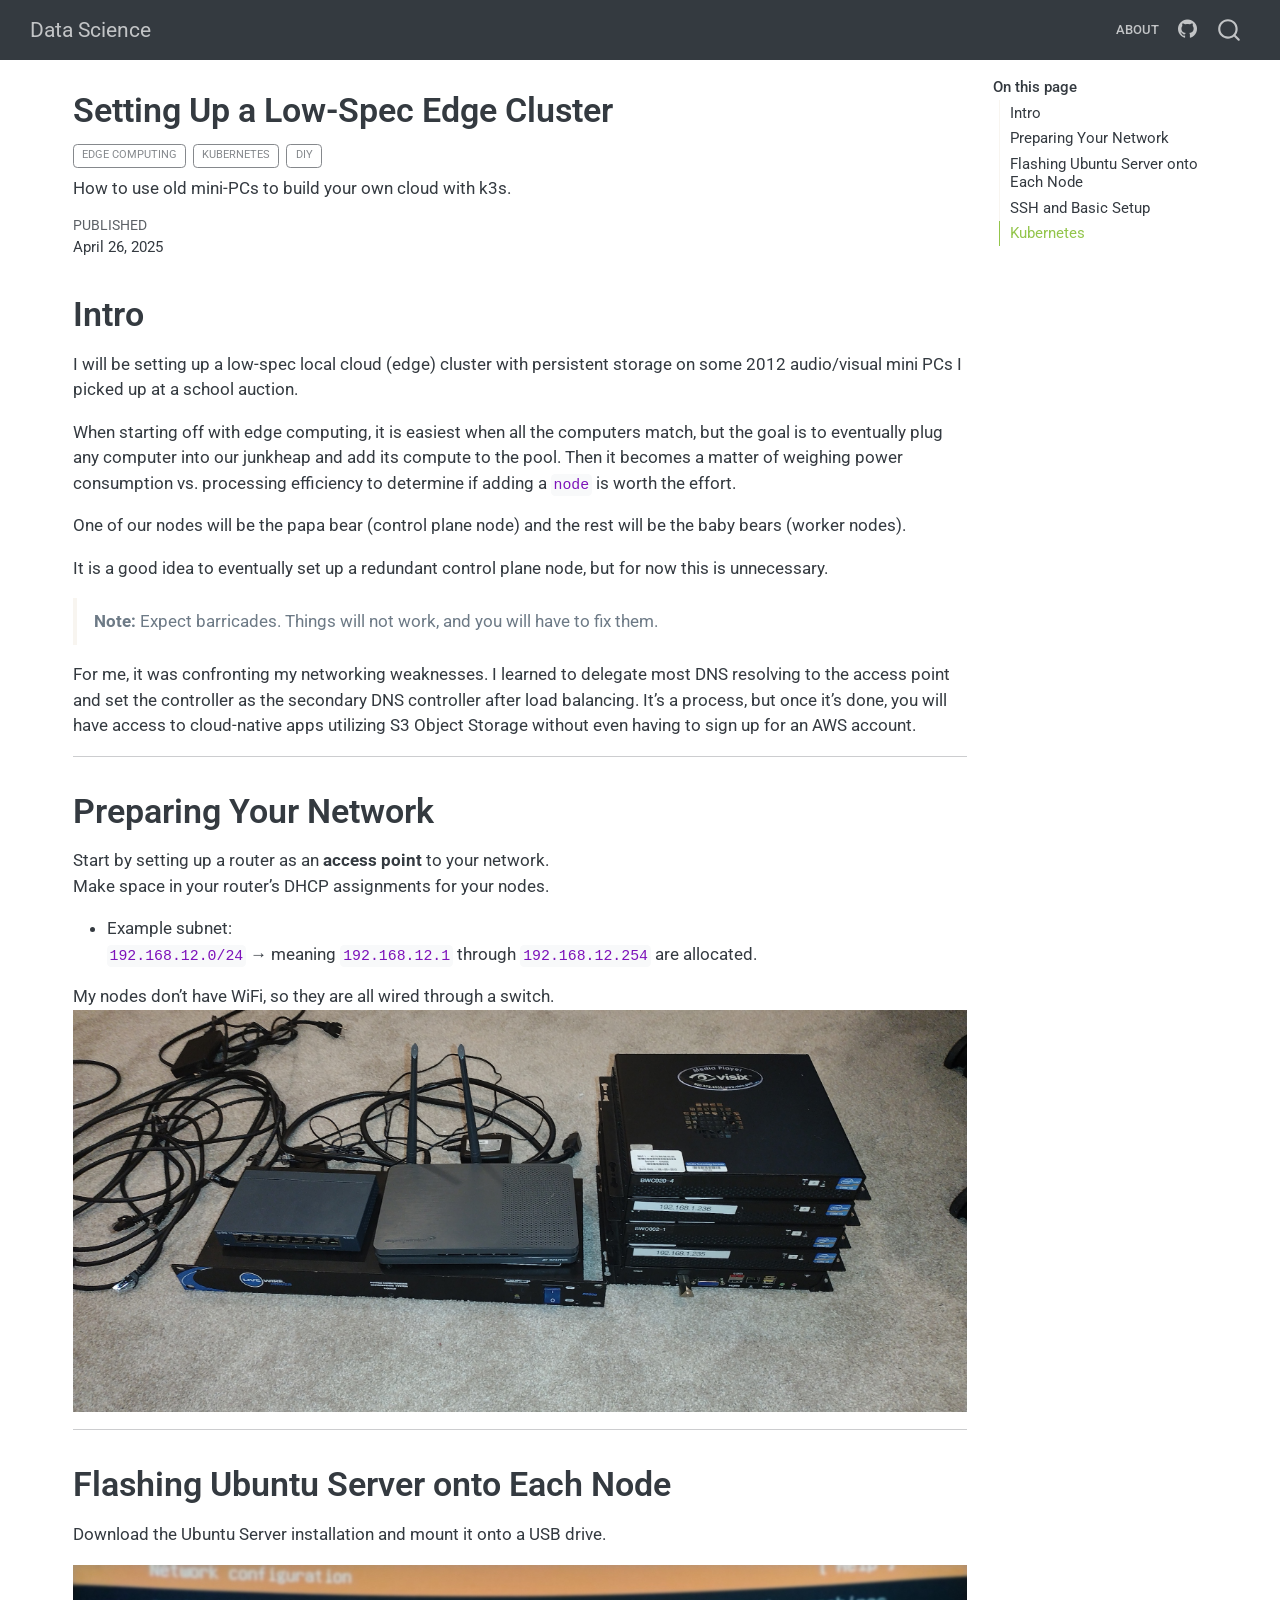
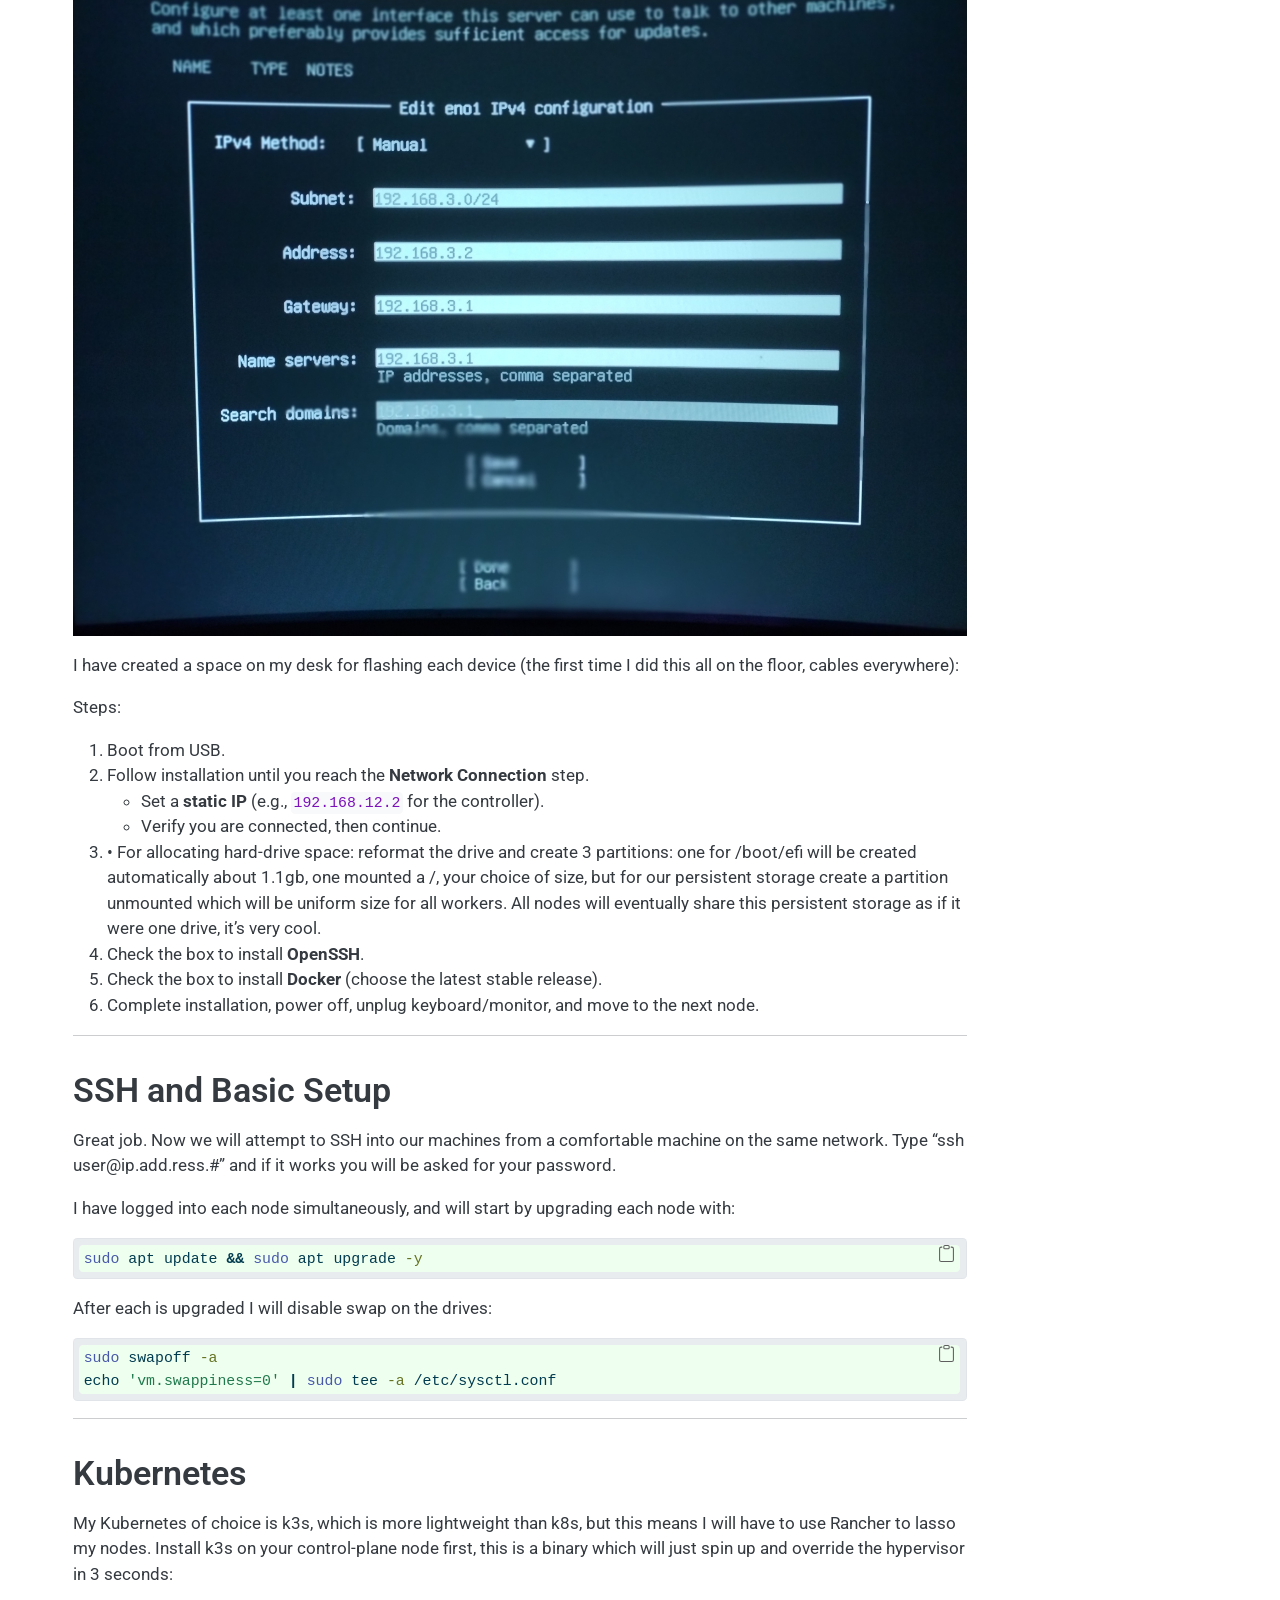
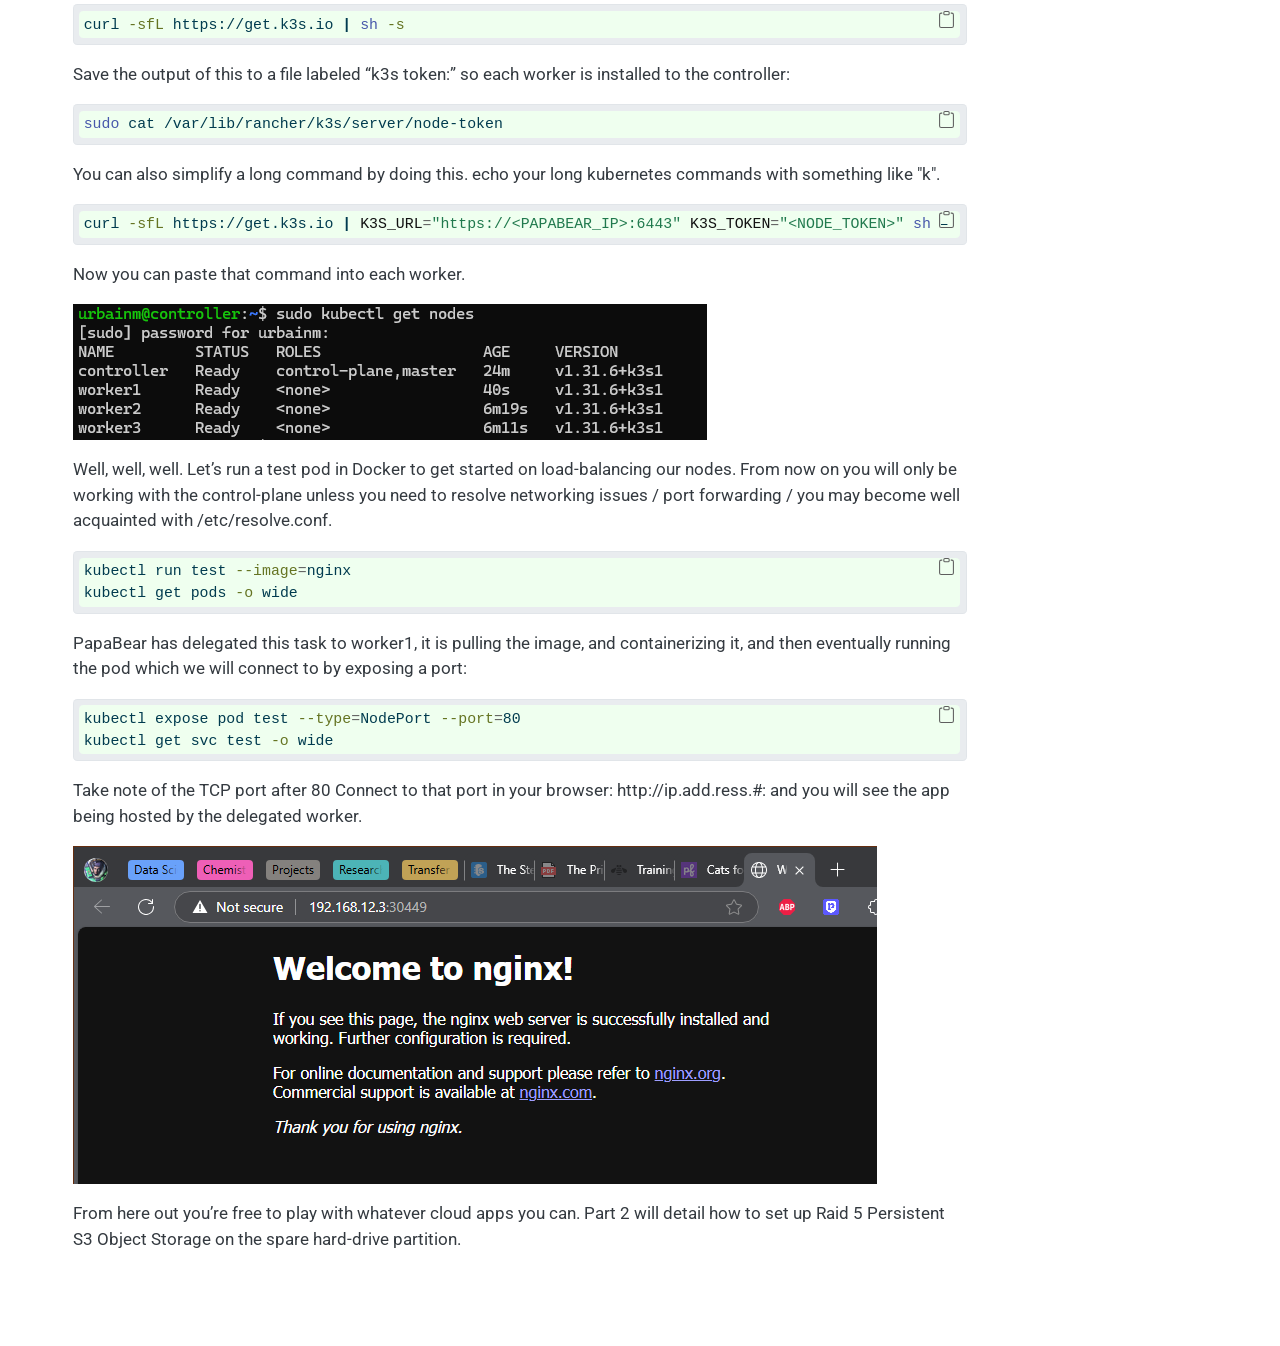
<file: docs/posts/localcloudsetup/index.html>
<!DOCTYPE html>
<html xmlns="http://www.w3.org/1999/xhtml" lang="en" xml:lang="en"><head>

<meta charset="utf-8">
<meta name="generator" content="quarto-1.6.43">

<meta name="viewport" content="width=device-width, initial-scale=1.0, user-scalable=yes">

<meta name="dcterms.date" content="2025-04-26">
<meta name="description" content="How to use old mini-PCs to build your own cloud with k3s.">

<title>Setting Up a Low-Spec Edge Cluster – Data Science</title>
<style>
code{white-space: pre-wrap;}
span.smallcaps{font-variant: small-caps;}
div.columns{display: flex; gap: min(4vw, 1.5em);}
div.column{flex: auto; overflow-x: auto;}
div.hanging-indent{margin-left: 1.5em; text-indent: -1.5em;}
ul.task-list{list-style: none;}
ul.task-list li input[type="checkbox"] {
  width: 0.8em;
  margin: 0 0.8em 0.2em -1em; /* quarto-specific, see https://github.com/quarto-dev/quarto-cli/issues/4556 */ 
  vertical-align: middle;
}
/* CSS for syntax highlighting */
pre > code.sourceCode { white-space: pre; position: relative; }
pre > code.sourceCode > span { line-height: 1.25; }
pre > code.sourceCode > span:empty { height: 1.2em; }
.sourceCode { overflow: visible; }
code.sourceCode > span { color: inherit; text-decoration: inherit; }
div.sourceCode { margin: 1em 0; }
pre.sourceCode { margin: 0; }
@media screen {
div.sourceCode { overflow: auto; }
}
@media print {
pre > code.sourceCode { white-space: pre-wrap; }
pre > code.sourceCode > span { display: inline-block; text-indent: -5em; padding-left: 5em; }
}
pre.numberSource code
  { counter-reset: source-line 0; }
pre.numberSource code > span
  { position: relative; left: -4em; counter-increment: source-line; }
pre.numberSource code > span > a:first-child::before
  { content: counter(source-line);
    position: relative; left: -1em; text-align: right; vertical-align: baseline;
    border: none; display: inline-block;
    -webkit-touch-callout: none; -webkit-user-select: none;
    -khtml-user-select: none; -moz-user-select: none;
    -ms-user-select: none; user-select: none;
    padding: 0 4px; width: 4em;
  }
pre.numberSource { margin-left: 3em;  padding-left: 4px; }
div.sourceCode
  {   }
@media screen {
pre > code.sourceCode > span > a:first-child::before { text-decoration: underline; }
}
</style>


<script src="../../site_libs/quarto-nav/quarto-nav.js"></script>
<script src="../../site_libs/quarto-nav/headroom.min.js"></script>
<script src="../../site_libs/clipboard/clipboard.min.js"></script>
<script src="../../site_libs/quarto-search/autocomplete.umd.js"></script>
<script src="../../site_libs/quarto-search/fuse.min.js"></script>
<script src="../../site_libs/quarto-search/quarto-search.js"></script>
<meta name="quarto:offset" content="../../">
<script src="../../site_libs/quarto-html/quarto.js"></script>
<script src="../../site_libs/quarto-html/popper.min.js"></script>
<script src="../../site_libs/quarto-html/tippy.umd.min.js"></script>
<script src="../../site_libs/quarto-html/anchor.min.js"></script>
<link href="../../site_libs/quarto-html/tippy.css" rel="stylesheet">
<link href="../../site_libs/quarto-html/quarto-syntax-highlighting-d4d76bf8491c20bad77d141916dc28e1.css" rel="stylesheet" id="quarto-text-highlighting-styles">
<script src="../../site_libs/bootstrap/bootstrap.min.js"></script>
<link href="../../site_libs/bootstrap/bootstrap-icons.css" rel="stylesheet">
<link href="../../site_libs/bootstrap/bootstrap-4ef06827ce76f75fd380d32053a70182.min.css" rel="stylesheet" append-hash="true" id="quarto-bootstrap" data-mode="light">
<script id="quarto-search-options" type="application/json">{
  "location": "navbar",
  "copy-button": false,
  "collapse-after": 3,
  "panel-placement": "end",
  "type": "overlay",
  "limit": 50,
  "keyboard-shortcut": [
    "f",
    "/",
    "s"
  ],
  "show-item-context": false,
  "language": {
    "search-no-results-text": "No results",
    "search-matching-documents-text": "matching documents",
    "search-copy-link-title": "Copy link to search",
    "search-hide-matches-text": "Hide additional matches",
    "search-more-match-text": "more match in this document",
    "search-more-matches-text": "more matches in this document",
    "search-clear-button-title": "Clear",
    "search-text-placeholder": "",
    "search-detached-cancel-button-title": "Cancel",
    "search-submit-button-title": "Submit",
    "search-label": "Search"
  }
}</script>


<link rel="stylesheet" href="../../styles.css">
</head>

<body class="nav-fixed">

<div id="quarto-search-results"></div>
  <header id="quarto-header" class="headroom fixed-top">
    <nav class="navbar navbar-expand-lg " data-bs-theme="dark">
      <div class="navbar-container container-fluid">
      <div class="navbar-brand-container mx-auto">
    <a class="navbar-brand" href="../../index.html">
    <span class="navbar-title">Data Science</span>
    </a>
  </div>
            <div id="quarto-search" class="" title="Search"></div>
          <button class="navbar-toggler" type="button" data-bs-toggle="collapse" data-bs-target="#navbarCollapse" aria-controls="navbarCollapse" role="menu" aria-expanded="false" aria-label="Toggle navigation" onclick="if (window.quartoToggleHeadroom) { window.quartoToggleHeadroom(); }">
  <span class="navbar-toggler-icon"></span>
</button>
          <div class="collapse navbar-collapse" id="navbarCollapse">
            <ul class="navbar-nav navbar-nav-scroll ms-auto">
  <li class="nav-item">
    <a class="nav-link" href="../../about.html"> 
<span class="menu-text">About</span></a>
  </li>  
  <li class="nav-item compact">
    <a class="nav-link" href="https://github.com/urbainm"> <i class="bi bi-github" role="img">
</i> 
<span class="menu-text"></span></a>
  </li>  
</ul>
          </div> <!-- /navcollapse -->
            <div class="quarto-navbar-tools">
</div>
      </div> <!-- /container-fluid -->
    </nav>
</header>
<!-- content -->
<div id="quarto-content" class="quarto-container page-columns page-rows-contents page-layout-full page-navbar">
<!-- sidebar -->
<!-- margin-sidebar -->
    <div id="quarto-margin-sidebar" class="sidebar margin-sidebar">
        <nav id="TOC" role="doc-toc" class="toc-active">
    <h2 id="toc-title">On this page</h2>
   
  <ul>
  <li><a href="#intro" id="toc-intro" class="nav-link active" data-scroll-target="#intro">Intro</a></li>
  <li><a href="#preparing-your-network" id="toc-preparing-your-network" class="nav-link" data-scroll-target="#preparing-your-network">Preparing Your Network</a></li>
  <li><a href="#flashing-ubuntu-server-onto-each-node" id="toc-flashing-ubuntu-server-onto-each-node" class="nav-link" data-scroll-target="#flashing-ubuntu-server-onto-each-node">Flashing Ubuntu Server onto Each Node</a></li>
  <li><a href="#ssh-and-basic-setup" id="toc-ssh-and-basic-setup" class="nav-link" data-scroll-target="#ssh-and-basic-setup">SSH and Basic Setup</a></li>
  <li><a href="#kubernetes" id="toc-kubernetes" class="nav-link" data-scroll-target="#kubernetes">Kubernetes</a></li>
  </ul>
</nav>
    </div>
<!-- main -->
<main class="content column-page-left" id="quarto-document-content">

<header id="title-block-header" class="quarto-title-block default">
<div class="quarto-title">
<h1 class="title">Setting Up a Low-Spec Edge Cluster</h1>
  <div class="quarto-categories">
    <div class="quarto-category">Edge Computing</div>
    <div class="quarto-category">Kubernetes</div>
    <div class="quarto-category">DIY</div>
  </div>
  </div>

<div>
  <div class="description">
    How to use old mini-PCs to build your own cloud with k3s.
  </div>
</div>


<div class="quarto-title-meta column-page-left">

    
    <div>
    <div class="quarto-title-meta-heading">Published</div>
    <div class="quarto-title-meta-contents">
      <p class="date">April 26, 2025</p>
    </div>
  </div>
  
    
  </div>
  


</header>


<section id="intro" class="level1">
<h1>Intro</h1>
<p>I will be setting up a low-spec local cloud (edge) cluster with persistent storage on some 2012 audio/visual mini PCs I picked up at a school auction.</p>
<p>When starting off with edge computing, it is easiest when all the computers match, but the goal is to eventually plug any computer into our junkheap and add its compute to the pool. Then it becomes a matter of weighing power consumption vs.&nbsp;processing efficiency to determine if adding a <code>node</code> is worth the effort.</p>
<p>One of our nodes will be the papa bear (control plane node) and the rest will be the baby bears (worker nodes).</p>
<p>It is a good idea to eventually set up a redundant control plane node, but for now this is unnecessary.</p>
<blockquote class="blockquote">
<p><strong>Note:</strong> Expect barricades. Things will not work, and you will have to fix them.</p>
</blockquote>
<p>For me, it was confronting my networking weaknesses. I learned to delegate most DNS resolving to the access point and set the controller as the secondary DNS controller after load balancing. It’s a process, but once it’s done, you will have access to cloud-native apps utilizing S3 Object Storage without even having to sign up for an AWS account.</p>
<hr>
</section>
<section id="preparing-your-network" class="level1">
<h1>Preparing Your Network</h1>
<p>Start by setting up a router as an <strong>access point</strong> to your network.<br>
Make space in your router’s DHCP assignments for your nodes.</p>
<ul>
<li>Example subnet:<br>
<code>192.168.12.0/24</code> → meaning <code>192.168.12.1</code> through <code>192.168.12.254</code> are allocated.</li>
</ul>
<p>My nodes don’t have WiFi, so they are all wired through a switch. <img src="cluster1.jpg" class="img-fluid"></p>
<hr>
</section>
<section id="flashing-ubuntu-server-onto-each-node" class="level1">
<h1>Flashing Ubuntu Server onto Each Node</h1>
<p>Download the Ubuntu Server installation and mount it onto a USB drive.</p>
<p><img src="ubuntusetup.jpg" class="img-fluid"></p>
<p>I have created a space on my desk for flashing each device (the first time I did this all on the floor, cables everywhere):</p>
<p>Steps:</p>
<ol type="1">
<li>Boot from USB.</li>
<li>Follow installation until you reach the <strong>Network Connection</strong> step.
<ul>
<li>Set a <strong>static IP</strong> (e.g., <code>192.168.12.2</code> for the controller).</li>
<li>Verify you are connected, then continue.</li>
</ul></li>
<li>• For allocating hard-drive space: reformat the drive and create 3 partitions: one for /boot/efi will be created automatically about 1.1gb, one mounted a /, your choice of size, but for our persistent storage create a partition unmounted which will be uniform size for all workers. All nodes will eventually share this persistent storage as if it were one drive, it’s very cool.</li>
<li>Check the box to install <strong>OpenSSH</strong>.</li>
<li>Check the box to install <strong>Docker</strong> (choose the latest stable release).</li>
<li>Complete installation, power off, unplug keyboard/monitor, and move to the next node.</li>
</ol>
<hr>
</section>
<section id="ssh-and-basic-setup" class="level1">
<h1>SSH and Basic Setup</h1>
<p>Great job. Now we will attempt to SSH into our machines from a comfortable machine on the same network. Type “ssh user@ip.add.ress.#” and if it works you will be asked for your password.</p>
<p>I have logged into each node simultaneously, and will start by upgrading each node with:</p>
<div class="sourceCode" id="cb1"><pre class="sourceCode bash code-with-copy"><code class="sourceCode bash"><span id="cb1-1"><a href="#cb1-1" aria-hidden="true" tabindex="-1"></a><span class="fu">sudo</span> apt update <span class="kw">&amp;&amp;</span> <span class="fu">sudo</span> apt upgrade <span class="at">-y</span></span></code><button title="Copy to Clipboard" class="code-copy-button"><i class="bi"></i></button></pre></div>
<p>After each is upgraded I will disable swap on the drives:</p>
<div class="sourceCode" id="cb2"><pre class="sourceCode bash code-with-copy"><code class="sourceCode bash"><span id="cb2-1"><a href="#cb2-1" aria-hidden="true" tabindex="-1"></a><span class="fu">sudo</span> swapoff <span class="at">-a</span></span>
<span id="cb2-2"><a href="#cb2-2" aria-hidden="true" tabindex="-1"></a><span class="bu">echo</span> <span class="st">'vm.swappiness=0'</span> <span class="kw">|</span> <span class="fu">sudo</span> tee <span class="at">-a</span> /etc/sysctl.conf</span></code><button title="Copy to Clipboard" class="code-copy-button"><i class="bi"></i></button></pre></div>
<hr>
</section>
<section id="kubernetes" class="level1">
<h1>Kubernetes</h1>
<p>My Kubernetes of choice is k3s, which is more lightweight than k8s, but this means I will have to use Rancher to lasso my nodes. Install k3s on your control-plane node first, this is a binary which will just spin up and override the hypervisor in 3 seconds:</p>
<div class="sourceCode" id="cb3"><pre class="sourceCode bash code-with-copy"><code class="sourceCode bash"><span id="cb3-1"><a href="#cb3-1" aria-hidden="true" tabindex="-1"></a><span class="ex">curl</span> <span class="at">-sfL</span> https://get.k3s.io <span class="kw">|</span> <span class="fu">sh</span> <span class="at">-s</span></span></code><button title="Copy to Clipboard" class="code-copy-button"><i class="bi"></i></button></pre></div>
<p>Save the output of this to a file labeled “k3s token:” so each worker is installed to the controller:</p>
<div class="sourceCode" id="cb4"><pre class="sourceCode bash code-with-copy"><code class="sourceCode bash"><span id="cb4-1"><a href="#cb4-1" aria-hidden="true" tabindex="-1"></a><span class="fu">sudo</span> cat /var/lib/rancher/k3s/server/node-token</span></code><button title="Copy to Clipboard" class="code-copy-button"><i class="bi"></i></button></pre></div>
<p>You can also simplify a long command by doing this.   echo your long kubernetes commands with something like "k".</p>
<div class="sourceCode" id="cb5"><pre class="sourceCode bash code-with-copy"><code class="sourceCode bash"><span id="cb5-1"><a href="#cb5-1" aria-hidden="true" tabindex="-1"></a><span class="ex">curl</span> <span class="at">-sfL</span> https://get.k3s.io <span class="kw">|</span> <span class="va">K3S_URL</span><span class="op">=</span><span class="st">"https://&lt;PAPABEAR_IP&gt;:6443"</span> <span class="va">K3S_TOKEN</span><span class="op">=</span><span class="st">"&lt;NODE_TOKEN&gt;"</span> <span class="fu">sh</span> –</span></code><button title="Copy to Clipboard" class="code-copy-button"><i class="bi"></i></button></pre></div>
<p>Now you can paste that command into each worker.</p>
<p><img src="getnodes.png" class="img-fluid"></p>
<p>Well, well, well. Let’s run a test pod in Docker to get started on load-balancing our nodes. From now on you will only be working with the control-plane unless you need to resolve networking issues / port forwarding / you may become well acquainted with /etc/resolve.conf.</p>
<div class="sourceCode" id="cb6"><pre class="sourceCode bash code-with-copy"><code class="sourceCode bash"><span id="cb6-1"><a href="#cb6-1" aria-hidden="true" tabindex="-1"></a><span class="ex">kubectl</span> run test <span class="at">--image</span><span class="op">=</span>nginx</span>
<span id="cb6-2"><a href="#cb6-2" aria-hidden="true" tabindex="-1"></a><span class="ex">kubectl</span> get pods <span class="at">-o</span> wide</span></code><button title="Copy to Clipboard" class="code-copy-button"><i class="bi"></i></button></pre></div>
<p>PapaBear has delegated this task to worker1, it is pulling the image, and containerizing it, and then eventually running the pod which we will connect to by exposing a port:</p>
<div class="sourceCode" id="cb7"><pre class="sourceCode bash code-with-copy"><code class="sourceCode bash"><span id="cb7-1"><a href="#cb7-1" aria-hidden="true" tabindex="-1"></a><span class="ex">kubectl</span> expose pod test <span class="at">--type</span><span class="op">=</span>NodePort <span class="at">--port</span><span class="op">=</span>80</span>
<span id="cb7-2"><a href="#cb7-2" aria-hidden="true" tabindex="-1"></a><span class="ex">kubectl</span> get svc test <span class="at">-o</span> wide</span></code><button title="Copy to Clipboard" class="code-copy-button"><i class="bi"></i></button></pre></div>
<p>Take note of the TCP port after 80 Connect to that port in your browser: http://ip.add.ress.#:<port> and you will see the app being hosted by the delegated worker.</port></p>
<p><img src="nginx.png" class="img-fluid"></p>
<p>From here out you’re free to play with whatever cloud apps you can. Part 2 will detail how to set up Raid 5 Persistent S3 Object Storage on the spare hard-drive partition.</p>


</section>

</main> <!-- /main -->
<script id="quarto-html-after-body" type="application/javascript">
window.document.addEventListener("DOMContentLoaded", function (event) {
  const toggleBodyColorMode = (bsSheetEl) => {
    const mode = bsSheetEl.getAttribute("data-mode");
    const bodyEl = window.document.querySelector("body");
    if (mode === "dark") {
      bodyEl.classList.add("quarto-dark");
      bodyEl.classList.remove("quarto-light");
    } else {
      bodyEl.classList.add("quarto-light");
      bodyEl.classList.remove("quarto-dark");
    }
  }
  const toggleBodyColorPrimary = () => {
    const bsSheetEl = window.document.querySelector("link#quarto-bootstrap");
    if (bsSheetEl) {
      toggleBodyColorMode(bsSheetEl);
    }
  }
  toggleBodyColorPrimary();  
  const icon = "";
  const anchorJS = new window.AnchorJS();
  anchorJS.options = {
    placement: 'right',
    icon: icon
  };
  anchorJS.add('.anchored');
  const isCodeAnnotation = (el) => {
    for (const clz of el.classList) {
      if (clz.startsWith('code-annotation-')) {                     
        return true;
      }
    }
    return false;
  }
  const onCopySuccess = function(e) {
    // button target
    const button = e.trigger;
    // don't keep focus
    button.blur();
    // flash "checked"
    button.classList.add('code-copy-button-checked');
    var currentTitle = button.getAttribute("title");
    button.setAttribute("title", "Copied!");
    let tooltip;
    if (window.bootstrap) {
      button.setAttribute("data-bs-toggle", "tooltip");
      button.setAttribute("data-bs-placement", "left");
      button.setAttribute("data-bs-title", "Copied!");
      tooltip = new bootstrap.Tooltip(button, 
        { trigger: "manual", 
          customClass: "code-copy-button-tooltip",
          offset: [0, -8]});
      tooltip.show();    
    }
    setTimeout(function() {
      if (tooltip) {
        tooltip.hide();
        button.removeAttribute("data-bs-title");
        button.removeAttribute("data-bs-toggle");
        button.removeAttribute("data-bs-placement");
      }
      button.setAttribute("title", currentTitle);
      button.classList.remove('code-copy-button-checked');
    }, 1000);
    // clear code selection
    e.clearSelection();
  }
  const getTextToCopy = function(trigger) {
      const codeEl = trigger.previousElementSibling.cloneNode(true);
      for (const childEl of codeEl.children) {
        if (isCodeAnnotation(childEl)) {
          childEl.remove();
        }
      }
      return codeEl.innerText;
  }
  const clipboard = new window.ClipboardJS('.code-copy-button:not([data-in-quarto-modal])', {
    text: getTextToCopy
  });
  clipboard.on('success', onCopySuccess);
  if (window.document.getElementById('quarto-embedded-source-code-modal')) {
    const clipboardModal = new window.ClipboardJS('.code-copy-button[data-in-quarto-modal]', {
      text: getTextToCopy,
      container: window.document.getElementById('quarto-embedded-source-code-modal')
    });
    clipboardModal.on('success', onCopySuccess);
  }
    var localhostRegex = new RegExp(/^(?:http|https):\/\/localhost\:?[0-9]*\//);
    var mailtoRegex = new RegExp(/^mailto:/);
      var filterRegex = new RegExp('/' + window.location.host + '/');
    var isInternal = (href) => {
        return filterRegex.test(href) || localhostRegex.test(href) || mailtoRegex.test(href);
    }
    // Inspect non-navigation links and adorn them if external
 	var links = window.document.querySelectorAll('a[href]:not(.nav-link):not(.navbar-brand):not(.toc-action):not(.sidebar-link):not(.sidebar-item-toggle):not(.pagination-link):not(.no-external):not([aria-hidden]):not(.dropdown-item):not(.quarto-navigation-tool):not(.about-link)');
    for (var i=0; i<links.length; i++) {
      const link = links[i];
      if (!isInternal(link.href)) {
        // undo the damage that might have been done by quarto-nav.js in the case of
        // links that we want to consider external
        if (link.dataset.originalHref !== undefined) {
          link.href = link.dataset.originalHref;
        }
      }
    }
  function tippyHover(el, contentFn, onTriggerFn, onUntriggerFn) {
    const config = {
      allowHTML: true,
      maxWidth: 500,
      delay: 100,
      arrow: false,
      appendTo: function(el) {
          return el.parentElement;
      },
      interactive: true,
      interactiveBorder: 10,
      theme: 'quarto',
      placement: 'bottom-start',
    };
    if (contentFn) {
      config.content = contentFn;
    }
    if (onTriggerFn) {
      config.onTrigger = onTriggerFn;
    }
    if (onUntriggerFn) {
      config.onUntrigger = onUntriggerFn;
    }
    window.tippy(el, config); 
  }
  const noterefs = window.document.querySelectorAll('a[role="doc-noteref"]');
  for (var i=0; i<noterefs.length; i++) {
    const ref = noterefs[i];
    tippyHover(ref, function() {
      // use id or data attribute instead here
      let href = ref.getAttribute('data-footnote-href') || ref.getAttribute('href');
      try { href = new URL(href).hash; } catch {}
      const id = href.replace(/^#\/?/, "");
      const note = window.document.getElementById(id);
      if (note) {
        return note.innerHTML;
      } else {
        return "";
      }
    });
  }
  const xrefs = window.document.querySelectorAll('a.quarto-xref');
  const processXRef = (id, note) => {
    // Strip column container classes
    const stripColumnClz = (el) => {
      el.classList.remove("page-full", "page-columns");
      if (el.children) {
        for (const child of el.children) {
          stripColumnClz(child);
        }
      }
    }
    stripColumnClz(note)
    if (id === null || id.startsWith('sec-')) {
      // Special case sections, only their first couple elements
      const container = document.createElement("div");
      if (note.children && note.children.length > 2) {
        container.appendChild(note.children[0].cloneNode(true));
        for (let i = 1; i < note.children.length; i++) {
          const child = note.children[i];
          if (child.tagName === "P" && child.innerText === "") {
            continue;
          } else {
            container.appendChild(child.cloneNode(true));
            break;
          }
        }
        if (window.Quarto?.typesetMath) {
          window.Quarto.typesetMath(container);
        }
        return container.innerHTML
      } else {
        if (window.Quarto?.typesetMath) {
          window.Quarto.typesetMath(note);
        }
        return note.innerHTML;
      }
    } else {
      // Remove any anchor links if they are present
      const anchorLink = note.querySelector('a.anchorjs-link');
      if (anchorLink) {
        anchorLink.remove();
      }
      if (window.Quarto?.typesetMath) {
        window.Quarto.typesetMath(note);
      }
      if (note.classList.contains("callout")) {
        return note.outerHTML;
      } else {
        return note.innerHTML;
      }
    }
  }
  for (var i=0; i<xrefs.length; i++) {
    const xref = xrefs[i];
    tippyHover(xref, undefined, function(instance) {
      instance.disable();
      let url = xref.getAttribute('href');
      let hash = undefined; 
      if (url.startsWith('#')) {
        hash = url;
      } else {
        try { hash = new URL(url).hash; } catch {}
      }
      if (hash) {
        const id = hash.replace(/^#\/?/, "");
        const note = window.document.getElementById(id);
        if (note !== null) {
          try {
            const html = processXRef(id, note.cloneNode(true));
            instance.setContent(html);
          } finally {
            instance.enable();
            instance.show();
          }
        } else {
          // See if we can fetch this
          fetch(url.split('#')[0])
          .then(res => res.text())
          .then(html => {
            const parser = new DOMParser();
            const htmlDoc = parser.parseFromString(html, "text/html");
            const note = htmlDoc.getElementById(id);
            if (note !== null) {
              const html = processXRef(id, note);
              instance.setContent(html);
            } 
          }).finally(() => {
            instance.enable();
            instance.show();
          });
        }
      } else {
        // See if we can fetch a full url (with no hash to target)
        // This is a special case and we should probably do some content thinning / targeting
        fetch(url)
        .then(res => res.text())
        .then(html => {
          const parser = new DOMParser();
          const htmlDoc = parser.parseFromString(html, "text/html");
          const note = htmlDoc.querySelector('main.content');
          if (note !== null) {
            // This should only happen for chapter cross references
            // (since there is no id in the URL)
            // remove the first header
            if (note.children.length > 0 && note.children[0].tagName === "HEADER") {
              note.children[0].remove();
            }
            const html = processXRef(null, note);
            instance.setContent(html);
          } 
        }).finally(() => {
          instance.enable();
          instance.show();
        });
      }
    }, function(instance) {
    });
  }
      let selectedAnnoteEl;
      const selectorForAnnotation = ( cell, annotation) => {
        let cellAttr = 'data-code-cell="' + cell + '"';
        let lineAttr = 'data-code-annotation="' +  annotation + '"';
        const selector = 'span[' + cellAttr + '][' + lineAttr + ']';
        return selector;
      }
      const selectCodeLines = (annoteEl) => {
        const doc = window.document;
        const targetCell = annoteEl.getAttribute("data-target-cell");
        const targetAnnotation = annoteEl.getAttribute("data-target-annotation");
        const annoteSpan = window.document.querySelector(selectorForAnnotation(targetCell, targetAnnotation));
        const lines = annoteSpan.getAttribute("data-code-lines").split(",");
        const lineIds = lines.map((line) => {
          return targetCell + "-" + line;
        })
        let top = null;
        let height = null;
        let parent = null;
        if (lineIds.length > 0) {
            //compute the position of the single el (top and bottom and make a div)
            const el = window.document.getElementById(lineIds[0]);
            top = el.offsetTop;
            height = el.offsetHeight;
            parent = el.parentElement.parentElement;
          if (lineIds.length > 1) {
            const lastEl = window.document.getElementById(lineIds[lineIds.length - 1]);
            const bottom = lastEl.offsetTop + lastEl.offsetHeight;
            height = bottom - top;
          }
          if (top !== null && height !== null && parent !== null) {
            // cook up a div (if necessary) and position it 
            let div = window.document.getElementById("code-annotation-line-highlight");
            if (div === null) {
              div = window.document.createElement("div");
              div.setAttribute("id", "code-annotation-line-highlight");
              div.style.position = 'absolute';
              parent.appendChild(div);
            }
            div.style.top = top - 2 + "px";
            div.style.height = height + 4 + "px";
            div.style.left = 0;
            let gutterDiv = window.document.getElementById("code-annotation-line-highlight-gutter");
            if (gutterDiv === null) {
              gutterDiv = window.document.createElement("div");
              gutterDiv.setAttribute("id", "code-annotation-line-highlight-gutter");
              gutterDiv.style.position = 'absolute';
              const codeCell = window.document.getElementById(targetCell);
              const gutter = codeCell.querySelector('.code-annotation-gutter');
              gutter.appendChild(gutterDiv);
            }
            gutterDiv.style.top = top - 2 + "px";
            gutterDiv.style.height = height + 4 + "px";
          }
          selectedAnnoteEl = annoteEl;
        }
      };
      const unselectCodeLines = () => {
        const elementsIds = ["code-annotation-line-highlight", "code-annotation-line-highlight-gutter"];
        elementsIds.forEach((elId) => {
          const div = window.document.getElementById(elId);
          if (div) {
            div.remove();
          }
        });
        selectedAnnoteEl = undefined;
      };
        // Handle positioning of the toggle
    window.addEventListener(
      "resize",
      throttle(() => {
        elRect = undefined;
        if (selectedAnnoteEl) {
          selectCodeLines(selectedAnnoteEl);
        }
      }, 10)
    );
    function throttle(fn, ms) {
    let throttle = false;
    let timer;
      return (...args) => {
        if(!throttle) { // first call gets through
            fn.apply(this, args);
            throttle = true;
        } else { // all the others get throttled
            if(timer) clearTimeout(timer); // cancel #2
            timer = setTimeout(() => {
              fn.apply(this, args);
              timer = throttle = false;
            }, ms);
        }
      };
    }
      // Attach click handler to the DT
      const annoteDls = window.document.querySelectorAll('dt[data-target-cell]');
      for (const annoteDlNode of annoteDls) {
        annoteDlNode.addEventListener('click', (event) => {
          const clickedEl = event.target;
          if (clickedEl !== selectedAnnoteEl) {
            unselectCodeLines();
            const activeEl = window.document.querySelector('dt[data-target-cell].code-annotation-active');
            if (activeEl) {
              activeEl.classList.remove('code-annotation-active');
            }
            selectCodeLines(clickedEl);
            clickedEl.classList.add('code-annotation-active');
          } else {
            // Unselect the line
            unselectCodeLines();
            clickedEl.classList.remove('code-annotation-active');
          }
        });
      }
  const findCites = (el) => {
    const parentEl = el.parentElement;
    if (parentEl) {
      const cites = parentEl.dataset.cites;
      if (cites) {
        return {
          el,
          cites: cites.split(' ')
        };
      } else {
        return findCites(el.parentElement)
      }
    } else {
      return undefined;
    }
  };
  var bibliorefs = window.document.querySelectorAll('a[role="doc-biblioref"]');
  for (var i=0; i<bibliorefs.length; i++) {
    const ref = bibliorefs[i];
    const citeInfo = findCites(ref);
    if (citeInfo) {
      tippyHover(citeInfo.el, function() {
        var popup = window.document.createElement('div');
        citeInfo.cites.forEach(function(cite) {
          var citeDiv = window.document.createElement('div');
          citeDiv.classList.add('hanging-indent');
          citeDiv.classList.add('csl-entry');
          var biblioDiv = window.document.getElementById('ref-' + cite);
          if (biblioDiv) {
            citeDiv.innerHTML = biblioDiv.innerHTML;
          }
          popup.appendChild(citeDiv);
        });
        return popup.innerHTML;
      });
    }
  }
});
</script>
</div> <!-- /content -->




</body></html>
</file>
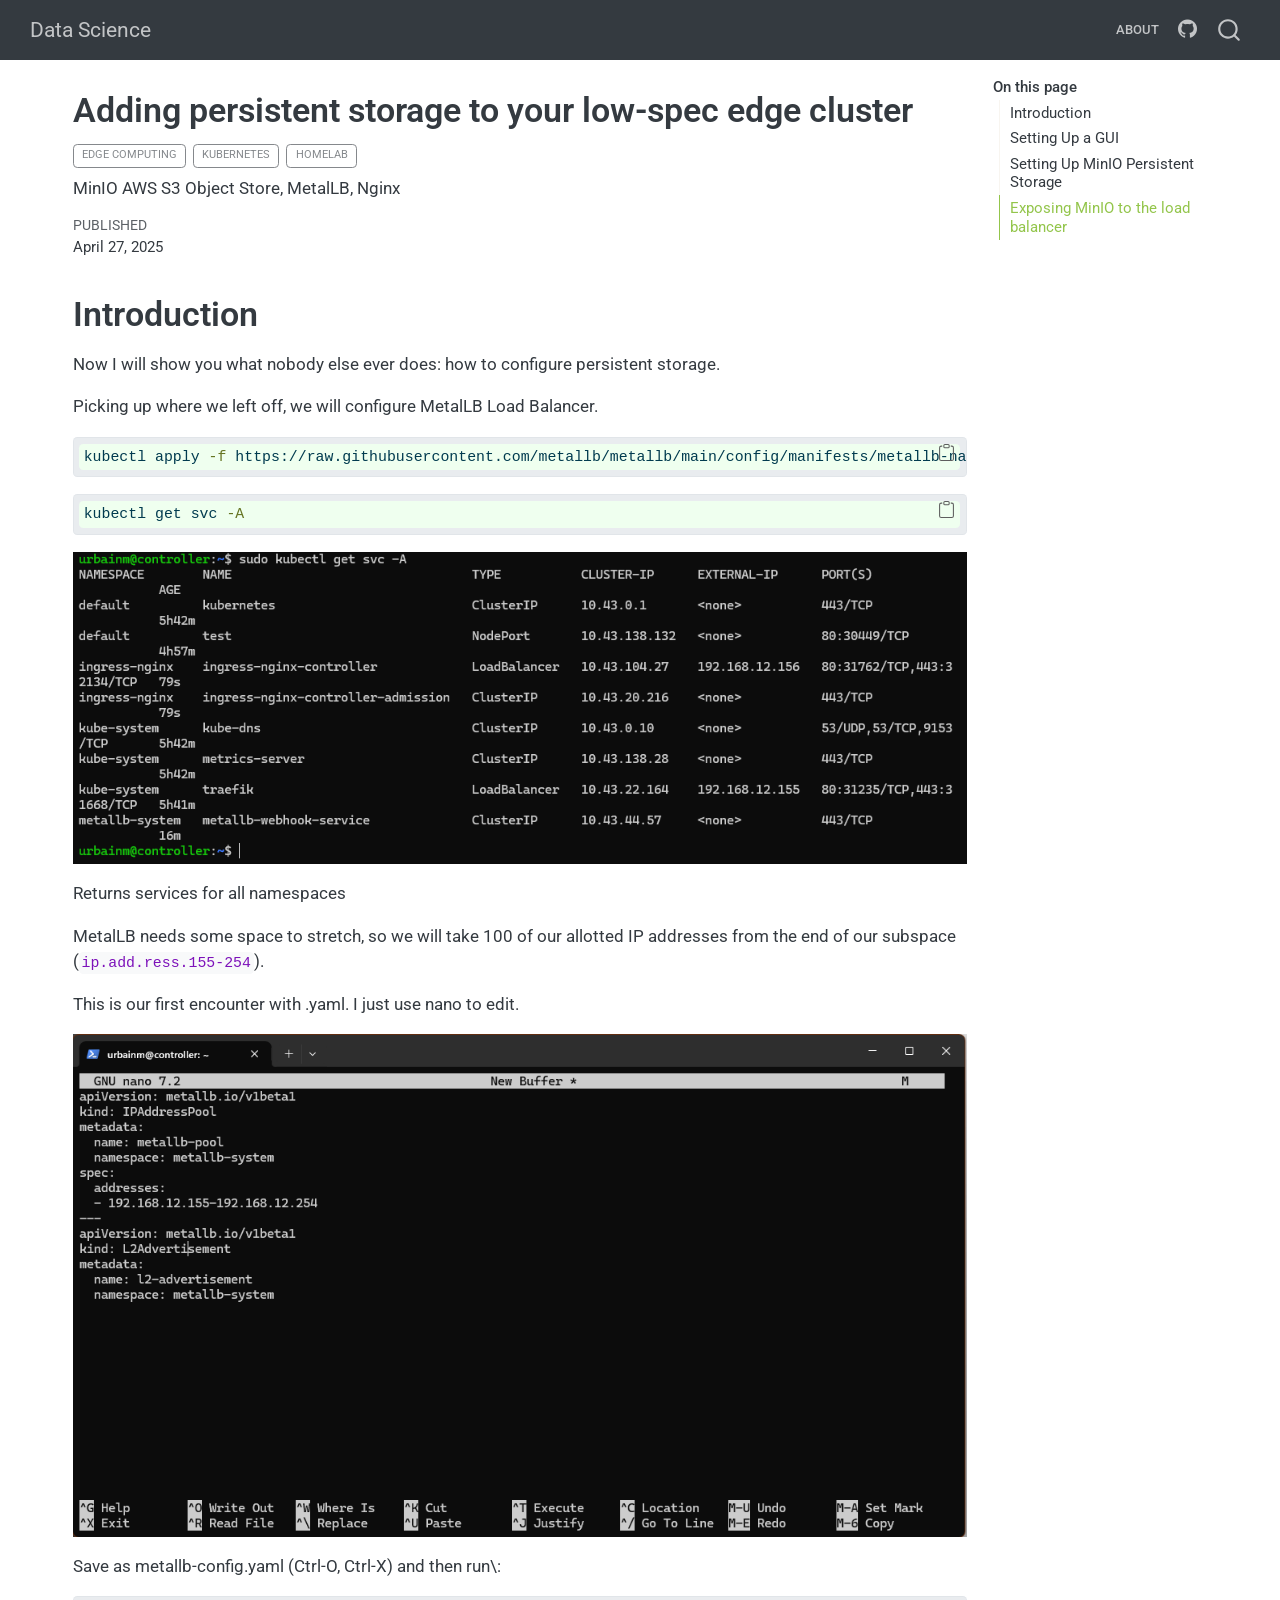
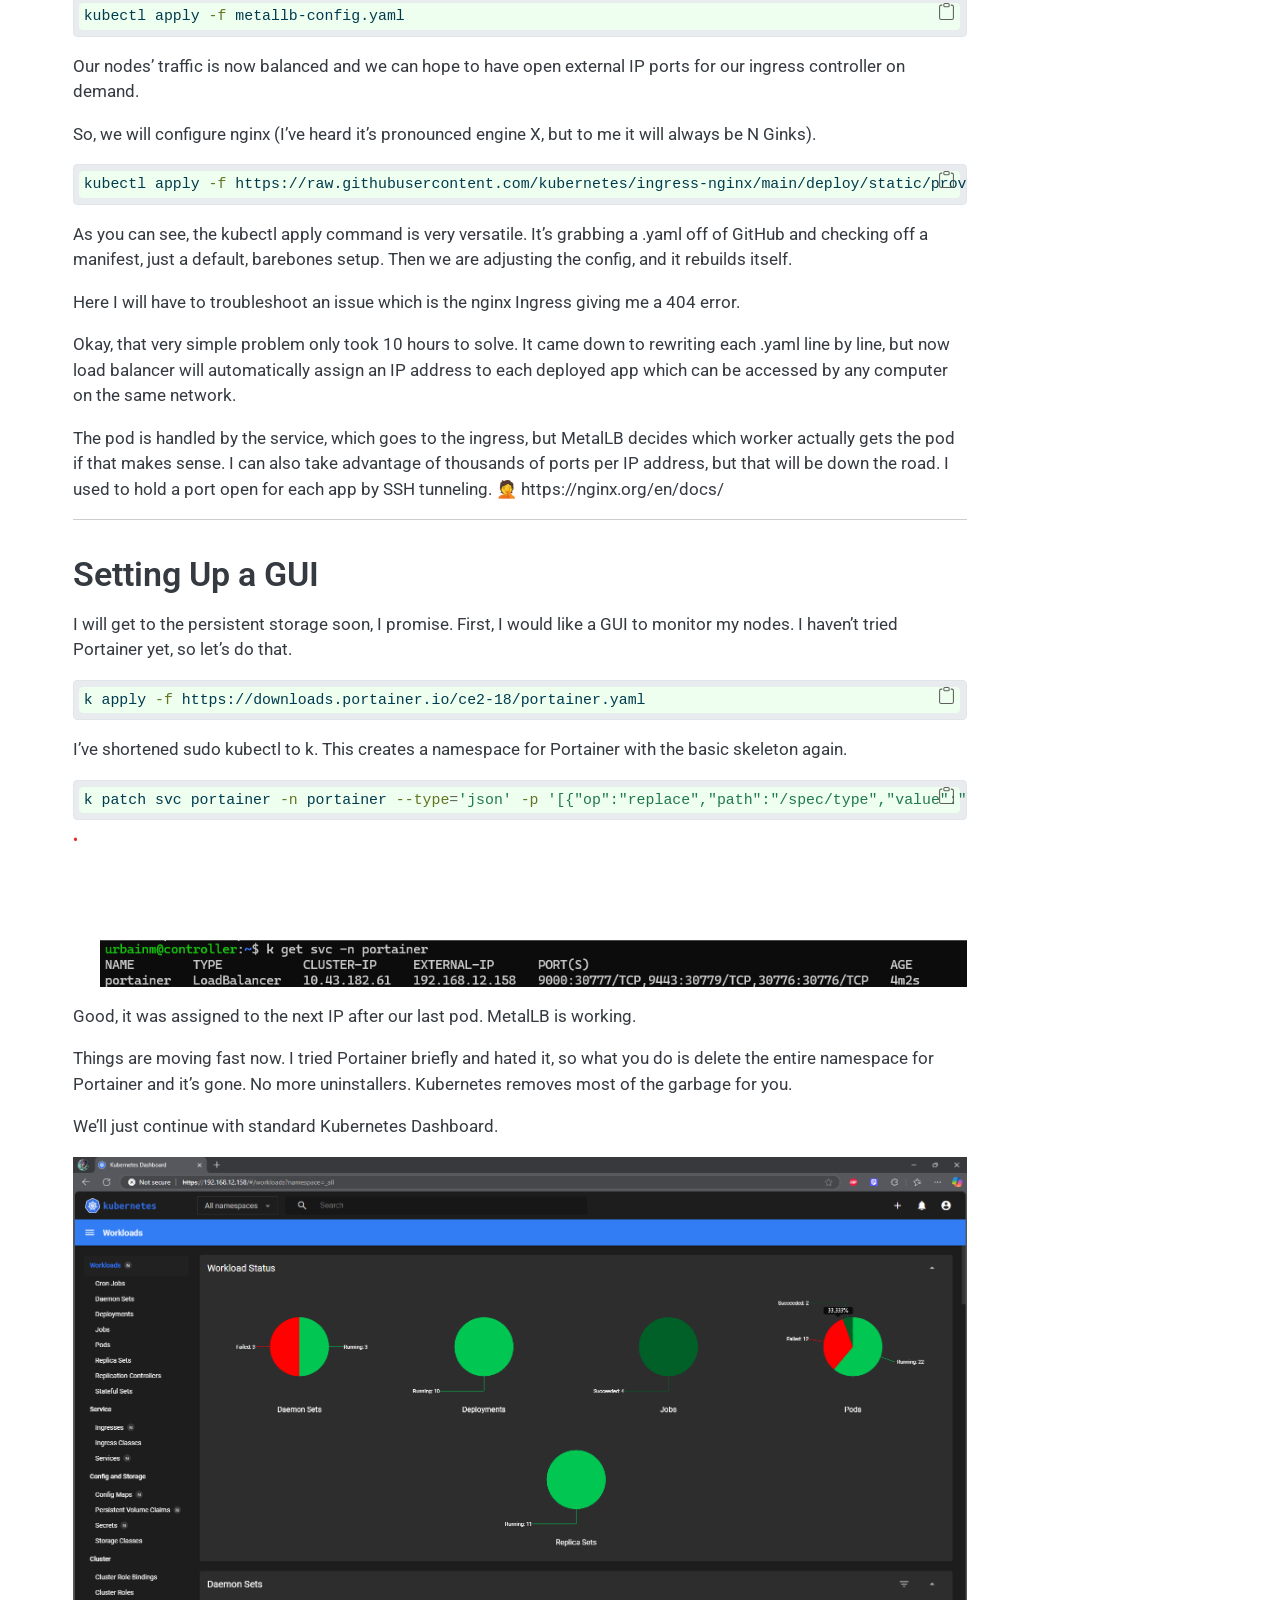
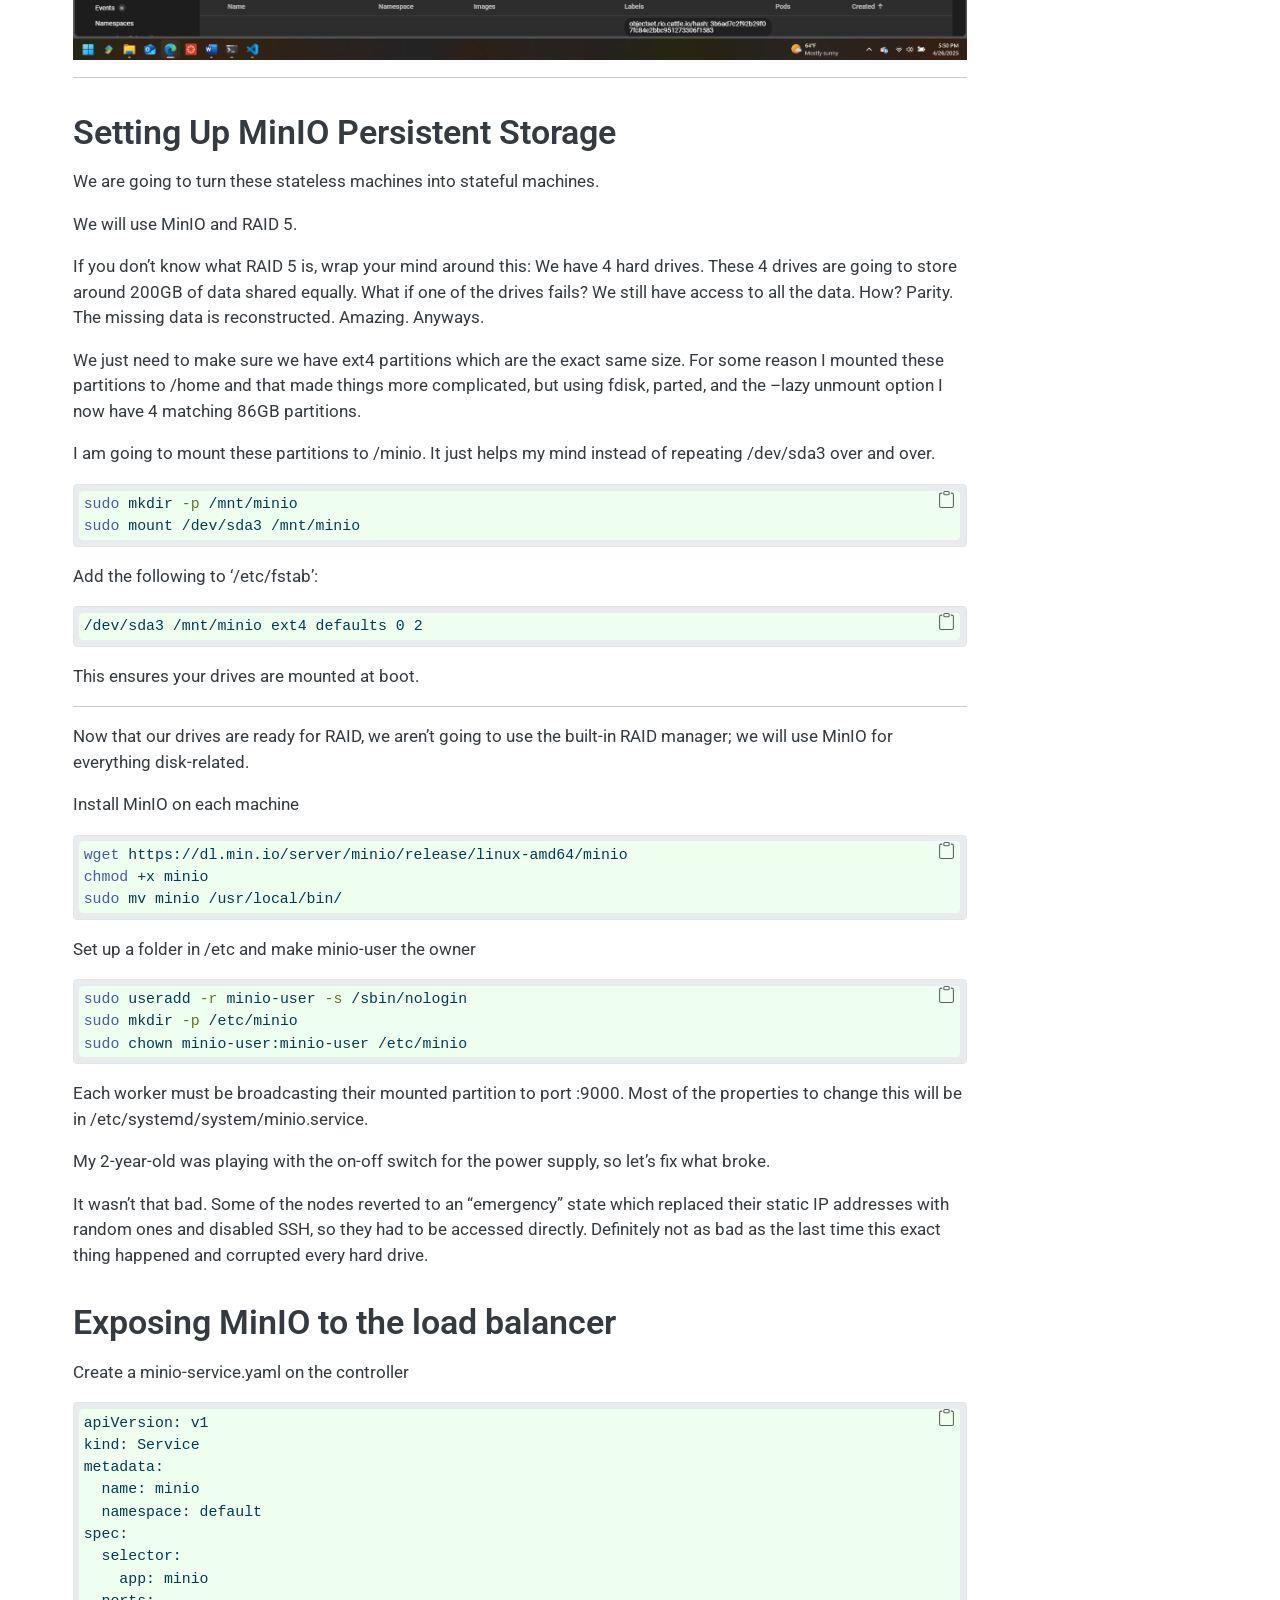
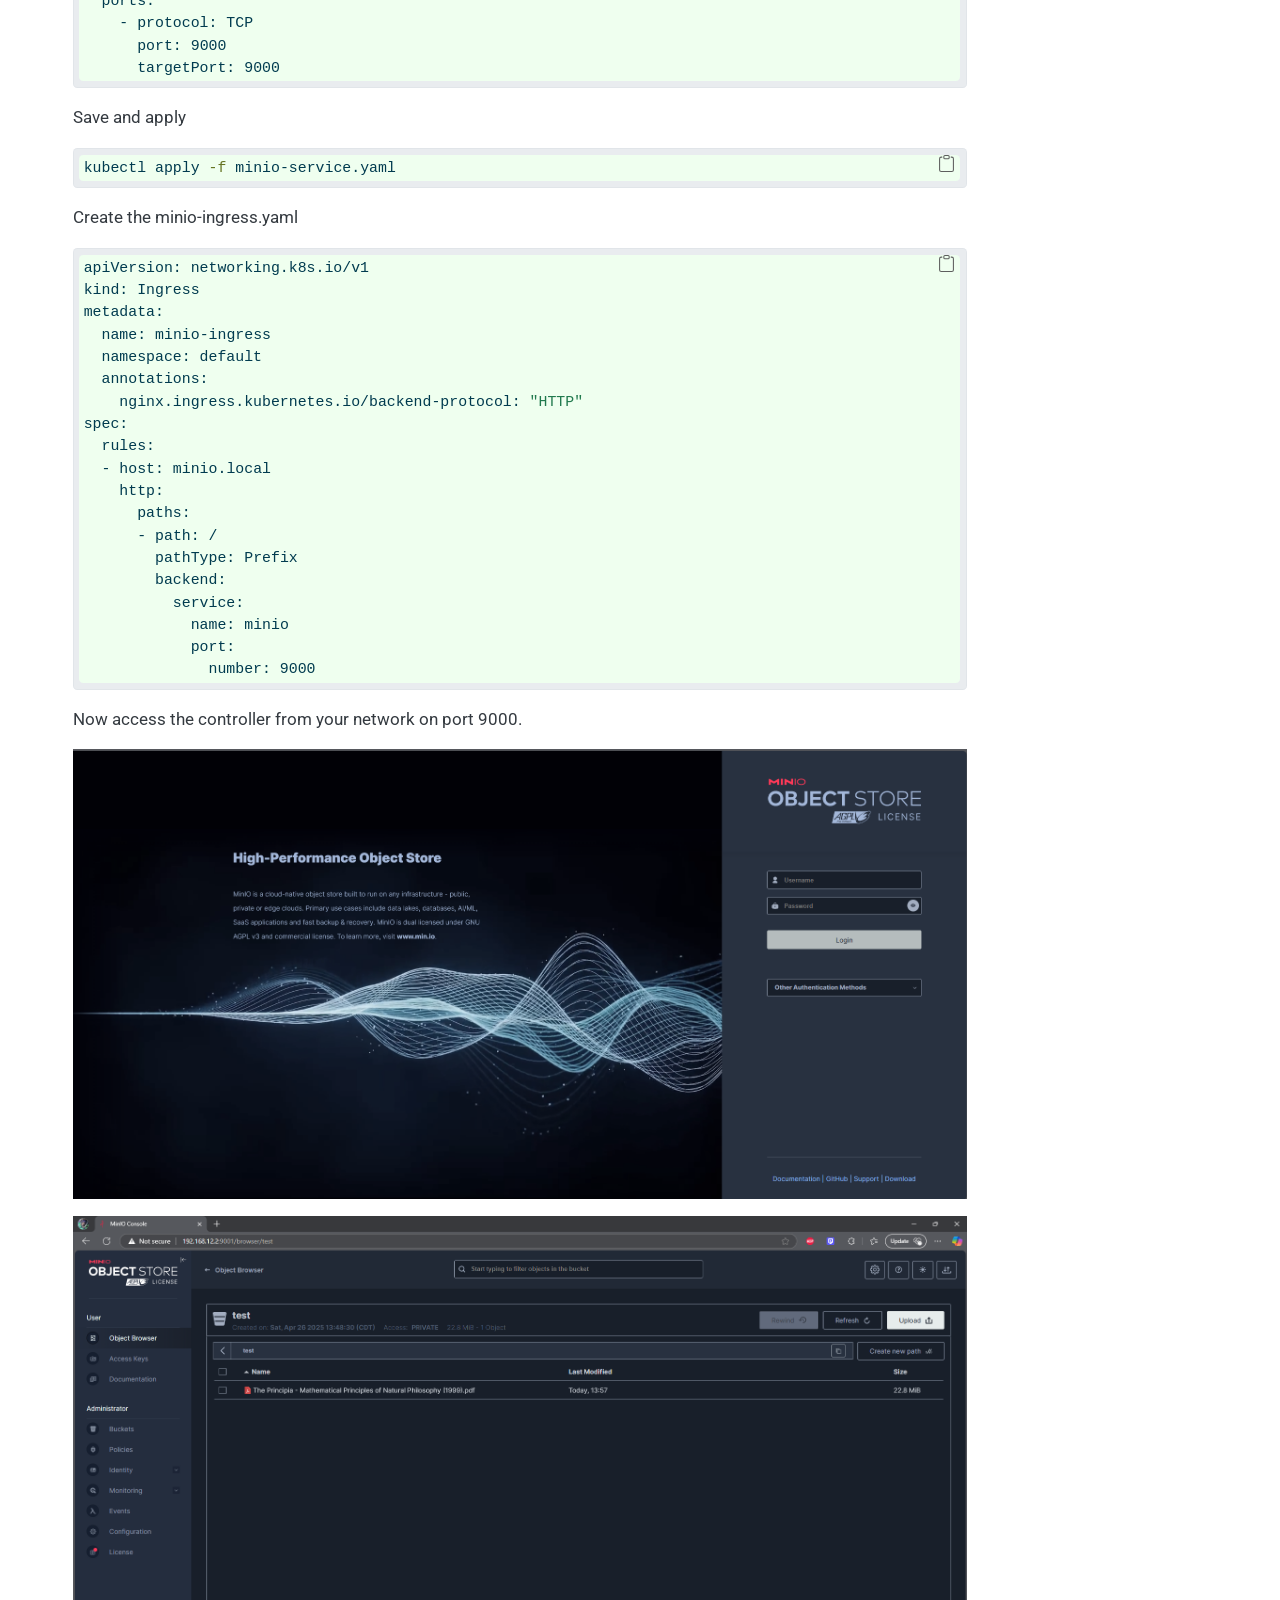
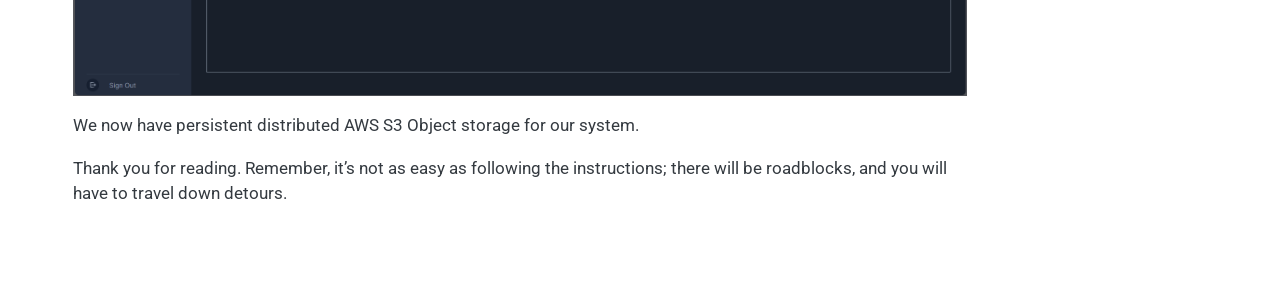
<file: docs/posts/persistentstorage/index.html>
<!DOCTYPE html>
<html xmlns="http://www.w3.org/1999/xhtml" lang="en" xml:lang="en"><head>

<meta charset="utf-8">
<meta name="generator" content="quarto-1.6.43">

<meta name="viewport" content="width=device-width, initial-scale=1.0, user-scalable=yes">

<meta name="dcterms.date" content="2025-04-27">
<meta name="description" content="MinIO AWS S3 Object Store, MetalLB, Nginx">

<title>Adding persistent storage to your low-spec edge cluster – Data Science</title>
<style>
code{white-space: pre-wrap;}
span.smallcaps{font-variant: small-caps;}
div.columns{display: flex; gap: min(4vw, 1.5em);}
div.column{flex: auto; overflow-x: auto;}
div.hanging-indent{margin-left: 1.5em; text-indent: -1.5em;}
ul.task-list{list-style: none;}
ul.task-list li input[type="checkbox"] {
  width: 0.8em;
  margin: 0 0.8em 0.2em -1em; /* quarto-specific, see https://github.com/quarto-dev/quarto-cli/issues/4556 */ 
  vertical-align: middle;
}
/* CSS for syntax highlighting */
pre > code.sourceCode { white-space: pre; position: relative; }
pre > code.sourceCode > span { line-height: 1.25; }
pre > code.sourceCode > span:empty { height: 1.2em; }
.sourceCode { overflow: visible; }
code.sourceCode > span { color: inherit; text-decoration: inherit; }
div.sourceCode { margin: 1em 0; }
pre.sourceCode { margin: 0; }
@media screen {
div.sourceCode { overflow: auto; }
}
@media print {
pre > code.sourceCode { white-space: pre-wrap; }
pre > code.sourceCode > span { display: inline-block; text-indent: -5em; padding-left: 5em; }
}
pre.numberSource code
  { counter-reset: source-line 0; }
pre.numberSource code > span
  { position: relative; left: -4em; counter-increment: source-line; }
pre.numberSource code > span > a:first-child::before
  { content: counter(source-line);
    position: relative; left: -1em; text-align: right; vertical-align: baseline;
    border: none; display: inline-block;
    -webkit-touch-callout: none; -webkit-user-select: none;
    -khtml-user-select: none; -moz-user-select: none;
    -ms-user-select: none; user-select: none;
    padding: 0 4px; width: 4em;
  }
pre.numberSource { margin-left: 3em;  padding-left: 4px; }
div.sourceCode
  {   }
@media screen {
pre > code.sourceCode > span > a:first-child::before { text-decoration: underline; }
}
</style>


<script src="../../site_libs/quarto-nav/quarto-nav.js"></script>
<script src="../../site_libs/quarto-nav/headroom.min.js"></script>
<script src="../../site_libs/clipboard/clipboard.min.js"></script>
<script src="../../site_libs/quarto-search/autocomplete.umd.js"></script>
<script src="../../site_libs/quarto-search/fuse.min.js"></script>
<script src="../../site_libs/quarto-search/quarto-search.js"></script>
<meta name="quarto:offset" content="../../">
<script src="../../site_libs/quarto-html/quarto.js"></script>
<script src="../../site_libs/quarto-html/popper.min.js"></script>
<script src="../../site_libs/quarto-html/tippy.umd.min.js"></script>
<script src="../../site_libs/quarto-html/anchor.min.js"></script>
<link href="../../site_libs/quarto-html/tippy.css" rel="stylesheet">
<link href="../../site_libs/quarto-html/quarto-syntax-highlighting-d4d76bf8491c20bad77d141916dc28e1.css" rel="stylesheet" id="quarto-text-highlighting-styles">
<script src="../../site_libs/bootstrap/bootstrap.min.js"></script>
<link href="../../site_libs/bootstrap/bootstrap-icons.css" rel="stylesheet">
<link href="../../site_libs/bootstrap/bootstrap-4ef06827ce76f75fd380d32053a70182.min.css" rel="stylesheet" append-hash="true" id="quarto-bootstrap" data-mode="light">
<script id="quarto-search-options" type="application/json">{
  "location": "navbar",
  "copy-button": false,
  "collapse-after": 3,
  "panel-placement": "end",
  "type": "overlay",
  "limit": 50,
  "keyboard-shortcut": [
    "f",
    "/",
    "s"
  ],
  "show-item-context": false,
  "language": {
    "search-no-results-text": "No results",
    "search-matching-documents-text": "matching documents",
    "search-copy-link-title": "Copy link to search",
    "search-hide-matches-text": "Hide additional matches",
    "search-more-match-text": "more match in this document",
    "search-more-matches-text": "more matches in this document",
    "search-clear-button-title": "Clear",
    "search-text-placeholder": "",
    "search-detached-cancel-button-title": "Cancel",
    "search-submit-button-title": "Submit",
    "search-label": "Search"
  }
}</script>


<link rel="stylesheet" href="../../styles.css">
</head>

<body class="nav-fixed">

<div id="quarto-search-results"></div>
  <header id="quarto-header" class="headroom fixed-top">
    <nav class="navbar navbar-expand-lg " data-bs-theme="dark">
      <div class="navbar-container container-fluid">
      <div class="navbar-brand-container mx-auto">
    <a class="navbar-brand" href="../../index.html">
    <span class="navbar-title">Data Science</span>
    </a>
  </div>
            <div id="quarto-search" class="" title="Search"></div>
          <button class="navbar-toggler" type="button" data-bs-toggle="collapse" data-bs-target="#navbarCollapse" aria-controls="navbarCollapse" role="menu" aria-expanded="false" aria-label="Toggle navigation" onclick="if (window.quartoToggleHeadroom) { window.quartoToggleHeadroom(); }">
  <span class="navbar-toggler-icon"></span>
</button>
          <div class="collapse navbar-collapse" id="navbarCollapse">
            <ul class="navbar-nav navbar-nav-scroll ms-auto">
  <li class="nav-item">
    <a class="nav-link" href="../../about.html"> 
<span class="menu-text">About</span></a>
  </li>  
  <li class="nav-item compact">
    <a class="nav-link" href="https://github.com/urbainm"> <i class="bi bi-github" role="img">
</i> 
<span class="menu-text"></span></a>
  </li>  
</ul>
          </div> <!-- /navcollapse -->
            <div class="quarto-navbar-tools">
</div>
      </div> <!-- /container-fluid -->
    </nav>
</header>
<!-- content -->
<div id="quarto-content" class="quarto-container page-columns page-rows-contents page-layout-full page-navbar">
<!-- sidebar -->
<!-- margin-sidebar -->
    <div id="quarto-margin-sidebar" class="sidebar margin-sidebar">
        <nav id="TOC" role="doc-toc" class="toc-active">
    <h2 id="toc-title">On this page</h2>
   
  <ul>
  <li><a href="#introduction" id="toc-introduction" class="nav-link active" data-scroll-target="#introduction">Introduction</a></li>
  <li><a href="#setting-up-a-gui" id="toc-setting-up-a-gui" class="nav-link" data-scroll-target="#setting-up-a-gui">Setting Up a GUI</a></li>
  <li><a href="#setting-up-minio-persistent-storage" id="toc-setting-up-minio-persistent-storage" class="nav-link" data-scroll-target="#setting-up-minio-persistent-storage">Setting Up MinIO Persistent Storage</a></li>
  <li><a href="#exposing-minio-to-the-load-balancer" id="toc-exposing-minio-to-the-load-balancer" class="nav-link" data-scroll-target="#exposing-minio-to-the-load-balancer">Exposing MinIO to the load balancer</a></li>
  </ul>
</nav>
    </div>
<!-- main -->
<main class="content column-page-left" id="quarto-document-content">

<header id="title-block-header" class="quarto-title-block default">
<div class="quarto-title">
<h1 class="title">Adding persistent storage to your low-spec edge cluster</h1>
  <div class="quarto-categories">
    <div class="quarto-category">Edge Computing</div>
    <div class="quarto-category">Kubernetes</div>
    <div class="quarto-category">Homelab</div>
  </div>
  </div>

<div>
  <div class="description">
    MinIO AWS S3 Object Store, MetalLB, Nginx
  </div>
</div>


<div class="quarto-title-meta column-page-left">

    
    <div>
    <div class="quarto-title-meta-heading">Published</div>
    <div class="quarto-title-meta-contents">
      <p class="date">April 27, 2025</p>
    </div>
  </div>
  
    
  </div>
  


</header>


<section id="introduction" class="level1">
<h1>Introduction</h1>
<p>Now I will show you what nobody else ever does: how to configure persistent storage.</p>
<p>Picking up where we left off, we will configure MetalLB Load Balancer.</p>
<div class="sourceCode" id="cb1"><pre class="sourceCode bash code-with-copy"><code class="sourceCode bash"><span id="cb1-1"><a href="#cb1-1" aria-hidden="true" tabindex="-1"></a><span class="ex">kubectl</span> apply <span class="at">-f</span> https://raw.githubusercontent.com/metallb/metallb/main/config/manifests/metallb-native.yaml</span></code><button title="Copy to Clipboard" class="code-copy-button"><i class="bi"></i></button></pre></div>
<div class="sourceCode" id="cb2"><pre class="sourceCode bash code-with-copy"><code class="sourceCode bash"><span id="cb2-1"><a href="#cb2-1" aria-hidden="true" tabindex="-1"></a><span class="ex">kubectl</span> get svc <span class="at">-A</span></span></code><button title="Copy to Clipboard" class="code-copy-button"><i class="bi"></i></button></pre></div>
<p><img src="externalLBipaddresses.png" class="img-fluid"></p>
<p>Returns services for all namespaces</p>
<p>MetalLB needs some space to stretch, so we will take 100 of our allotted IP addresses from the end of our subspace (<code>ip.add.ress.155-254</code>).</p>
<p>This is our first encounter with .yaml. I just use nano to edit.</p>
<p><img src="metallb yaml.png" class="img-fluid"></p>
<p>Save as metallb-config.yaml (Ctrl-O, Ctrl-X) and then run\:</p>
<div class="sourceCode" id="cb3"><pre class="sourceCode bash code-with-copy"><code class="sourceCode bash"><span id="cb3-1"><a href="#cb3-1" aria-hidden="true" tabindex="-1"></a><span class="ex">kubectl</span> apply <span class="at">-f</span> metallb-config.yaml</span></code><button title="Copy to Clipboard" class="code-copy-button"><i class="bi"></i></button></pre></div>
<p>Our nodes’ traffic is now balanced and we can hope to have open external IP ports for our ingress controller on demand.</p>
<p>So, we will configure nginx (I’ve heard it’s pronounced engine X, but to me it will always be N Ginks).</p>
<div class="sourceCode" id="cb4"><pre class="sourceCode bash code-with-copy"><code class="sourceCode bash"><span id="cb4-1"><a href="#cb4-1" aria-hidden="true" tabindex="-1"></a><span class="ex">kubectl</span> apply <span class="at">-f</span> https://raw.githubusercontent.com/kubernetes/ingress-nginx/main/deploy/static/provider/cloud/deploy.yaml</span></code><button title="Copy to Clipboard" class="code-copy-button"><i class="bi"></i></button></pre></div>
<p>As you can see, the kubectl apply command is very versatile. It’s grabbing a .yaml off of GitHub and checking off a manifest, just a default, barebones setup. Then we are adjusting the config, and it rebuilds itself.</p>
<p>Here I will have to troubleshoot an issue which is the nginx Ingress giving me a 404 error.</p>
<p>Okay, that very simple problem only took 10 hours to solve. It came down to rewriting each .yaml line by line, but now load balancer will automatically assign an IP address to each deployed app which can be accessed by any computer on the same network.</p>
<p>The pod is handled by the service, which goes to the ingress, but MetalLB decides which worker actually gets the pod if that makes sense. I can also take advantage of thousands of ports per IP address, but that will be down the road. I used to hold a port open for each app by SSH tunneling. 🤦 https://nginx.org/en/docs/</p>
<hr>
</section>
<section id="setting-up-a-gui" class="level1">
<h1>Setting Up a GUI</h1>
<p>I will get to the persistent storage soon, I promise. First, I would like a GUI to monitor my nodes. I haven’t tried Portainer yet, so let’s do that.</p>
<div class="sourceCode" id="cb5"><pre class="sourceCode bash code-with-copy"><code class="sourceCode bash"><span id="cb5-1"><a href="#cb5-1" aria-hidden="true" tabindex="-1"></a><span class="ex">k</span> apply <span class="at">-f</span> https://downloads.portainer.io/ce2-18/portainer.yaml</span></code><button title="Copy to Clipboard" class="code-copy-button"><i class="bi"></i></button></pre></div>
<p>I’ve shortened sudo kubectl to k. This creates a namespace for Portainer with the basic skeleton again.</p>
<div class="sourceCode" id="cb6"><pre class="sourceCode bash code-with-copy"><code class="sourceCode bash"><span id="cb6-1"><a href="#cb6-1" aria-hidden="true" tabindex="-1"></a><span class="ex">k</span> patch svc portainer <span class="at">-n</span> portainer <span class="at">--type</span><span class="op">=</span><span class="st">'json'</span> <span class="at">-p</span> <span class="st">'[{"op":"replace","path":"/spec/type","value":"LoadBalancer"}]'</span></span></code><button title="Copy to Clipboard" class="code-copy-button"><i class="bi"></i></button></pre></div>
<p><img src="portainerLoadBalancer.png" class="img-fluid"></p>
<p>Good, it was assigned to the next IP after our last pod. MetalLB is working.</p>
<p>Things are moving fast now. I tried Portainer briefly and hated it, so what you do is delete the entire namespace for Portainer and it’s gone. No more uninstallers. Kubernetes removes most of the garbage for you.</p>
<p>We’ll just continue with standard Kubernetes Dashboard.</p>
<p><img src="kubedashboard.png" class="img-fluid"></p>
<hr>
</section>
<section id="setting-up-minio-persistent-storage" class="level1">
<h1>Setting Up MinIO Persistent Storage</h1>
<p>We are going to turn these stateless machines into stateful machines.</p>
<p>We will use MinIO and RAID 5.</p>
<p>If you don’t know what RAID 5 is, wrap your mind around this: We have 4 hard drives. These 4 drives are going to store around 200GB of data shared equally. What if one of the drives fails? We still have access to all the data. How? Parity. The missing data is reconstructed. Amazing. Anyways.</p>
<p>We just need to make sure we have ext4 partitions which are the exact same size. For some reason I mounted these partitions to /home and that made things more complicated, but using fdisk, parted, and the –lazy unmount option I now have 4 matching 86GB partitions.</p>
<p>I am going to mount these partitions to /minio. It just helps my mind instead of repeating /dev/sda3 over and over.</p>
<div class="sourceCode" id="cb7"><pre class="sourceCode bash code-with-copy"><code class="sourceCode bash"><span id="cb7-1"><a href="#cb7-1" aria-hidden="true" tabindex="-1"></a><span class="fu">sudo</span> mkdir <span class="at">-p</span> /mnt/minio</span>
<span id="cb7-2"><a href="#cb7-2" aria-hidden="true" tabindex="-1"></a><span class="fu">sudo</span> mount /dev/sda3 /mnt/minio</span></code><button title="Copy to Clipboard" class="code-copy-button"><i class="bi"></i></button></pre></div>
<p>Add the following to ‘/etc/fstab’:</p>
<div class="sourceCode" id="cb8"><pre class="sourceCode bash code-with-copy"><code class="sourceCode bash"><span id="cb8-1"><a href="#cb8-1" aria-hidden="true" tabindex="-1"></a><span class="ex">/dev/sda3</span> /mnt/minio ext4 defaults 0 2</span></code><button title="Copy to Clipboard" class="code-copy-button"><i class="bi"></i></button></pre></div>
<p>This ensures your drives are mounted at boot.</p>
<hr>
<p>Now that our drives are ready for RAID, we aren’t going to use the built-in RAID manager; we will use MinIO for everything disk-related.</p>
<p>Install MinIO on each machine</p>
<div class="sourceCode" id="cb9"><pre class="sourceCode bash code-with-copy"><code class="sourceCode bash"><span id="cb9-1"><a href="#cb9-1" aria-hidden="true" tabindex="-1"></a><span class="fu">wget</span> https://dl.min.io/server/minio/release/linux-amd64/minio</span>
<span id="cb9-2"><a href="#cb9-2" aria-hidden="true" tabindex="-1"></a><span class="fu">chmod</span> +x minio</span>
<span id="cb9-3"><a href="#cb9-3" aria-hidden="true" tabindex="-1"></a><span class="fu">sudo</span> mv minio /usr/local/bin/</span></code><button title="Copy to Clipboard" class="code-copy-button"><i class="bi"></i></button></pre></div>
<p>Set up a folder in /etc and make minio-user the owner</p>
<div class="sourceCode" id="cb10"><pre class="sourceCode bash code-with-copy"><code class="sourceCode bash"><span id="cb10-1"><a href="#cb10-1" aria-hidden="true" tabindex="-1"></a><span class="fu">sudo</span> useradd <span class="at">-r</span> minio-user <span class="at">-s</span> /sbin/nologin</span>
<span id="cb10-2"><a href="#cb10-2" aria-hidden="true" tabindex="-1"></a><span class="fu">sudo</span> mkdir <span class="at">-p</span> /etc/minio</span>
<span id="cb10-3"><a href="#cb10-3" aria-hidden="true" tabindex="-1"></a><span class="fu">sudo</span> chown minio-user:minio-user /etc/minio</span></code><button title="Copy to Clipboard" class="code-copy-button"><i class="bi"></i></button></pre></div>
<p>Each worker must be broadcasting their mounted partition to port :9000. Most of the properties to change this will be in /etc/systemd/system/minio.service.</p>
<p>My 2-year-old was playing with the on-off switch for the power supply, so let’s fix what broke.</p>
<p>It wasn’t that bad. Some of the nodes reverted to an “emergency” state which replaced their static IP addresses with random ones and disabled SSH, so they had to be accessed directly. Definitely not as bad as the last time this exact thing happened and corrupted every hard drive.</p>
</section>
<section id="exposing-minio-to-the-load-balancer" class="level1">
<h1>Exposing MinIO to the load balancer</h1>
<p>Create a minio-service.yaml on the controller</p>
<div class="sourceCode" id="cb11"><pre class="sourceCode bash code-with-copy"><code class="sourceCode bash"><span id="cb11-1"><a href="#cb11-1" aria-hidden="true" tabindex="-1"></a><span class="ex">apiVersion:</span> v1</span>
<span id="cb11-2"><a href="#cb11-2" aria-hidden="true" tabindex="-1"></a><span class="ex">kind:</span> Service</span>
<span id="cb11-3"><a href="#cb11-3" aria-hidden="true" tabindex="-1"></a><span class="ex">metadata:</span></span>
<span id="cb11-4"><a href="#cb11-4" aria-hidden="true" tabindex="-1"></a>  <span class="ex">name:</span> minio</span>
<span id="cb11-5"><a href="#cb11-5" aria-hidden="true" tabindex="-1"></a>  <span class="ex">namespace:</span> default</span>
<span id="cb11-6"><a href="#cb11-6" aria-hidden="true" tabindex="-1"></a><span class="ex">spec:</span></span>
<span id="cb11-7"><a href="#cb11-7" aria-hidden="true" tabindex="-1"></a>  <span class="ex">selector:</span></span>
<span id="cb11-8"><a href="#cb11-8" aria-hidden="true" tabindex="-1"></a>    <span class="ex">app:</span> minio</span>
<span id="cb11-9"><a href="#cb11-9" aria-hidden="true" tabindex="-1"></a>  <span class="ex">ports:</span></span>
<span id="cb11-10"><a href="#cb11-10" aria-hidden="true" tabindex="-1"></a>    <span class="ex">-</span> protocol: TCP</span>
<span id="cb11-11"><a href="#cb11-11" aria-hidden="true" tabindex="-1"></a>      <span class="ex">port:</span> 9000</span>
<span id="cb11-12"><a href="#cb11-12" aria-hidden="true" tabindex="-1"></a>      <span class="ex">targetPort:</span> 9000</span></code><button title="Copy to Clipboard" class="code-copy-button"><i class="bi"></i></button></pre></div>
<p>Save and apply</p>
<div class="sourceCode" id="cb12"><pre class="sourceCode bash code-with-copy"><code class="sourceCode bash"><span id="cb12-1"><a href="#cb12-1" aria-hidden="true" tabindex="-1"></a><span class="ex">kubectl</span> apply <span class="at">-f</span> minio-service.yaml</span></code><button title="Copy to Clipboard" class="code-copy-button"><i class="bi"></i></button></pre></div>
<p>Create the minio-ingress.yaml</p>
<div class="sourceCode" id="cb13"><pre class="sourceCode bash code-with-copy"><code class="sourceCode bash"><span id="cb13-1"><a href="#cb13-1" aria-hidden="true" tabindex="-1"></a><span class="ex">apiVersion:</span> networking.k8s.io/v1</span>
<span id="cb13-2"><a href="#cb13-2" aria-hidden="true" tabindex="-1"></a><span class="ex">kind:</span> Ingress</span>
<span id="cb13-3"><a href="#cb13-3" aria-hidden="true" tabindex="-1"></a><span class="ex">metadata:</span></span>
<span id="cb13-4"><a href="#cb13-4" aria-hidden="true" tabindex="-1"></a>  <span class="ex">name:</span> minio-ingress</span>
<span id="cb13-5"><a href="#cb13-5" aria-hidden="true" tabindex="-1"></a>  <span class="ex">namespace:</span> default</span>
<span id="cb13-6"><a href="#cb13-6" aria-hidden="true" tabindex="-1"></a>  <span class="ex">annotations:</span></span>
<span id="cb13-7"><a href="#cb13-7" aria-hidden="true" tabindex="-1"></a>    <span class="ex">nginx.ingress.kubernetes.io/backend-protocol:</span> <span class="st">"HTTP"</span></span>
<span id="cb13-8"><a href="#cb13-8" aria-hidden="true" tabindex="-1"></a><span class="ex">spec:</span></span>
<span id="cb13-9"><a href="#cb13-9" aria-hidden="true" tabindex="-1"></a>  <span class="ex">rules:</span></span>
<span id="cb13-10"><a href="#cb13-10" aria-hidden="true" tabindex="-1"></a>  <span class="ex">-</span> host: minio.local</span>
<span id="cb13-11"><a href="#cb13-11" aria-hidden="true" tabindex="-1"></a>    <span class="ex">http:</span></span>
<span id="cb13-12"><a href="#cb13-12" aria-hidden="true" tabindex="-1"></a>      <span class="ex">paths:</span></span>
<span id="cb13-13"><a href="#cb13-13" aria-hidden="true" tabindex="-1"></a>      <span class="ex">-</span> path: /</span>
<span id="cb13-14"><a href="#cb13-14" aria-hidden="true" tabindex="-1"></a>        <span class="ex">pathType:</span> Prefix</span>
<span id="cb13-15"><a href="#cb13-15" aria-hidden="true" tabindex="-1"></a>        <span class="ex">backend:</span></span>
<span id="cb13-16"><a href="#cb13-16" aria-hidden="true" tabindex="-1"></a>          <span class="ex">service:</span></span>
<span id="cb13-17"><a href="#cb13-17" aria-hidden="true" tabindex="-1"></a>            <span class="ex">name:</span> minio</span>
<span id="cb13-18"><a href="#cb13-18" aria-hidden="true" tabindex="-1"></a>            <span class="ex">port:</span></span>
<span id="cb13-19"><a href="#cb13-19" aria-hidden="true" tabindex="-1"></a>              <span class="ex">number:</span> 9000</span></code><button title="Copy to Clipboard" class="code-copy-button"><i class="bi"></i></button></pre></div>
<p>Now access the controller from your network on port 9000.</p>
<p><img src="minioscreen.png" class="img-fluid"></p>
<p><img src="dfs done.png" class="img-fluid"></p>
<p>We now have persistent distributed AWS S3 Object storage for our system.</p>
<p>Thank you for reading. Remember, it’s not as easy as following the instructions; there will be roadblocks, and you will have to travel down detours.</p>


</section>

</main> <!-- /main -->
<script id="quarto-html-after-body" type="application/javascript">
window.document.addEventListener("DOMContentLoaded", function (event) {
  const toggleBodyColorMode = (bsSheetEl) => {
    const mode = bsSheetEl.getAttribute("data-mode");
    const bodyEl = window.document.querySelector("body");
    if (mode === "dark") {
      bodyEl.classList.add("quarto-dark");
      bodyEl.classList.remove("quarto-light");
    } else {
      bodyEl.classList.add("quarto-light");
      bodyEl.classList.remove("quarto-dark");
    }
  }
  const toggleBodyColorPrimary = () => {
    const bsSheetEl = window.document.querySelector("link#quarto-bootstrap");
    if (bsSheetEl) {
      toggleBodyColorMode(bsSheetEl);
    }
  }
  toggleBodyColorPrimary();  
  const icon = "";
  const anchorJS = new window.AnchorJS();
  anchorJS.options = {
    placement: 'right',
    icon: icon
  };
  anchorJS.add('.anchored');
  const isCodeAnnotation = (el) => {
    for (const clz of el.classList) {
      if (clz.startsWith('code-annotation-')) {                     
        return true;
      }
    }
    return false;
  }
  const onCopySuccess = function(e) {
    // button target
    const button = e.trigger;
    // don't keep focus
    button.blur();
    // flash "checked"
    button.classList.add('code-copy-button-checked');
    var currentTitle = button.getAttribute("title");
    button.setAttribute("title", "Copied!");
    let tooltip;
    if (window.bootstrap) {
      button.setAttribute("data-bs-toggle", "tooltip");
      button.setAttribute("data-bs-placement", "left");
      button.setAttribute("data-bs-title", "Copied!");
      tooltip = new bootstrap.Tooltip(button, 
        { trigger: "manual", 
          customClass: "code-copy-button-tooltip",
          offset: [0, -8]});
      tooltip.show();    
    }
    setTimeout(function() {
      if (tooltip) {
        tooltip.hide();
        button.removeAttribute("data-bs-title");
        button.removeAttribute("data-bs-toggle");
        button.removeAttribute("data-bs-placement");
      }
      button.setAttribute("title", currentTitle);
      button.classList.remove('code-copy-button-checked');
    }, 1000);
    // clear code selection
    e.clearSelection();
  }
  const getTextToCopy = function(trigger) {
      const codeEl = trigger.previousElementSibling.cloneNode(true);
      for (const childEl of codeEl.children) {
        if (isCodeAnnotation(childEl)) {
          childEl.remove();
        }
      }
      return codeEl.innerText;
  }
  const clipboard = new window.ClipboardJS('.code-copy-button:not([data-in-quarto-modal])', {
    text: getTextToCopy
  });
  clipboard.on('success', onCopySuccess);
  if (window.document.getElementById('quarto-embedded-source-code-modal')) {
    const clipboardModal = new window.ClipboardJS('.code-copy-button[data-in-quarto-modal]', {
      text: getTextToCopy,
      container: window.document.getElementById('quarto-embedded-source-code-modal')
    });
    clipboardModal.on('success', onCopySuccess);
  }
    var localhostRegex = new RegExp(/^(?:http|https):\/\/localhost\:?[0-9]*\//);
    var mailtoRegex = new RegExp(/^mailto:/);
      var filterRegex = new RegExp('/' + window.location.host + '/');
    var isInternal = (href) => {
        return filterRegex.test(href) || localhostRegex.test(href) || mailtoRegex.test(href);
    }
    // Inspect non-navigation links and adorn them if external
 	var links = window.document.querySelectorAll('a[href]:not(.nav-link):not(.navbar-brand):not(.toc-action):not(.sidebar-link):not(.sidebar-item-toggle):not(.pagination-link):not(.no-external):not([aria-hidden]):not(.dropdown-item):not(.quarto-navigation-tool):not(.about-link)');
    for (var i=0; i<links.length; i++) {
      const link = links[i];
      if (!isInternal(link.href)) {
        // undo the damage that might have been done by quarto-nav.js in the case of
        // links that we want to consider external
        if (link.dataset.originalHref !== undefined) {
          link.href = link.dataset.originalHref;
        }
      }
    }
  function tippyHover(el, contentFn, onTriggerFn, onUntriggerFn) {
    const config = {
      allowHTML: true,
      maxWidth: 500,
      delay: 100,
      arrow: false,
      appendTo: function(el) {
          return el.parentElement;
      },
      interactive: true,
      interactiveBorder: 10,
      theme: 'quarto',
      placement: 'bottom-start',
    };
    if (contentFn) {
      config.content = contentFn;
    }
    if (onTriggerFn) {
      config.onTrigger = onTriggerFn;
    }
    if (onUntriggerFn) {
      config.onUntrigger = onUntriggerFn;
    }
    window.tippy(el, config); 
  }
  const noterefs = window.document.querySelectorAll('a[role="doc-noteref"]');
  for (var i=0; i<noterefs.length; i++) {
    const ref = noterefs[i];
    tippyHover(ref, function() {
      // use id or data attribute instead here
      let href = ref.getAttribute('data-footnote-href') || ref.getAttribute('href');
      try { href = new URL(href).hash; } catch {}
      const id = href.replace(/^#\/?/, "");
      const note = window.document.getElementById(id);
      if (note) {
        return note.innerHTML;
      } else {
        return "";
      }
    });
  }
  const xrefs = window.document.querySelectorAll('a.quarto-xref');
  const processXRef = (id, note) => {
    // Strip column container classes
    const stripColumnClz = (el) => {
      el.classList.remove("page-full", "page-columns");
      if (el.children) {
        for (const child of el.children) {
          stripColumnClz(child);
        }
      }
    }
    stripColumnClz(note)
    if (id === null || id.startsWith('sec-')) {
      // Special case sections, only their first couple elements
      const container = document.createElement("div");
      if (note.children && note.children.length > 2) {
        container.appendChild(note.children[0].cloneNode(true));
        for (let i = 1; i < note.children.length; i++) {
          const child = note.children[i];
          if (child.tagName === "P" && child.innerText === "") {
            continue;
          } else {
            container.appendChild(child.cloneNode(true));
            break;
          }
        }
        if (window.Quarto?.typesetMath) {
          window.Quarto.typesetMath(container);
        }
        return container.innerHTML
      } else {
        if (window.Quarto?.typesetMath) {
          window.Quarto.typesetMath(note);
        }
        return note.innerHTML;
      }
    } else {
      // Remove any anchor links if they are present
      const anchorLink = note.querySelector('a.anchorjs-link');
      if (anchorLink) {
        anchorLink.remove();
      }
      if (window.Quarto?.typesetMath) {
        window.Quarto.typesetMath(note);
      }
      if (note.classList.contains("callout")) {
        return note.outerHTML;
      } else {
        return note.innerHTML;
      }
    }
  }
  for (var i=0; i<xrefs.length; i++) {
    const xref = xrefs[i];
    tippyHover(xref, undefined, function(instance) {
      instance.disable();
      let url = xref.getAttribute('href');
      let hash = undefined; 
      if (url.startsWith('#')) {
        hash = url;
      } else {
        try { hash = new URL(url).hash; } catch {}
      }
      if (hash) {
        const id = hash.replace(/^#\/?/, "");
        const note = window.document.getElementById(id);
        if (note !== null) {
          try {
            const html = processXRef(id, note.cloneNode(true));
            instance.setContent(html);
          } finally {
            instance.enable();
            instance.show();
          }
        } else {
          // See if we can fetch this
          fetch(url.split('#')[0])
          .then(res => res.text())
          .then(html => {
            const parser = new DOMParser();
            const htmlDoc = parser.parseFromString(html, "text/html");
            const note = htmlDoc.getElementById(id);
            if (note !== null) {
              const html = processXRef(id, note);
              instance.setContent(html);
            } 
          }).finally(() => {
            instance.enable();
            instance.show();
          });
        }
      } else {
        // See if we can fetch a full url (with no hash to target)
        // This is a special case and we should probably do some content thinning / targeting
        fetch(url)
        .then(res => res.text())
        .then(html => {
          const parser = new DOMParser();
          const htmlDoc = parser.parseFromString(html, "text/html");
          const note = htmlDoc.querySelector('main.content');
          if (note !== null) {
            // This should only happen for chapter cross references
            // (since there is no id in the URL)
            // remove the first header
            if (note.children.length > 0 && note.children[0].tagName === "HEADER") {
              note.children[0].remove();
            }
            const html = processXRef(null, note);
            instance.setContent(html);
          } 
        }).finally(() => {
          instance.enable();
          instance.show();
        });
      }
    }, function(instance) {
    });
  }
      let selectedAnnoteEl;
      const selectorForAnnotation = ( cell, annotation) => {
        let cellAttr = 'data-code-cell="' + cell + '"';
        let lineAttr = 'data-code-annotation="' +  annotation + '"';
        const selector = 'span[' + cellAttr + '][' + lineAttr + ']';
        return selector;
      }
      const selectCodeLines = (annoteEl) => {
        const doc = window.document;
        const targetCell = annoteEl.getAttribute("data-target-cell");
        const targetAnnotation = annoteEl.getAttribute("data-target-annotation");
        const annoteSpan = window.document.querySelector(selectorForAnnotation(targetCell, targetAnnotation));
        const lines = annoteSpan.getAttribute("data-code-lines").split(",");
        const lineIds = lines.map((line) => {
          return targetCell + "-" + line;
        })
        let top = null;
        let height = null;
        let parent = null;
        if (lineIds.length > 0) {
            //compute the position of the single el (top and bottom and make a div)
            const el = window.document.getElementById(lineIds[0]);
            top = el.offsetTop;
            height = el.offsetHeight;
            parent = el.parentElement.parentElement;
          if (lineIds.length > 1) {
            const lastEl = window.document.getElementById(lineIds[lineIds.length - 1]);
            const bottom = lastEl.offsetTop + lastEl.offsetHeight;
            height = bottom - top;
          }
          if (top !== null && height !== null && parent !== null) {
            // cook up a div (if necessary) and position it 
            let div = window.document.getElementById("code-annotation-line-highlight");
            if (div === null) {
              div = window.document.createElement("div");
              div.setAttribute("id", "code-annotation-line-highlight");
              div.style.position = 'absolute';
              parent.appendChild(div);
            }
            div.style.top = top - 2 + "px";
            div.style.height = height + 4 + "px";
            div.style.left = 0;
            let gutterDiv = window.document.getElementById("code-annotation-line-highlight-gutter");
            if (gutterDiv === null) {
              gutterDiv = window.document.createElement("div");
              gutterDiv.setAttribute("id", "code-annotation-line-highlight-gutter");
              gutterDiv.style.position = 'absolute';
              const codeCell = window.document.getElementById(targetCell);
              const gutter = codeCell.querySelector('.code-annotation-gutter');
              gutter.appendChild(gutterDiv);
            }
            gutterDiv.style.top = top - 2 + "px";
            gutterDiv.style.height = height + 4 + "px";
          }
          selectedAnnoteEl = annoteEl;
        }
      };
      const unselectCodeLines = () => {
        const elementsIds = ["code-annotation-line-highlight", "code-annotation-line-highlight-gutter"];
        elementsIds.forEach((elId) => {
          const div = window.document.getElementById(elId);
          if (div) {
            div.remove();
          }
        });
        selectedAnnoteEl = undefined;
      };
        // Handle positioning of the toggle
    window.addEventListener(
      "resize",
      throttle(() => {
        elRect = undefined;
        if (selectedAnnoteEl) {
          selectCodeLines(selectedAnnoteEl);
        }
      }, 10)
    );
    function throttle(fn, ms) {
    let throttle = false;
    let timer;
      return (...args) => {
        if(!throttle) { // first call gets through
            fn.apply(this, args);
            throttle = true;
        } else { // all the others get throttled
            if(timer) clearTimeout(timer); // cancel #2
            timer = setTimeout(() => {
              fn.apply(this, args);
              timer = throttle = false;
            }, ms);
        }
      };
    }
      // Attach click handler to the DT
      const annoteDls = window.document.querySelectorAll('dt[data-target-cell]');
      for (const annoteDlNode of annoteDls) {
        annoteDlNode.addEventListener('click', (event) => {
          const clickedEl = event.target;
          if (clickedEl !== selectedAnnoteEl) {
            unselectCodeLines();
            const activeEl = window.document.querySelector('dt[data-target-cell].code-annotation-active');
            if (activeEl) {
              activeEl.classList.remove('code-annotation-active');
            }
            selectCodeLines(clickedEl);
            clickedEl.classList.add('code-annotation-active');
          } else {
            // Unselect the line
            unselectCodeLines();
            clickedEl.classList.remove('code-annotation-active');
          }
        });
      }
  const findCites = (el) => {
    const parentEl = el.parentElement;
    if (parentEl) {
      const cites = parentEl.dataset.cites;
      if (cites) {
        return {
          el,
          cites: cites.split(' ')
        };
      } else {
        return findCites(el.parentElement)
      }
    } else {
      return undefined;
    }
  };
  var bibliorefs = window.document.querySelectorAll('a[role="doc-biblioref"]');
  for (var i=0; i<bibliorefs.length; i++) {
    const ref = bibliorefs[i];
    const citeInfo = findCites(ref);
    if (citeInfo) {
      tippyHover(citeInfo.el, function() {
        var popup = window.document.createElement('div');
        citeInfo.cites.forEach(function(cite) {
          var citeDiv = window.document.createElement('div');
          citeDiv.classList.add('hanging-indent');
          citeDiv.classList.add('csl-entry');
          var biblioDiv = window.document.getElementById('ref-' + cite);
          if (biblioDiv) {
            citeDiv.innerHTML = biblioDiv.innerHTML;
          }
          popup.appendChild(citeDiv);
        });
        return popup.innerHTML;
      });
    }
  }
});
</script>
</div> <!-- /content -->




</body></html>
</file>
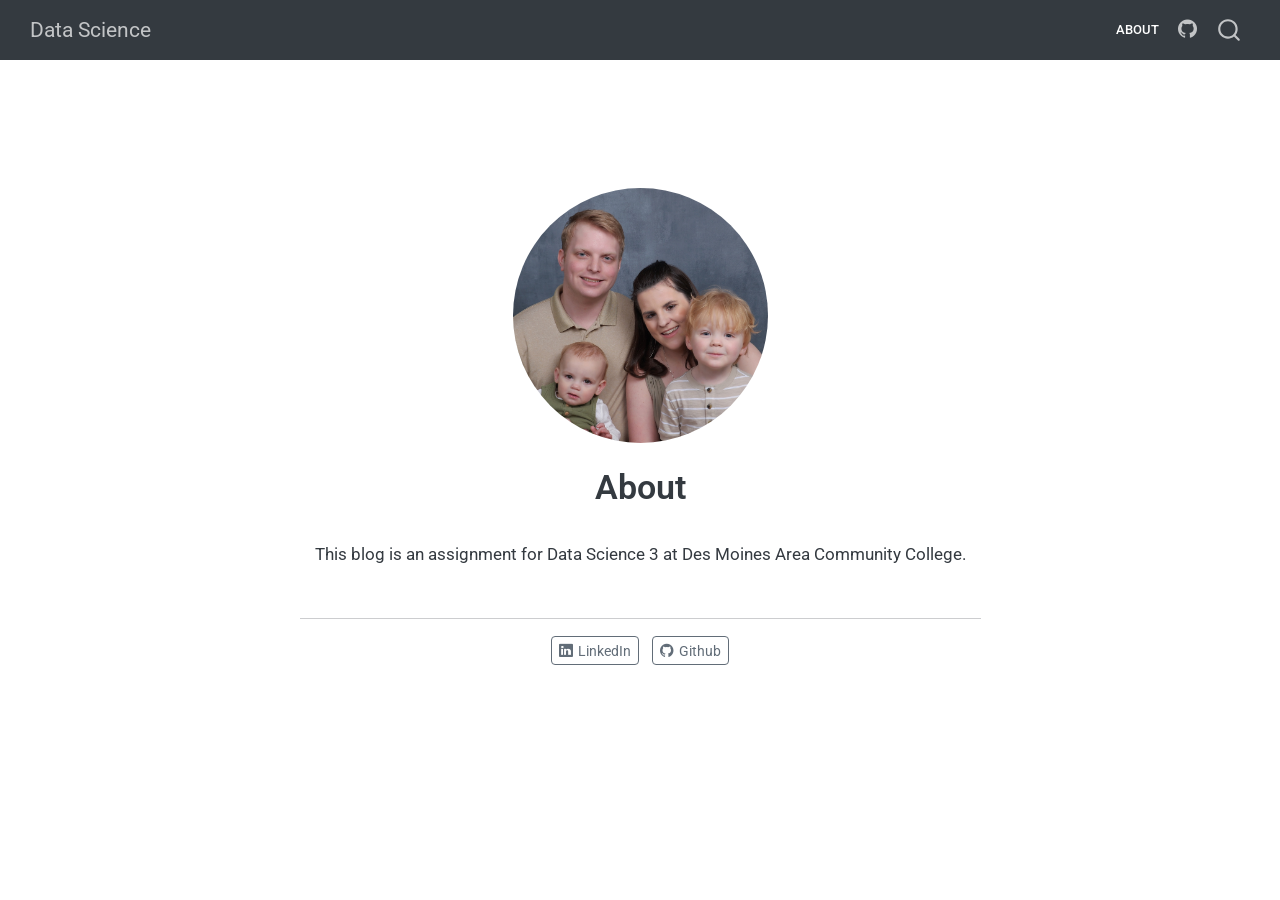
<file: docs/about.html>
<!DOCTYPE html>
<html xmlns="http://www.w3.org/1999/xhtml" lang="en" xml:lang="en"><head>

<meta charset="utf-8">
<meta name="generator" content="quarto-1.6.43">

<meta name="viewport" content="width=device-width, initial-scale=1.0, user-scalable=yes">


<title>About – Data Science</title>
<style>
code{white-space: pre-wrap;}
span.smallcaps{font-variant: small-caps;}
div.columns{display: flex; gap: min(4vw, 1.5em);}
div.column{flex: auto; overflow-x: auto;}
div.hanging-indent{margin-left: 1.5em; text-indent: -1.5em;}
ul.task-list{list-style: none;}
ul.task-list li input[type="checkbox"] {
  width: 0.8em;
  margin: 0 0.8em 0.2em -1em; /* quarto-specific, see https://github.com/quarto-dev/quarto-cli/issues/4556 */ 
  vertical-align: middle;
}
</style>


<script src="site_libs/quarto-nav/quarto-nav.js"></script>
<script src="site_libs/quarto-nav/headroom.min.js"></script>
<script src="site_libs/clipboard/clipboard.min.js"></script>
<script src="site_libs/quarto-search/autocomplete.umd.js"></script>
<script src="site_libs/quarto-search/fuse.min.js"></script>
<script src="site_libs/quarto-search/quarto-search.js"></script>
<meta name="quarto:offset" content="./">
<script src="site_libs/quarto-html/quarto.js"></script>
<script src="site_libs/quarto-html/popper.min.js"></script>
<script src="site_libs/quarto-html/tippy.umd.min.js"></script>
<link href="site_libs/quarto-html/tippy.css" rel="stylesheet">
<link href="site_libs/quarto-html/quarto-syntax-highlighting-d4d76bf8491c20bad77d141916dc28e1.css" rel="stylesheet" id="quarto-text-highlighting-styles">
<script src="site_libs/bootstrap/bootstrap.min.js"></script>
<link href="site_libs/bootstrap/bootstrap-icons.css" rel="stylesheet">
<link href="site_libs/bootstrap/bootstrap-df479d6c4d77d0e0dfbcb5361179d7fd.min.css" rel="stylesheet" append-hash="true" id="quarto-bootstrap" data-mode="light">
<script id="quarto-search-options" type="application/json">{
  "location": "navbar",
  "copy-button": false,
  "collapse-after": 3,
  "panel-placement": "end",
  "type": "overlay",
  "limit": 50,
  "keyboard-shortcut": [
    "f",
    "/",
    "s"
  ],
  "show-item-context": false,
  "language": {
    "search-no-results-text": "No results",
    "search-matching-documents-text": "matching documents",
    "search-copy-link-title": "Copy link to search",
    "search-hide-matches-text": "Hide additional matches",
    "search-more-match-text": "more match in this document",
    "search-more-matches-text": "more matches in this document",
    "search-clear-button-title": "Clear",
    "search-text-placeholder": "",
    "search-detached-cancel-button-title": "Cancel",
    "search-submit-button-title": "Submit",
    "search-label": "Search"
  }
}</script>


<link rel="stylesheet" href="styles.css">
</head>

<body class="nav-fixed">

<div id="quarto-search-results"></div>
  <header id="quarto-header" class="headroom fixed-top">
    <nav class="navbar navbar-expand-lg " data-bs-theme="dark">
      <div class="navbar-container container-fluid">
      <div class="navbar-brand-container mx-auto">
    <a class="navbar-brand" href="./index.html">
    <span class="navbar-title">Data Science</span>
    </a>
  </div>
            <div id="quarto-search" class="" title="Search"></div>
          <button class="navbar-toggler" type="button" data-bs-toggle="collapse" data-bs-target="#navbarCollapse" aria-controls="navbarCollapse" role="menu" aria-expanded="false" aria-label="Toggle navigation" onclick="if (window.quartoToggleHeadroom) { window.quartoToggleHeadroom(); }">
  <span class="navbar-toggler-icon"></span>
</button>
          <div class="collapse navbar-collapse" id="navbarCollapse">
            <ul class="navbar-nav navbar-nav-scroll ms-auto">
  <li class="nav-item">
    <a class="nav-link active" href="./about.html" aria-current="page"> 
<span class="menu-text">About</span></a>
  </li>  
  <li class="nav-item compact">
    <a class="nav-link" href="https://github.com/urbainm"> <i class="bi bi-github" role="img">
</i> 
<span class="menu-text"></span></a>
  </li>  
</ul>
          </div> <!-- /navcollapse -->
            <div class="quarto-navbar-tools">
</div>
      </div> <!-- /container-fluid -->
    </nav>
</header>
<!-- content -->
<div id="quarto-content" class="quarto-container page-columns page-rows-contents page-layout-full page-navbar">
<!-- sidebar -->
<!-- margin-sidebar -->
    
<!-- main -->
<div class="quarto-about-jolla column-page">
  <img src="345455360_203213172570034_8008185320897726121_n.jpg" class="about-image
  round " style="height: 15em; width: 15em;">
 <header id="title-block-header" class="quarto-title-block default">
<div class="quarto-title">
<h1 class="title">About</h1>
</div>
<div class="quarto-title-meta column-page">
  </div>
</header><main class="content column-page" id="quarto-document-content">
<p>This blog is an assignment for Data Science 3 at Des Moines Area Community College.</p>


</main> 
  <hr class="about-sep">
   <div class="about-links">
  <a href="https://www.linkedin.com/in/mitchell-urbain/" class="about-link" rel="" target="">
    <i class="bi bi-linkedin"></i>
     <span class="about-link-text">LinkedIn</span>
  </a>
  <a href="https://github.com/urbainm" class="about-link" rel="" target="">
    <i class="bi bi-github"></i>
     <span class="about-link-text">Github</span>
  </a>
</div>
</div>
 <!-- /main -->
<script id="quarto-html-after-body" type="application/javascript">
window.document.addEventListener("DOMContentLoaded", function (event) {
  const toggleBodyColorMode = (bsSheetEl) => {
    const mode = bsSheetEl.getAttribute("data-mode");
    const bodyEl = window.document.querySelector("body");
    if (mode === "dark") {
      bodyEl.classList.add("quarto-dark");
      bodyEl.classList.remove("quarto-light");
    } else {
      bodyEl.classList.add("quarto-light");
      bodyEl.classList.remove("quarto-dark");
    }
  }
  const toggleBodyColorPrimary = () => {
    const bsSheetEl = window.document.querySelector("link#quarto-bootstrap");
    if (bsSheetEl) {
      toggleBodyColorMode(bsSheetEl);
    }
  }
  toggleBodyColorPrimary();  
  const isCodeAnnotation = (el) => {
    for (const clz of el.classList) {
      if (clz.startsWith('code-annotation-')) {                     
        return true;
      }
    }
    return false;
  }
  const onCopySuccess = function(e) {
    // button target
    const button = e.trigger;
    // don't keep focus
    button.blur();
    // flash "checked"
    button.classList.add('code-copy-button-checked');
    var currentTitle = button.getAttribute("title");
    button.setAttribute("title", "Copied!");
    let tooltip;
    if (window.bootstrap) {
      button.setAttribute("data-bs-toggle", "tooltip");
      button.setAttribute("data-bs-placement", "left");
      button.setAttribute("data-bs-title", "Copied!");
      tooltip = new bootstrap.Tooltip(button, 
        { trigger: "manual", 
          customClass: "code-copy-button-tooltip",
          offset: [0, -8]});
      tooltip.show();    
    }
    setTimeout(function() {
      if (tooltip) {
        tooltip.hide();
        button.removeAttribute("data-bs-title");
        button.removeAttribute("data-bs-toggle");
        button.removeAttribute("data-bs-placement");
      }
      button.setAttribute("title", currentTitle);
      button.classList.remove('code-copy-button-checked');
    }, 1000);
    // clear code selection
    e.clearSelection();
  }
  const getTextToCopy = function(trigger) {
      const codeEl = trigger.previousElementSibling.cloneNode(true);
      for (const childEl of codeEl.children) {
        if (isCodeAnnotation(childEl)) {
          childEl.remove();
        }
      }
      return codeEl.innerText;
  }
  const clipboard = new window.ClipboardJS('.code-copy-button:not([data-in-quarto-modal])', {
    text: getTextToCopy
  });
  clipboard.on('success', onCopySuccess);
  if (window.document.getElementById('quarto-embedded-source-code-modal')) {
    const clipboardModal = new window.ClipboardJS('.code-copy-button[data-in-quarto-modal]', {
      text: getTextToCopy,
      container: window.document.getElementById('quarto-embedded-source-code-modal')
    });
    clipboardModal.on('success', onCopySuccess);
  }
    var localhostRegex = new RegExp(/^(?:http|https):\/\/localhost\:?[0-9]*\//);
    var mailtoRegex = new RegExp(/^mailto:/);
      var filterRegex = new RegExp('/' + window.location.host + '/');
    var isInternal = (href) => {
        return filterRegex.test(href) || localhostRegex.test(href) || mailtoRegex.test(href);
    }
    // Inspect non-navigation links and adorn them if external
 	var links = window.document.querySelectorAll('a[href]:not(.nav-link):not(.navbar-brand):not(.toc-action):not(.sidebar-link):not(.sidebar-item-toggle):not(.pagination-link):not(.no-external):not([aria-hidden]):not(.dropdown-item):not(.quarto-navigation-tool):not(.about-link)');
    for (var i=0; i<links.length; i++) {
      const link = links[i];
      if (!isInternal(link.href)) {
        // undo the damage that might have been done by quarto-nav.js in the case of
        // links that we want to consider external
        if (link.dataset.originalHref !== undefined) {
          link.href = link.dataset.originalHref;
        }
      }
    }
  function tippyHover(el, contentFn, onTriggerFn, onUntriggerFn) {
    const config = {
      allowHTML: true,
      maxWidth: 500,
      delay: 100,
      arrow: false,
      appendTo: function(el) {
          return el.parentElement;
      },
      interactive: true,
      interactiveBorder: 10,
      theme: 'quarto',
      placement: 'bottom-start',
    };
    if (contentFn) {
      config.content = contentFn;
    }
    if (onTriggerFn) {
      config.onTrigger = onTriggerFn;
    }
    if (onUntriggerFn) {
      config.onUntrigger = onUntriggerFn;
    }
    window.tippy(el, config); 
  }
  const noterefs = window.document.querySelectorAll('a[role="doc-noteref"]');
  for (var i=0; i<noterefs.length; i++) {
    const ref = noterefs[i];
    tippyHover(ref, function() {
      // use id or data attribute instead here
      let href = ref.getAttribute('data-footnote-href') || ref.getAttribute('href');
      try { href = new URL(href).hash; } catch {}
      const id = href.replace(/^#\/?/, "");
      const note = window.document.getElementById(id);
      if (note) {
        return note.innerHTML;
      } else {
        return "";
      }
    });
  }
  const xrefs = window.document.querySelectorAll('a.quarto-xref');
  const processXRef = (id, note) => {
    // Strip column container classes
    const stripColumnClz = (el) => {
      el.classList.remove("page-full", "page-columns");
      if (el.children) {
        for (const child of el.children) {
          stripColumnClz(child);
        }
      }
    }
    stripColumnClz(note)
    if (id === null || id.startsWith('sec-')) {
      // Special case sections, only their first couple elements
      const container = document.createElement("div");
      if (note.children && note.children.length > 2) {
        container.appendChild(note.children[0].cloneNode(true));
        for (let i = 1; i < note.children.length; i++) {
          const child = note.children[i];
          if (child.tagName === "P" && child.innerText === "") {
            continue;
          } else {
            container.appendChild(child.cloneNode(true));
            break;
          }
        }
        if (window.Quarto?.typesetMath) {
          window.Quarto.typesetMath(container);
        }
        return container.innerHTML
      } else {
        if (window.Quarto?.typesetMath) {
          window.Quarto.typesetMath(note);
        }
        return note.innerHTML;
      }
    } else {
      // Remove any anchor links if they are present
      const anchorLink = note.querySelector('a.anchorjs-link');
      if (anchorLink) {
        anchorLink.remove();
      }
      if (window.Quarto?.typesetMath) {
        window.Quarto.typesetMath(note);
      }
      if (note.classList.contains("callout")) {
        return note.outerHTML;
      } else {
        return note.innerHTML;
      }
    }
  }
  for (var i=0; i<xrefs.length; i++) {
    const xref = xrefs[i];
    tippyHover(xref, undefined, function(instance) {
      instance.disable();
      let url = xref.getAttribute('href');
      let hash = undefined; 
      if (url.startsWith('#')) {
        hash = url;
      } else {
        try { hash = new URL(url).hash; } catch {}
      }
      if (hash) {
        const id = hash.replace(/^#\/?/, "");
        const note = window.document.getElementById(id);
        if (note !== null) {
          try {
            const html = processXRef(id, note.cloneNode(true));
            instance.setContent(html);
          } finally {
            instance.enable();
            instance.show();
          }
        } else {
          // See if we can fetch this
          fetch(url.split('#')[0])
          .then(res => res.text())
          .then(html => {
            const parser = new DOMParser();
            const htmlDoc = parser.parseFromString(html, "text/html");
            const note = htmlDoc.getElementById(id);
            if (note !== null) {
              const html = processXRef(id, note);
              instance.setContent(html);
            } 
          }).finally(() => {
            instance.enable();
            instance.show();
          });
        }
      } else {
        // See if we can fetch a full url (with no hash to target)
        // This is a special case and we should probably do some content thinning / targeting
        fetch(url)
        .then(res => res.text())
        .then(html => {
          const parser = new DOMParser();
          const htmlDoc = parser.parseFromString(html, "text/html");
          const note = htmlDoc.querySelector('main.content');
          if (note !== null) {
            // This should only happen for chapter cross references
            // (since there is no id in the URL)
            // remove the first header
            if (note.children.length > 0 && note.children[0].tagName === "HEADER") {
              note.children[0].remove();
            }
            const html = processXRef(null, note);
            instance.setContent(html);
          } 
        }).finally(() => {
          instance.enable();
          instance.show();
        });
      }
    }, function(instance) {
    });
  }
      let selectedAnnoteEl;
      const selectorForAnnotation = ( cell, annotation) => {
        let cellAttr = 'data-code-cell="' + cell + '"';
        let lineAttr = 'data-code-annotation="' +  annotation + '"';
        const selector = 'span[' + cellAttr + '][' + lineAttr + ']';
        return selector;
      }
      const selectCodeLines = (annoteEl) => {
        const doc = window.document;
        const targetCell = annoteEl.getAttribute("data-target-cell");
        const targetAnnotation = annoteEl.getAttribute("data-target-annotation");
        const annoteSpan = window.document.querySelector(selectorForAnnotation(targetCell, targetAnnotation));
        const lines = annoteSpan.getAttribute("data-code-lines").split(",");
        const lineIds = lines.map((line) => {
          return targetCell + "-" + line;
        })
        let top = null;
        let height = null;
        let parent = null;
        if (lineIds.length > 0) {
            //compute the position of the single el (top and bottom and make a div)
            const el = window.document.getElementById(lineIds[0]);
            top = el.offsetTop;
            height = el.offsetHeight;
            parent = el.parentElement.parentElement;
          if (lineIds.length > 1) {
            const lastEl = window.document.getElementById(lineIds[lineIds.length - 1]);
            const bottom = lastEl.offsetTop + lastEl.offsetHeight;
            height = bottom - top;
          }
          if (top !== null && height !== null && parent !== null) {
            // cook up a div (if necessary) and position it 
            let div = window.document.getElementById("code-annotation-line-highlight");
            if (div === null) {
              div = window.document.createElement("div");
              div.setAttribute("id", "code-annotation-line-highlight");
              div.style.position = 'absolute';
              parent.appendChild(div);
            }
            div.style.top = top - 2 + "px";
            div.style.height = height + 4 + "px";
            div.style.left = 0;
            let gutterDiv = window.document.getElementById("code-annotation-line-highlight-gutter");
            if (gutterDiv === null) {
              gutterDiv = window.document.createElement("div");
              gutterDiv.setAttribute("id", "code-annotation-line-highlight-gutter");
              gutterDiv.style.position = 'absolute';
              const codeCell = window.document.getElementById(targetCell);
              const gutter = codeCell.querySelector('.code-annotation-gutter');
              gutter.appendChild(gutterDiv);
            }
            gutterDiv.style.top = top - 2 + "px";
            gutterDiv.style.height = height + 4 + "px";
          }
          selectedAnnoteEl = annoteEl;
        }
      };
      const unselectCodeLines = () => {
        const elementsIds = ["code-annotation-line-highlight", "code-annotation-line-highlight-gutter"];
        elementsIds.forEach((elId) => {
          const div = window.document.getElementById(elId);
          if (div) {
            div.remove();
          }
        });
        selectedAnnoteEl = undefined;
      };
        // Handle positioning of the toggle
    window.addEventListener(
      "resize",
      throttle(() => {
        elRect = undefined;
        if (selectedAnnoteEl) {
          selectCodeLines(selectedAnnoteEl);
        }
      }, 10)
    );
    function throttle(fn, ms) {
    let throttle = false;
    let timer;
      return (...args) => {
        if(!throttle) { // first call gets through
            fn.apply(this, args);
            throttle = true;
        } else { // all the others get throttled
            if(timer) clearTimeout(timer); // cancel #2
            timer = setTimeout(() => {
              fn.apply(this, args);
              timer = throttle = false;
            }, ms);
        }
      };
    }
      // Attach click handler to the DT
      const annoteDls = window.document.querySelectorAll('dt[data-target-cell]');
      for (const annoteDlNode of annoteDls) {
        annoteDlNode.addEventListener('click', (event) => {
          const clickedEl = event.target;
          if (clickedEl !== selectedAnnoteEl) {
            unselectCodeLines();
            const activeEl = window.document.querySelector('dt[data-target-cell].code-annotation-active');
            if (activeEl) {
              activeEl.classList.remove('code-annotation-active');
            }
            selectCodeLines(clickedEl);
            clickedEl.classList.add('code-annotation-active');
          } else {
            // Unselect the line
            unselectCodeLines();
            clickedEl.classList.remove('code-annotation-active');
          }
        });
      }
  const findCites = (el) => {
    const parentEl = el.parentElement;
    if (parentEl) {
      const cites = parentEl.dataset.cites;
      if (cites) {
        return {
          el,
          cites: cites.split(' ')
        };
      } else {
        return findCites(el.parentElement)
      }
    } else {
      return undefined;
    }
  };
  var bibliorefs = window.document.querySelectorAll('a[role="doc-biblioref"]');
  for (var i=0; i<bibliorefs.length; i++) {
    const ref = bibliorefs[i];
    const citeInfo = findCites(ref);
    if (citeInfo) {
      tippyHover(citeInfo.el, function() {
        var popup = window.document.createElement('div');
        citeInfo.cites.forEach(function(cite) {
          var citeDiv = window.document.createElement('div');
          citeDiv.classList.add('hanging-indent');
          citeDiv.classList.add('csl-entry');
          var biblioDiv = window.document.getElementById('ref-' + cite);
          if (biblioDiv) {
            citeDiv.innerHTML = biblioDiv.innerHTML;
          }
          popup.appendChild(citeDiv);
        });
        return popup.innerHTML;
      });
    }
  }
});
</script>
</div> <!-- /content -->




</body></html>
</file>
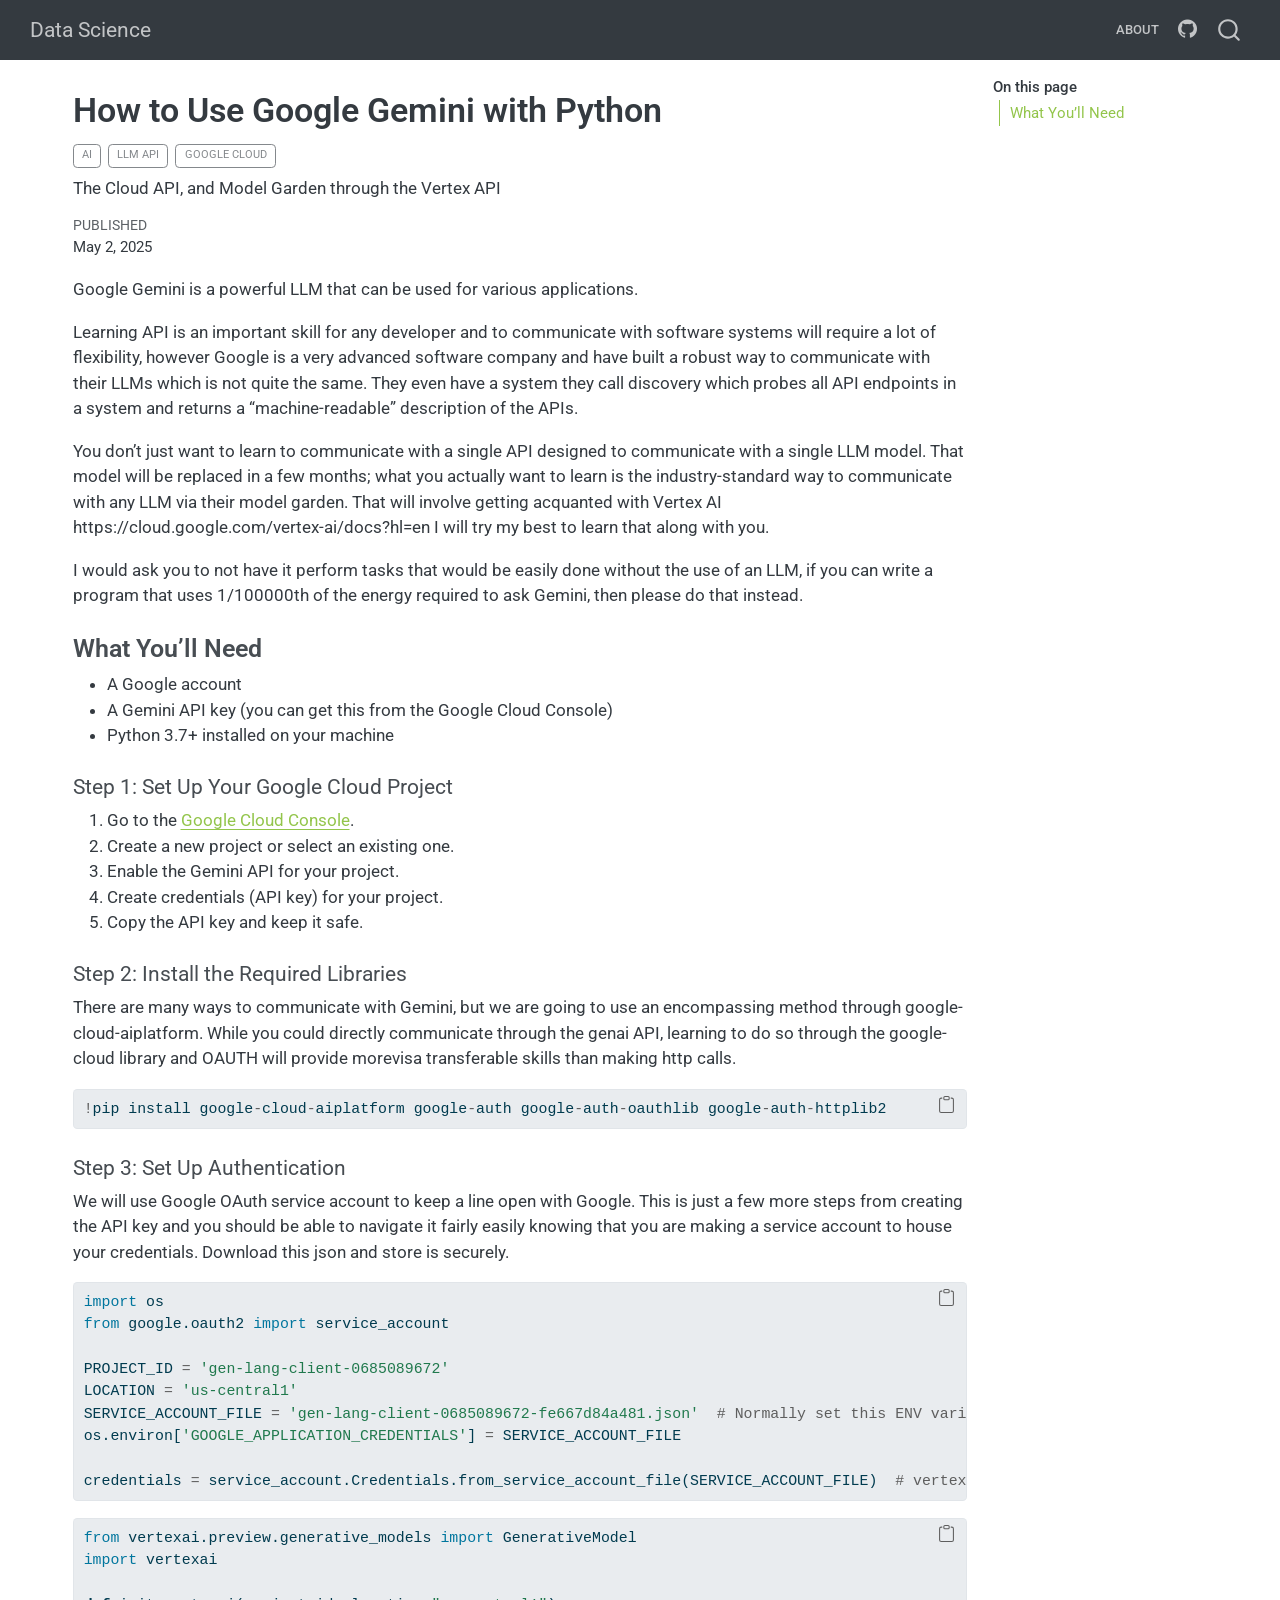
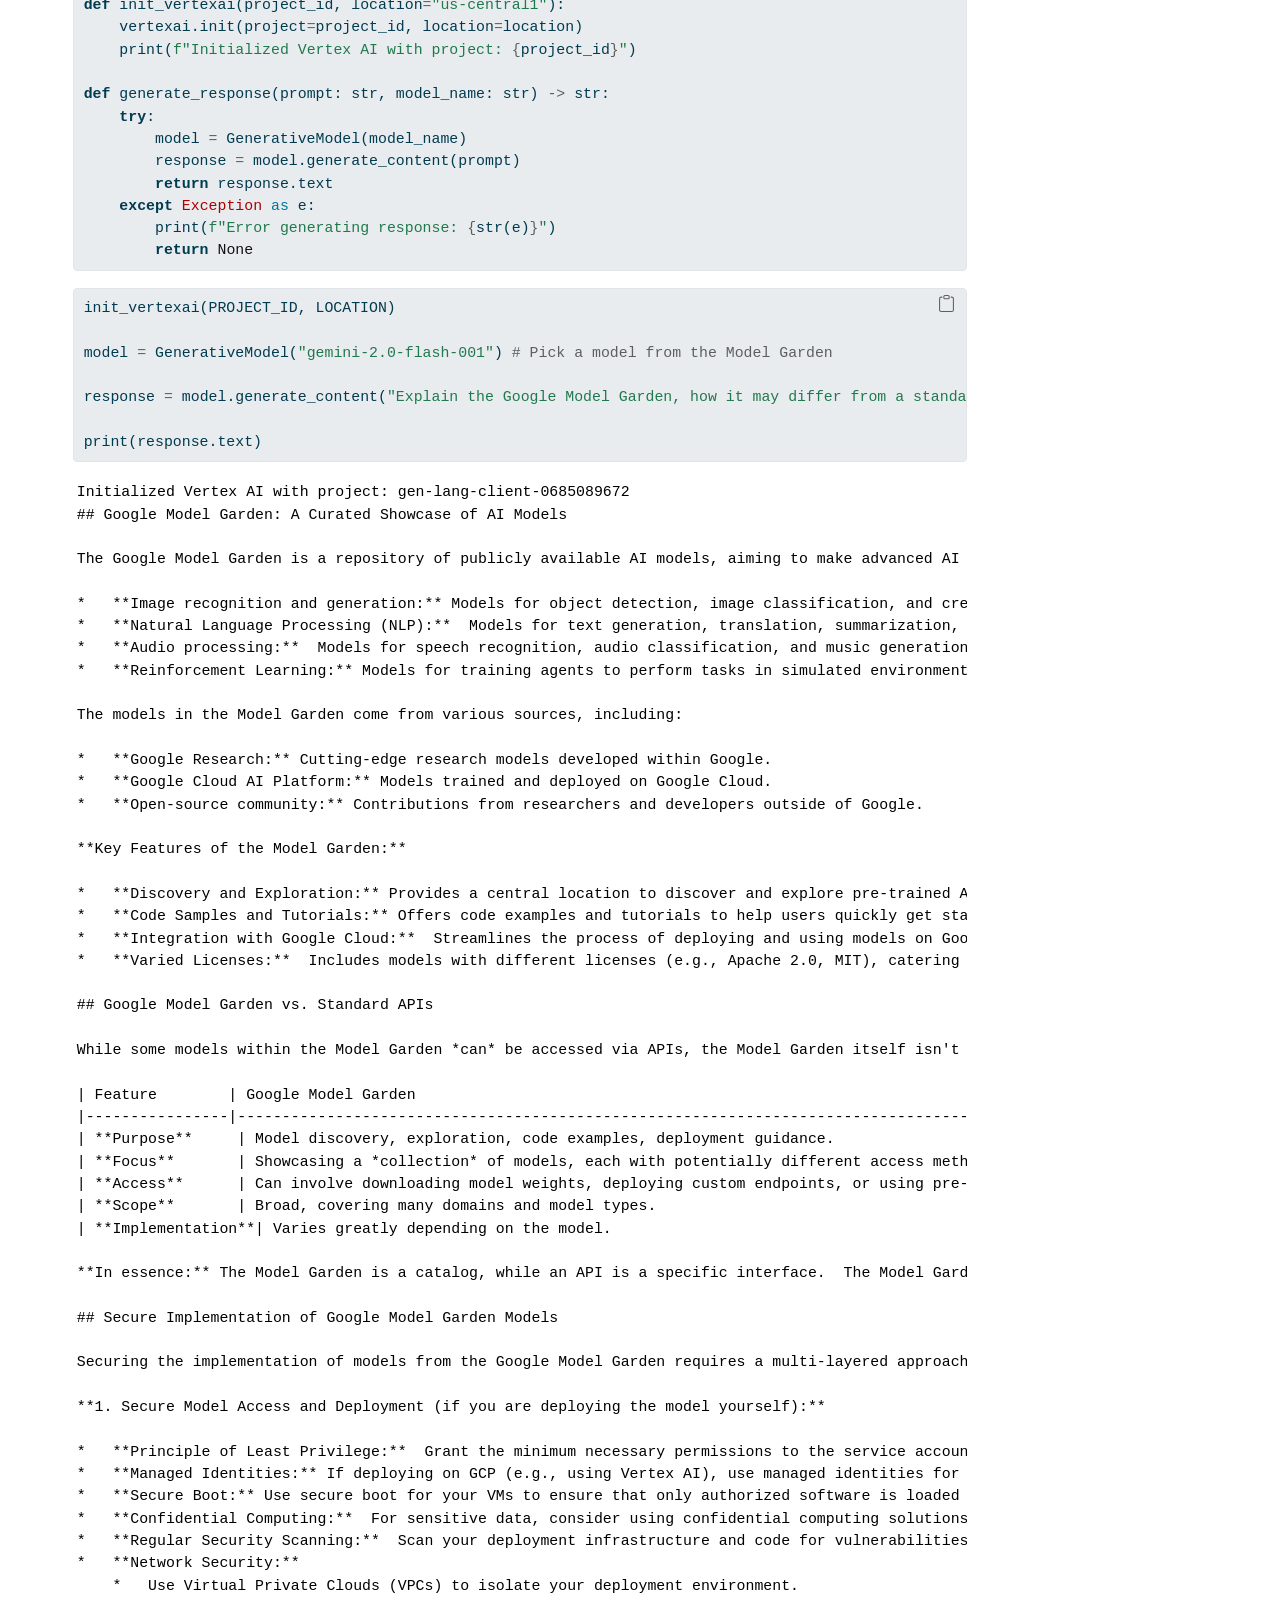
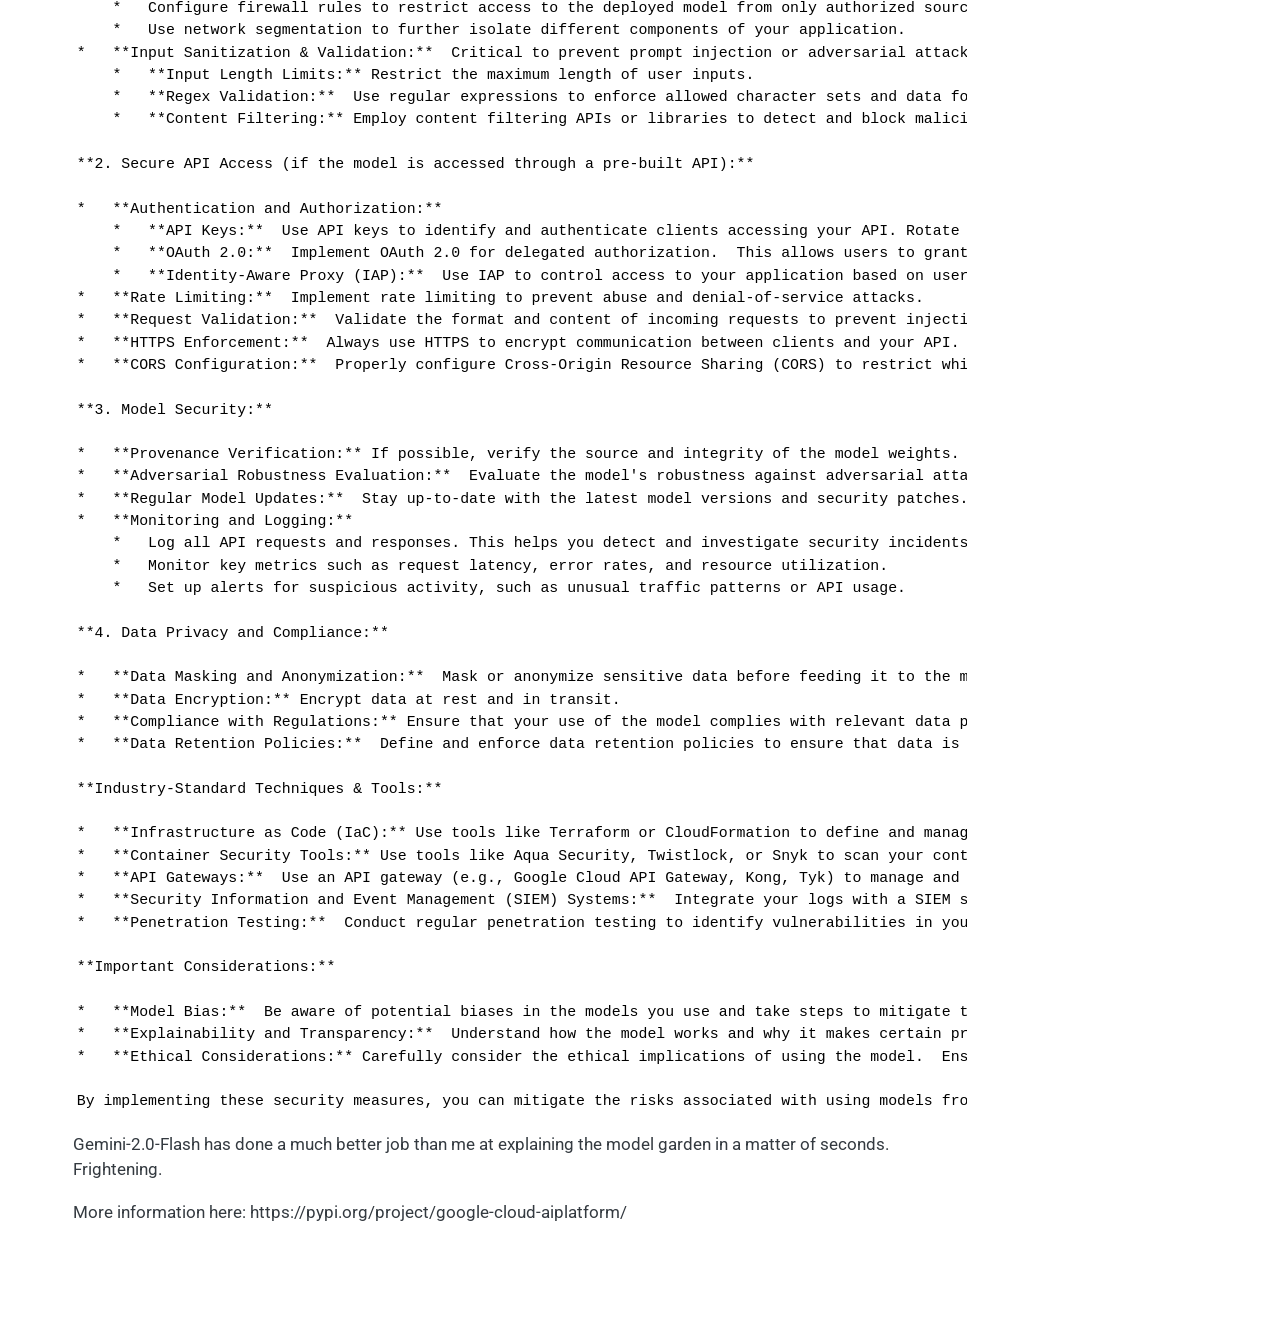
<file: docs/posts/gemini/gemini.html>
<!DOCTYPE html>
<html xmlns="http://www.w3.org/1999/xhtml" lang="en" xml:lang="en"><head>

<meta charset="utf-8">
<meta name="generator" content="quarto-1.6.43">

<meta name="viewport" content="width=device-width, initial-scale=1.0, user-scalable=yes">

<meta name="dcterms.date" content="2025-05-02">
<meta name="description" content="The Cloud API, and Model Garden through the Vertex API">

<title>How to Use Google Gemini with Python – Data Science</title>
<style>
code{white-space: pre-wrap;}
span.smallcaps{font-variant: small-caps;}
div.columns{display: flex; gap: min(4vw, 1.5em);}
div.column{flex: auto; overflow-x: auto;}
div.hanging-indent{margin-left: 1.5em; text-indent: -1.5em;}
ul.task-list{list-style: none;}
ul.task-list li input[type="checkbox"] {
  width: 0.8em;
  margin: 0 0.8em 0.2em -1em; /* quarto-specific, see https://github.com/quarto-dev/quarto-cli/issues/4556 */ 
  vertical-align: middle;
}
/* CSS for syntax highlighting */
pre > code.sourceCode { white-space: pre; position: relative; }
pre > code.sourceCode > span { line-height: 1.25; }
pre > code.sourceCode > span:empty { height: 1.2em; }
.sourceCode { overflow: visible; }
code.sourceCode > span { color: inherit; text-decoration: inherit; }
div.sourceCode { margin: 1em 0; }
pre.sourceCode { margin: 0; }
@media screen {
div.sourceCode { overflow: auto; }
}
@media print {
pre > code.sourceCode { white-space: pre-wrap; }
pre > code.sourceCode > span { display: inline-block; text-indent: -5em; padding-left: 5em; }
}
pre.numberSource code
  { counter-reset: source-line 0; }
pre.numberSource code > span
  { position: relative; left: -4em; counter-increment: source-line; }
pre.numberSource code > span > a:first-child::before
  { content: counter(source-line);
    position: relative; left: -1em; text-align: right; vertical-align: baseline;
    border: none; display: inline-block;
    -webkit-touch-callout: none; -webkit-user-select: none;
    -khtml-user-select: none; -moz-user-select: none;
    -ms-user-select: none; user-select: none;
    padding: 0 4px; width: 4em;
  }
pre.numberSource { margin-left: 3em;  padding-left: 4px; }
div.sourceCode
  {   }
@media screen {
pre > code.sourceCode > span > a:first-child::before { text-decoration: underline; }
}
</style>


<script src="../../site_libs/quarto-nav/quarto-nav.js"></script>
<script src="../../site_libs/quarto-nav/headroom.min.js"></script>
<script src="../../site_libs/clipboard/clipboard.min.js"></script>
<script src="../../site_libs/quarto-search/autocomplete.umd.js"></script>
<script src="../../site_libs/quarto-search/fuse.min.js"></script>
<script src="../../site_libs/quarto-search/quarto-search.js"></script>
<meta name="quarto:offset" content="../../">
<script src="../../site_libs/quarto-html/quarto.js"></script>
<script src="../../site_libs/quarto-html/popper.min.js"></script>
<script src="../../site_libs/quarto-html/tippy.umd.min.js"></script>
<script src="../../site_libs/quarto-html/anchor.min.js"></script>
<link href="../../site_libs/quarto-html/tippy.css" rel="stylesheet">
<link href="../../site_libs/quarto-html/quarto-syntax-highlighting-d4d76bf8491c20bad77d141916dc28e1.css" rel="stylesheet" id="quarto-text-highlighting-styles">
<script src="../../site_libs/bootstrap/bootstrap.min.js"></script>
<link href="../../site_libs/bootstrap/bootstrap-icons.css" rel="stylesheet">
<link href="../../site_libs/bootstrap/bootstrap-4ef06827ce76f75fd380d32053a70182.min.css" rel="stylesheet" append-hash="true" id="quarto-bootstrap" data-mode="light">
<script id="quarto-search-options" type="application/json">{
  "location": "navbar",
  "copy-button": false,
  "collapse-after": 3,
  "panel-placement": "end",
  "type": "overlay",
  "limit": 50,
  "keyboard-shortcut": [
    "f",
    "/",
    "s"
  ],
  "show-item-context": false,
  "language": {
    "search-no-results-text": "No results",
    "search-matching-documents-text": "matching documents",
    "search-copy-link-title": "Copy link to search",
    "search-hide-matches-text": "Hide additional matches",
    "search-more-match-text": "more match in this document",
    "search-more-matches-text": "more matches in this document",
    "search-clear-button-title": "Clear",
    "search-text-placeholder": "",
    "search-detached-cancel-button-title": "Cancel",
    "search-submit-button-title": "Submit",
    "search-label": "Search"
  }
}</script>


<link rel="stylesheet" href="../../styles.css">
</head>

<body class="nav-fixed">

<div id="quarto-search-results"></div>
  <header id="quarto-header" class="headroom fixed-top">
    <nav class="navbar navbar-expand-lg " data-bs-theme="dark">
      <div class="navbar-container container-fluid">
      <div class="navbar-brand-container mx-auto">
    <a class="navbar-brand" href="../../index.html">
    <span class="navbar-title">Data Science</span>
    </a>
  </div>
            <div id="quarto-search" class="" title="Search"></div>
          <button class="navbar-toggler" type="button" data-bs-toggle="collapse" data-bs-target="#navbarCollapse" aria-controls="navbarCollapse" role="menu" aria-expanded="false" aria-label="Toggle navigation" onclick="if (window.quartoToggleHeadroom) { window.quartoToggleHeadroom(); }">
  <span class="navbar-toggler-icon"></span>
</button>
          <div class="collapse navbar-collapse" id="navbarCollapse">
            <ul class="navbar-nav navbar-nav-scroll ms-auto">
  <li class="nav-item">
    <a class="nav-link" href="../../about.html"> 
<span class="menu-text">About</span></a>
  </li>  
  <li class="nav-item compact">
    <a class="nav-link" href="https://github.com/urbainm"> <i class="bi bi-github" role="img">
</i> 
<span class="menu-text"></span></a>
  </li>  
</ul>
          </div> <!-- /navcollapse -->
            <div class="quarto-navbar-tools">
</div>
      </div> <!-- /container-fluid -->
    </nav>
</header>
<!-- content -->
<div id="quarto-content" class="quarto-container page-columns page-rows-contents page-layout-full page-navbar">
<!-- sidebar -->
<!-- margin-sidebar -->
    <div id="quarto-margin-sidebar" class="sidebar margin-sidebar">
        <nav id="TOC" role="doc-toc" class="toc-active">
    <h2 id="toc-title">On this page</h2>
   
  <ul>
  <li><a href="#what-youll-need" id="toc-what-youll-need" class="nav-link active" data-scroll-target="#what-youll-need">What You’ll Need</a></li>
  </ul>
</nav>
    </div>
<!-- main -->
<main class="content column-page-left" id="quarto-document-content">

<header id="title-block-header" class="quarto-title-block default">
<div class="quarto-title">
<h1 class="title">How to Use Google Gemini with Python</h1>
  <div class="quarto-categories">
    <div class="quarto-category">AI</div>
    <div class="quarto-category">LLM API</div>
    <div class="quarto-category">Google Cloud</div>
  </div>
  </div>

<div>
  <div class="description">
    The Cloud API, and Model Garden through the Vertex API
  </div>
</div>


<div class="quarto-title-meta column-page-left">

    
    <div>
    <div class="quarto-title-meta-heading">Published</div>
    <div class="quarto-title-meta-contents">
      <p class="date">May 2, 2025</p>
    </div>
  </div>
  
    
  </div>
  


</header>


<p>Google Gemini is a powerful LLM that can be used for various applications.</p>
<p>Learning API is an important skill for any developer and to communicate with software systems will require a lot of flexibility, however Google is a very advanced software company and have built a robust way to communicate with their LLMs which is not quite the same. They even have a system they call discovery which probes all API endpoints in a system and returns a “machine-readable” description of the APIs.</p>
<p>You don’t just want to learn to communicate with a single API designed to communicate with a single LLM model. That model will be replaced in a few months; what you actually want to learn is the industry-standard way to communicate with any LLM via their model garden. That will involve getting acquanted with Vertex AI https://cloud.google.com/vertex-ai/docs?hl=en I will try my best to learn that along with you.</p>
<p>I would ask you to not have it perform tasks that would be easily done without the use of an LLM, if you can write a program that uses 1/100000th of the energy required to ask Gemini, then please do that instead.</p>
<section id="what-youll-need" class="level3">
<h3 class="anchored" data-anchor-id="what-youll-need">What You’ll Need</h3>
<ul>
<li>A Google account</li>
<li>A Gemini API key (you can get this from the Google Cloud Console)</li>
<li>Python 3.7+ installed on your machine</li>
</ul>
<section id="step-1-set-up-your-google-cloud-project" class="level4">
<h4 class="anchored" data-anchor-id="step-1-set-up-your-google-cloud-project">Step 1: Set Up Your Google Cloud Project</h4>
<ol type="1">
<li>Go to the <a href="https://console.cloud.google.com/">Google Cloud Console</a>.</li>
<li>Create a new project or select an existing one.</li>
<li>Enable the Gemini API for your project.</li>
<li>Create credentials (API key) for your project.</li>
<li>Copy the API key and keep it safe.</li>
</ol>
</section>
<section id="step-2-install-the-required-libraries" class="level4">
<h4 class="anchored" data-anchor-id="step-2-install-the-required-libraries">Step 2: Install the Required Libraries</h4>
<p>There are many ways to communicate with Gemini, but we are going to use an encompassing method through google-cloud-aiplatform. While you could directly communicate through the genai API, learning to do so through the google-cloud library and OAUTH will provide morevisa transferable skills than making http calls.</p>
<div id="7c6fb3cd" class="cell">
<div class="sourceCode cell-code" id="cb1"><pre class="sourceCode python code-with-copy"><code class="sourceCode python"><span id="cb1-1"><a href="#cb1-1" aria-hidden="true" tabindex="-1"></a><span class="op">!</span>pip install google<span class="op">-</span>cloud<span class="op">-</span>aiplatform google<span class="op">-</span>auth google<span class="op">-</span>auth<span class="op">-</span>oauthlib google<span class="op">-</span>auth<span class="op">-</span>httplib2</span></code><button title="Copy to Clipboard" class="code-copy-button"><i class="bi"></i></button></pre></div>
</div>
</section>
<section id="step-3-set-up-authentication" class="level4">
<h4 class="anchored" data-anchor-id="step-3-set-up-authentication">Step 3: Set Up Authentication</h4>
<p>We will use Google OAuth service account to keep a line open with Google. This is just a few more steps from creating the API key and you should be able to navigate it fairly easily knowing that you are making a service account to house your credentials. Download this json and store is securely.</p>
<div id="1406df8a" class="cell">
<div class="sourceCode cell-code" id="cb2"><pre class="sourceCode python code-with-copy"><code class="sourceCode python"><span id="cb2-1"><a href="#cb2-1" aria-hidden="true" tabindex="-1"></a><span class="im">import</span> os</span>
<span id="cb2-2"><a href="#cb2-2" aria-hidden="true" tabindex="-1"></a><span class="im">from</span> google.oauth2 <span class="im">import</span> service_account</span>
<span id="cb2-3"><a href="#cb2-3" aria-hidden="true" tabindex="-1"></a></span>
<span id="cb2-4"><a href="#cb2-4" aria-hidden="true" tabindex="-1"></a>PROJECT_ID <span class="op">=</span> <span class="st">'gen-lang-client-0685089672'</span></span>
<span id="cb2-5"><a href="#cb2-5" aria-hidden="true" tabindex="-1"></a>LOCATION <span class="op">=</span> <span class="st">'us-central1'</span></span>
<span id="cb2-6"><a href="#cb2-6" aria-hidden="true" tabindex="-1"></a>SERVICE_ACCOUNT_FILE <span class="op">=</span> <span class="st">'gen-lang-client-0685089672-fe667d84a481.json'</span>  <span class="co"># Normally set this ENV variable outside of the code; here for demonstration</span></span>
<span id="cb2-7"><a href="#cb2-7" aria-hidden="true" tabindex="-1"></a>os.environ[<span class="st">'GOOGLE_APPLICATION_CREDENTIALS'</span>] <span class="op">=</span> SERVICE_ACCOUNT_FILE</span>
<span id="cb2-8"><a href="#cb2-8" aria-hidden="true" tabindex="-1"></a></span>
<span id="cb2-9"><a href="#cb2-9" aria-hidden="true" tabindex="-1"></a>credentials <span class="op">=</span> service_account.Credentials.from_service_account_file(SERVICE_ACCOUNT_FILE)  <span class="co"># vertexai will see this variable</span></span></code><button title="Copy to Clipboard" class="code-copy-button"><i class="bi"></i></button></pre></div>
</div>
<div id="33cc054b" class="cell" data-execution_count="21">
<div class="sourceCode cell-code" id="cb3"><pre class="sourceCode python code-with-copy"><code class="sourceCode python"><span id="cb3-1"><a href="#cb3-1" aria-hidden="true" tabindex="-1"></a><span class="im">from</span> vertexai.preview.generative_models <span class="im">import</span> GenerativeModel</span>
<span id="cb3-2"><a href="#cb3-2" aria-hidden="true" tabindex="-1"></a><span class="im">import</span> vertexai</span>
<span id="cb3-3"><a href="#cb3-3" aria-hidden="true" tabindex="-1"></a></span>
<span id="cb3-4"><a href="#cb3-4" aria-hidden="true" tabindex="-1"></a><span class="kw">def</span> init_vertexai(project_id, location<span class="op">=</span><span class="st">"us-central1"</span>):</span>
<span id="cb3-5"><a href="#cb3-5" aria-hidden="true" tabindex="-1"></a>    vertexai.init(project<span class="op">=</span>project_id, location<span class="op">=</span>location)</span>
<span id="cb3-6"><a href="#cb3-6" aria-hidden="true" tabindex="-1"></a>    <span class="bu">print</span>(<span class="ss">f"Initialized Vertex AI with project: </span><span class="sc">{</span>project_id<span class="sc">}</span><span class="ss">"</span>)</span>
<span id="cb3-7"><a href="#cb3-7" aria-hidden="true" tabindex="-1"></a></span>
<span id="cb3-8"><a href="#cb3-8" aria-hidden="true" tabindex="-1"></a><span class="kw">def</span> generate_response(prompt: <span class="bu">str</span>, model_name: <span class="bu">str</span>) <span class="op">-&gt;</span> <span class="bu">str</span>:</span>
<span id="cb3-9"><a href="#cb3-9" aria-hidden="true" tabindex="-1"></a>    <span class="cf">try</span>:</span>
<span id="cb3-10"><a href="#cb3-10" aria-hidden="true" tabindex="-1"></a>        model <span class="op">=</span> GenerativeModel(model_name)</span>
<span id="cb3-11"><a href="#cb3-11" aria-hidden="true" tabindex="-1"></a>        response <span class="op">=</span> model.generate_content(prompt)</span>
<span id="cb3-12"><a href="#cb3-12" aria-hidden="true" tabindex="-1"></a>        <span class="cf">return</span> response.text</span>
<span id="cb3-13"><a href="#cb3-13" aria-hidden="true" tabindex="-1"></a>    <span class="cf">except</span> <span class="pp">Exception</span> <span class="im">as</span> e:</span>
<span id="cb3-14"><a href="#cb3-14" aria-hidden="true" tabindex="-1"></a>        <span class="bu">print</span>(<span class="ss">f"Error generating response: </span><span class="sc">{</span><span class="bu">str</span>(e)<span class="sc">}</span><span class="ss">"</span>)</span>
<span id="cb3-15"><a href="#cb3-15" aria-hidden="true" tabindex="-1"></a>        <span class="cf">return</span> <span class="va">None</span></span></code><button title="Copy to Clipboard" class="code-copy-button"><i class="bi"></i></button></pre></div>
</div>
<div id="73afeb0b" class="cell" data-execution_count="20">
<div class="sourceCode cell-code" id="cb4"><pre class="sourceCode python code-with-copy"><code class="sourceCode python"><span id="cb4-1"><a href="#cb4-1" aria-hidden="true" tabindex="-1"></a>init_vertexai(PROJECT_ID, LOCATION)</span>
<span id="cb4-2"><a href="#cb4-2" aria-hidden="true" tabindex="-1"></a></span>
<span id="cb4-3"><a href="#cb4-3" aria-hidden="true" tabindex="-1"></a>model <span class="op">=</span> GenerativeModel(<span class="st">"gemini-2.0-flash-001"</span>) <span class="co"># Pick a model from the Model Garden</span></span>
<span id="cb4-4"><a href="#cb4-4" aria-hidden="true" tabindex="-1"></a></span>
<span id="cb4-5"><a href="#cb4-5" aria-hidden="true" tabindex="-1"></a>response <span class="op">=</span> model.generate_content(<span class="st">"Explain the Google Model Garden, how it may differ from a standard API, and the proper industry-standard techniques around how to implement it securely."</span>)</span>
<span id="cb4-6"><a href="#cb4-6" aria-hidden="true" tabindex="-1"></a></span>
<span id="cb4-7"><a href="#cb4-7" aria-hidden="true" tabindex="-1"></a><span class="bu">print</span>(response.text)</span></code><button title="Copy to Clipboard" class="code-copy-button"><i class="bi"></i></button></pre></div>
<div class="cell-output cell-output-stdout">
<pre><code>Initialized Vertex AI with project: gen-lang-client-0685089672
## Google Model Garden: A Curated Showcase of AI Models

The Google Model Garden is a repository of publicly available AI models, aiming to make advanced AI technology more accessible and usable.  It hosts a diverse range of models, spanning various domains like:

*   **Image recognition and generation:** Models for object detection, image classification, and creating images from text.
*   **Natural Language Processing (NLP):**  Models for text generation, translation, summarization, and sentiment analysis.
*   **Audio processing:**  Models for speech recognition, audio classification, and music generation.
*   **Reinforcement Learning:** Models for training agents to perform tasks in simulated environments.

The models in the Model Garden come from various sources, including:

*   **Google Research:** Cutting-edge research models developed within Google.
*   **Google Cloud AI Platform:** Models trained and deployed on Google Cloud.
*   **Open-source community:** Contributions from researchers and developers outside of Google.

**Key Features of the Model Garden:**

*   **Discovery and Exploration:** Provides a central location to discover and explore pre-trained AI models.
*   **Code Samples and Tutorials:** Offers code examples and tutorials to help users quickly get started with the models.
*   **Integration with Google Cloud:**  Streamlines the process of deploying and using models on Google Cloud Platform (GCP).
*   **Varied Licenses:**  Includes models with different licenses (e.g., Apache 2.0, MIT), catering to various usage scenarios.

## Google Model Garden vs. Standard APIs

While some models within the Model Garden *can* be accessed via APIs, the Model Garden itself isn't simply an API endpoint. Here's how it differs from a standard API:

| Feature        | Google Model Garden                                                                   | Standard API                                                                           |
|----------------|---------------------------------------------------------------------------------------|---------------------------------------------------------------------------------------|
| **Purpose**     | Model discovery, exploration, code examples, deployment guidance.                   | Exposing functionality (usually a specific task) through a defined interface.      |
| **Focus**       | Showcasing a *collection* of models, each with potentially different access methods. | Providing a *specific* set of functions with consistent inputs and outputs.         |
| **Access**      | Can involve downloading model weights, deploying custom endpoints, or using pre-built APIs (where available). | Typically accessed through HTTP requests with well-defined input/output formats (e.g., JSON). |
| **Scope**       | Broad, covering many domains and model types.                                       | Narrow, focused on a specific functionality or dataset.                               |
| **Implementation**| Varies greatly depending on the model.                                            |  Usually consistent, following RESTful or other API design principles.                 |

**In essence:** The Model Garden is a catalog, while an API is a specific interface.  The Model Garden *might* point you to an API for a specific model, but its primary purpose is discovery and enabling users to use the models in various ways.

## Secure Implementation of Google Model Garden Models

Securing the implementation of models from the Google Model Garden requires a multi-layered approach.  Because usage can vary (downloading weights, deploying custom endpoints, using APIs), you need to adapt security measures accordingly. Here's a breakdown of best practices:

**1. Secure Model Access and Deployment (if you are deploying the model yourself):**

*   **Principle of Least Privilege:**  Grant the minimum necessary permissions to the service accounts or users that deploy and access the model.  For example, if a model only needs read access to a Cloud Storage bucket, don't grant it broader access.
*   **Managed Identities:** If deploying on GCP (e.g., using Vertex AI), use managed identities for your compute instances (e.g., VMs, containers). This avoids embedding credentials directly in your code or configuration.
*   **Secure Boot:** Use secure boot for your VMs to ensure that only authorized software is loaded during startup.
*   **Confidential Computing:**  For sensitive data, consider using confidential computing solutions to encrypt the model and data in memory during processing. (e.g., Confidential VMs on Google Cloud).
*   **Regular Security Scanning:**  Scan your deployment infrastructure and code for vulnerabilities using tools like container vulnerability scanners, static code analysis tools, and dynamic application security testing (DAST).
*   **Network Security:**
    *   Use Virtual Private Clouds (VPCs) to isolate your deployment environment.
    *   Configure firewall rules to restrict access to the deployed model from only authorized sources.
    *   Use network segmentation to further isolate different components of your application.
*   **Input Sanitization &amp; Validation:**  Critical to prevent prompt injection or adversarial attacks.  Validate and sanitize all user inputs before feeding them to the model. Use techniques like:
    *   **Input Length Limits:** Restrict the maximum length of user inputs.
    *   **Regex Validation:**  Use regular expressions to enforce allowed character sets and data formats.
    *   **Content Filtering:** Employ content filtering APIs or libraries to detect and block malicious or inappropriate content.

**2. Secure API Access (if the model is accessed through a pre-built API):**

*   **Authentication and Authorization:**
    *   **API Keys:**  Use API keys to identify and authenticate clients accessing your API. Rotate API keys regularly.
    *   **OAuth 2.0:**  Implement OAuth 2.0 for delegated authorization.  This allows users to grant your application access to their data without sharing their credentials.
    *   **Identity-Aware Proxy (IAP):**  Use IAP to control access to your application based on user identity.  This is particularly useful for internal applications.
*   **Rate Limiting:**  Implement rate limiting to prevent abuse and denial-of-service attacks.
*   **Request Validation:**  Validate the format and content of incoming requests to prevent injection attacks.  Use a schema validator to ensure that requests conform to the expected API contract.
*   **HTTPS Enforcement:**  Always use HTTPS to encrypt communication between clients and your API.
*   **CORS Configuration:**  Properly configure Cross-Origin Resource Sharing (CORS) to restrict which domains can access your API from a web browser.

**3. Model Security:**

*   **Provenance Verification:** If possible, verify the source and integrity of the model weights. Look for signatures or checksums provided by the model developers.
*   **Adversarial Robustness Evaluation:**  Evaluate the model's robustness against adversarial attacks.  This involves testing the model's ability to resist carefully crafted inputs designed to fool it.  Tools exist to generate adversarial examples and assess model vulnerability.
*   **Regular Model Updates:**  Stay up-to-date with the latest model versions and security patches. Model developers may release updates to address security vulnerabilities or improve robustness.
*   **Monitoring and Logging:**
    *   Log all API requests and responses. This helps you detect and investigate security incidents.
    *   Monitor key metrics such as request latency, error rates, and resource utilization.
    *   Set up alerts for suspicious activity, such as unusual traffic patterns or API usage.

**4. Data Privacy and Compliance:**

*   **Data Masking and Anonymization:**  Mask or anonymize sensitive data before feeding it to the model.
*   **Data Encryption:** Encrypt data at rest and in transit.
*   **Compliance with Regulations:** Ensure that your use of the model complies with relevant data privacy regulations such as GDPR, CCPA, and HIPAA.
*   **Data Retention Policies:**  Define and enforce data retention policies to ensure that data is not stored longer than necessary.

**Industry-Standard Techniques &amp; Tools:**

*   **Infrastructure as Code (IaC):** Use tools like Terraform or CloudFormation to define and manage your infrastructure in a declarative way. This helps you automate security configuration and enforce consistent security policies.
*   **Container Security Tools:** Use tools like Aqua Security, Twistlock, or Snyk to scan your container images for vulnerabilities.
*   **API Gateways:**  Use an API gateway (e.g., Google Cloud API Gateway, Kong, Tyk) to manage and secure your APIs. API gateways provide features such as authentication, authorization, rate limiting, and request validation.
*   **Security Information and Event Management (SIEM) Systems:**  Integrate your logs with a SIEM system (e.g., Splunk, Sumo Logic, QRadar) to provide centralized security monitoring and incident response capabilities.
*   **Penetration Testing:**  Conduct regular penetration testing to identify vulnerabilities in your application.

**Important Considerations:**

*   **Model Bias:**  Be aware of potential biases in the models you use and take steps to mitigate them. This can involve carefully selecting training data and using techniques to de-bias the model.
*   **Explainability and Transparency:**  Understand how the model works and why it makes certain predictions. This is important for building trust and ensuring that the model is not being used in a discriminatory or unethical way.
*   **Ethical Considerations:** Carefully consider the ethical implications of using the model.  Ensure that it is used responsibly and in accordance with ethical guidelines.

By implementing these security measures, you can mitigate the risks associated with using models from the Google Model Garden and ensure that your applications are secure and compliant. Remember that security is an ongoing process, so it's important to continuously monitor your systems and adapt your security measures as needed.
</code></pre>
</div>
</div>
<p>Gemini-2.0-Flash has done a much better job than me at explaining the model garden in a matter of seconds. Frightening.</p>
<p>More information here: https://pypi.org/project/google-cloud-aiplatform/</p>


</section>
</section>

</main> <!-- /main -->
<script id="quarto-html-after-body" type="application/javascript">
window.document.addEventListener("DOMContentLoaded", function (event) {
  const toggleBodyColorMode = (bsSheetEl) => {
    const mode = bsSheetEl.getAttribute("data-mode");
    const bodyEl = window.document.querySelector("body");
    if (mode === "dark") {
      bodyEl.classList.add("quarto-dark");
      bodyEl.classList.remove("quarto-light");
    } else {
      bodyEl.classList.add("quarto-light");
      bodyEl.classList.remove("quarto-dark");
    }
  }
  const toggleBodyColorPrimary = () => {
    const bsSheetEl = window.document.querySelector("link#quarto-bootstrap");
    if (bsSheetEl) {
      toggleBodyColorMode(bsSheetEl);
    }
  }
  toggleBodyColorPrimary();  
  const icon = "";
  const anchorJS = new window.AnchorJS();
  anchorJS.options = {
    placement: 'right',
    icon: icon
  };
  anchorJS.add('.anchored');
  const isCodeAnnotation = (el) => {
    for (const clz of el.classList) {
      if (clz.startsWith('code-annotation-')) {                     
        return true;
      }
    }
    return false;
  }
  const onCopySuccess = function(e) {
    // button target
    const button = e.trigger;
    // don't keep focus
    button.blur();
    // flash "checked"
    button.classList.add('code-copy-button-checked');
    var currentTitle = button.getAttribute("title");
    button.setAttribute("title", "Copied!");
    let tooltip;
    if (window.bootstrap) {
      button.setAttribute("data-bs-toggle", "tooltip");
      button.setAttribute("data-bs-placement", "left");
      button.setAttribute("data-bs-title", "Copied!");
      tooltip = new bootstrap.Tooltip(button, 
        { trigger: "manual", 
          customClass: "code-copy-button-tooltip",
          offset: [0, -8]});
      tooltip.show();    
    }
    setTimeout(function() {
      if (tooltip) {
        tooltip.hide();
        button.removeAttribute("data-bs-title");
        button.removeAttribute("data-bs-toggle");
        button.removeAttribute("data-bs-placement");
      }
      button.setAttribute("title", currentTitle);
      button.classList.remove('code-copy-button-checked');
    }, 1000);
    // clear code selection
    e.clearSelection();
  }
  const getTextToCopy = function(trigger) {
      const codeEl = trigger.previousElementSibling.cloneNode(true);
      for (const childEl of codeEl.children) {
        if (isCodeAnnotation(childEl)) {
          childEl.remove();
        }
      }
      return codeEl.innerText;
  }
  const clipboard = new window.ClipboardJS('.code-copy-button:not([data-in-quarto-modal])', {
    text: getTextToCopy
  });
  clipboard.on('success', onCopySuccess);
  if (window.document.getElementById('quarto-embedded-source-code-modal')) {
    const clipboardModal = new window.ClipboardJS('.code-copy-button[data-in-quarto-modal]', {
      text: getTextToCopy,
      container: window.document.getElementById('quarto-embedded-source-code-modal')
    });
    clipboardModal.on('success', onCopySuccess);
  }
    var localhostRegex = new RegExp(/^(?:http|https):\/\/localhost\:?[0-9]*\//);
    var mailtoRegex = new RegExp(/^mailto:/);
      var filterRegex = new RegExp("https:\/\/ds3\.mitchurbain\.com");
    var isInternal = (href) => {
        return filterRegex.test(href) || localhostRegex.test(href) || mailtoRegex.test(href);
    }
    // Inspect non-navigation links and adorn them if external
 	var links = window.document.querySelectorAll('a[href]:not(.nav-link):not(.navbar-brand):not(.toc-action):not(.sidebar-link):not(.sidebar-item-toggle):not(.pagination-link):not(.no-external):not([aria-hidden]):not(.dropdown-item):not(.quarto-navigation-tool):not(.about-link)');
    for (var i=0; i<links.length; i++) {
      const link = links[i];
      if (!isInternal(link.href)) {
        // undo the damage that might have been done by quarto-nav.js in the case of
        // links that we want to consider external
        if (link.dataset.originalHref !== undefined) {
          link.href = link.dataset.originalHref;
        }
      }
    }
  function tippyHover(el, contentFn, onTriggerFn, onUntriggerFn) {
    const config = {
      allowHTML: true,
      maxWidth: 500,
      delay: 100,
      arrow: false,
      appendTo: function(el) {
          return el.parentElement;
      },
      interactive: true,
      interactiveBorder: 10,
      theme: 'quarto',
      placement: 'bottom-start',
    };
    if (contentFn) {
      config.content = contentFn;
    }
    if (onTriggerFn) {
      config.onTrigger = onTriggerFn;
    }
    if (onUntriggerFn) {
      config.onUntrigger = onUntriggerFn;
    }
    window.tippy(el, config); 
  }
  const noterefs = window.document.querySelectorAll('a[role="doc-noteref"]');
  for (var i=0; i<noterefs.length; i++) {
    const ref = noterefs[i];
    tippyHover(ref, function() {
      // use id or data attribute instead here
      let href = ref.getAttribute('data-footnote-href') || ref.getAttribute('href');
      try { href = new URL(href).hash; } catch {}
      const id = href.replace(/^#\/?/, "");
      const note = window.document.getElementById(id);
      if (note) {
        return note.innerHTML;
      } else {
        return "";
      }
    });
  }
  const xrefs = window.document.querySelectorAll('a.quarto-xref');
  const processXRef = (id, note) => {
    // Strip column container classes
    const stripColumnClz = (el) => {
      el.classList.remove("page-full", "page-columns");
      if (el.children) {
        for (const child of el.children) {
          stripColumnClz(child);
        }
      }
    }
    stripColumnClz(note)
    if (id === null || id.startsWith('sec-')) {
      // Special case sections, only their first couple elements
      const container = document.createElement("div");
      if (note.children && note.children.length > 2) {
        container.appendChild(note.children[0].cloneNode(true));
        for (let i = 1; i < note.children.length; i++) {
          const child = note.children[i];
          if (child.tagName === "P" && child.innerText === "") {
            continue;
          } else {
            container.appendChild(child.cloneNode(true));
            break;
          }
        }
        if (window.Quarto?.typesetMath) {
          window.Quarto.typesetMath(container);
        }
        return container.innerHTML
      } else {
        if (window.Quarto?.typesetMath) {
          window.Quarto.typesetMath(note);
        }
        return note.innerHTML;
      }
    } else {
      // Remove any anchor links if they are present
      const anchorLink = note.querySelector('a.anchorjs-link');
      if (anchorLink) {
        anchorLink.remove();
      }
      if (window.Quarto?.typesetMath) {
        window.Quarto.typesetMath(note);
      }
      if (note.classList.contains("callout")) {
        return note.outerHTML;
      } else {
        return note.innerHTML;
      }
    }
  }
  for (var i=0; i<xrefs.length; i++) {
    const xref = xrefs[i];
    tippyHover(xref, undefined, function(instance) {
      instance.disable();
      let url = xref.getAttribute('href');
      let hash = undefined; 
      if (url.startsWith('#')) {
        hash = url;
      } else {
        try { hash = new URL(url).hash; } catch {}
      }
      if (hash) {
        const id = hash.replace(/^#\/?/, "");
        const note = window.document.getElementById(id);
        if (note !== null) {
          try {
            const html = processXRef(id, note.cloneNode(true));
            instance.setContent(html);
          } finally {
            instance.enable();
            instance.show();
          }
        } else {
          // See if we can fetch this
          fetch(url.split('#')[0])
          .then(res => res.text())
          .then(html => {
            const parser = new DOMParser();
            const htmlDoc = parser.parseFromString(html, "text/html");
            const note = htmlDoc.getElementById(id);
            if (note !== null) {
              const html = processXRef(id, note);
              instance.setContent(html);
            } 
          }).finally(() => {
            instance.enable();
            instance.show();
          });
        }
      } else {
        // See if we can fetch a full url (with no hash to target)
        // This is a special case and we should probably do some content thinning / targeting
        fetch(url)
        .then(res => res.text())
        .then(html => {
          const parser = new DOMParser();
          const htmlDoc = parser.parseFromString(html, "text/html");
          const note = htmlDoc.querySelector('main.content');
          if (note !== null) {
            // This should only happen for chapter cross references
            // (since there is no id in the URL)
            // remove the first header
            if (note.children.length > 0 && note.children[0].tagName === "HEADER") {
              note.children[0].remove();
            }
            const html = processXRef(null, note);
            instance.setContent(html);
          } 
        }).finally(() => {
          instance.enable();
          instance.show();
        });
      }
    }, function(instance) {
    });
  }
      let selectedAnnoteEl;
      const selectorForAnnotation = ( cell, annotation) => {
        let cellAttr = 'data-code-cell="' + cell + '"';
        let lineAttr = 'data-code-annotation="' +  annotation + '"';
        const selector = 'span[' + cellAttr + '][' + lineAttr + ']';
        return selector;
      }
      const selectCodeLines = (annoteEl) => {
        const doc = window.document;
        const targetCell = annoteEl.getAttribute("data-target-cell");
        const targetAnnotation = annoteEl.getAttribute("data-target-annotation");
        const annoteSpan = window.document.querySelector(selectorForAnnotation(targetCell, targetAnnotation));
        const lines = annoteSpan.getAttribute("data-code-lines").split(",");
        const lineIds = lines.map((line) => {
          return targetCell + "-" + line;
        })
        let top = null;
        let height = null;
        let parent = null;
        if (lineIds.length > 0) {
            //compute the position of the single el (top and bottom and make a div)
            const el = window.document.getElementById(lineIds[0]);
            top = el.offsetTop;
            height = el.offsetHeight;
            parent = el.parentElement.parentElement;
          if (lineIds.length > 1) {
            const lastEl = window.document.getElementById(lineIds[lineIds.length - 1]);
            const bottom = lastEl.offsetTop + lastEl.offsetHeight;
            height = bottom - top;
          }
          if (top !== null && height !== null && parent !== null) {
            // cook up a div (if necessary) and position it 
            let div = window.document.getElementById("code-annotation-line-highlight");
            if (div === null) {
              div = window.document.createElement("div");
              div.setAttribute("id", "code-annotation-line-highlight");
              div.style.position = 'absolute';
              parent.appendChild(div);
            }
            div.style.top = top - 2 + "px";
            div.style.height = height + 4 + "px";
            div.style.left = 0;
            let gutterDiv = window.document.getElementById("code-annotation-line-highlight-gutter");
            if (gutterDiv === null) {
              gutterDiv = window.document.createElement("div");
              gutterDiv.setAttribute("id", "code-annotation-line-highlight-gutter");
              gutterDiv.style.position = 'absolute';
              const codeCell = window.document.getElementById(targetCell);
              const gutter = codeCell.querySelector('.code-annotation-gutter');
              gutter.appendChild(gutterDiv);
            }
            gutterDiv.style.top = top - 2 + "px";
            gutterDiv.style.height = height + 4 + "px";
          }
          selectedAnnoteEl = annoteEl;
        }
      };
      const unselectCodeLines = () => {
        const elementsIds = ["code-annotation-line-highlight", "code-annotation-line-highlight-gutter"];
        elementsIds.forEach((elId) => {
          const div = window.document.getElementById(elId);
          if (div) {
            div.remove();
          }
        });
        selectedAnnoteEl = undefined;
      };
        // Handle positioning of the toggle
    window.addEventListener(
      "resize",
      throttle(() => {
        elRect = undefined;
        if (selectedAnnoteEl) {
          selectCodeLines(selectedAnnoteEl);
        }
      }, 10)
    );
    function throttle(fn, ms) {
    let throttle = false;
    let timer;
      return (...args) => {
        if(!throttle) { // first call gets through
            fn.apply(this, args);
            throttle = true;
        } else { // all the others get throttled
            if(timer) clearTimeout(timer); // cancel #2
            timer = setTimeout(() => {
              fn.apply(this, args);
              timer = throttle = false;
            }, ms);
        }
      };
    }
      // Attach click handler to the DT
      const annoteDls = window.document.querySelectorAll('dt[data-target-cell]');
      for (const annoteDlNode of annoteDls) {
        annoteDlNode.addEventListener('click', (event) => {
          const clickedEl = event.target;
          if (clickedEl !== selectedAnnoteEl) {
            unselectCodeLines();
            const activeEl = window.document.querySelector('dt[data-target-cell].code-annotation-active');
            if (activeEl) {
              activeEl.classList.remove('code-annotation-active');
            }
            selectCodeLines(clickedEl);
            clickedEl.classList.add('code-annotation-active');
          } else {
            // Unselect the line
            unselectCodeLines();
            clickedEl.classList.remove('code-annotation-active');
          }
        });
      }
  const findCites = (el) => {
    const parentEl = el.parentElement;
    if (parentEl) {
      const cites = parentEl.dataset.cites;
      if (cites) {
        return {
          el,
          cites: cites.split(' ')
        };
      } else {
        return findCites(el.parentElement)
      }
    } else {
      return undefined;
    }
  };
  var bibliorefs = window.document.querySelectorAll('a[role="doc-biblioref"]');
  for (var i=0; i<bibliorefs.length; i++) {
    const ref = bibliorefs[i];
    const citeInfo = findCites(ref);
    if (citeInfo) {
      tippyHover(citeInfo.el, function() {
        var popup = window.document.createElement('div');
        citeInfo.cites.forEach(function(cite) {
          var citeDiv = window.document.createElement('div');
          citeDiv.classList.add('hanging-indent');
          citeDiv.classList.add('csl-entry');
          var biblioDiv = window.document.getElementById('ref-' + cite);
          if (biblioDiv) {
            citeDiv.innerHTML = biblioDiv.innerHTML;
          }
          popup.appendChild(citeDiv);
        });
        return popup.innerHTML;
      });
    }
  }
});
</script>
</div> <!-- /content -->




</body></html>
</file>
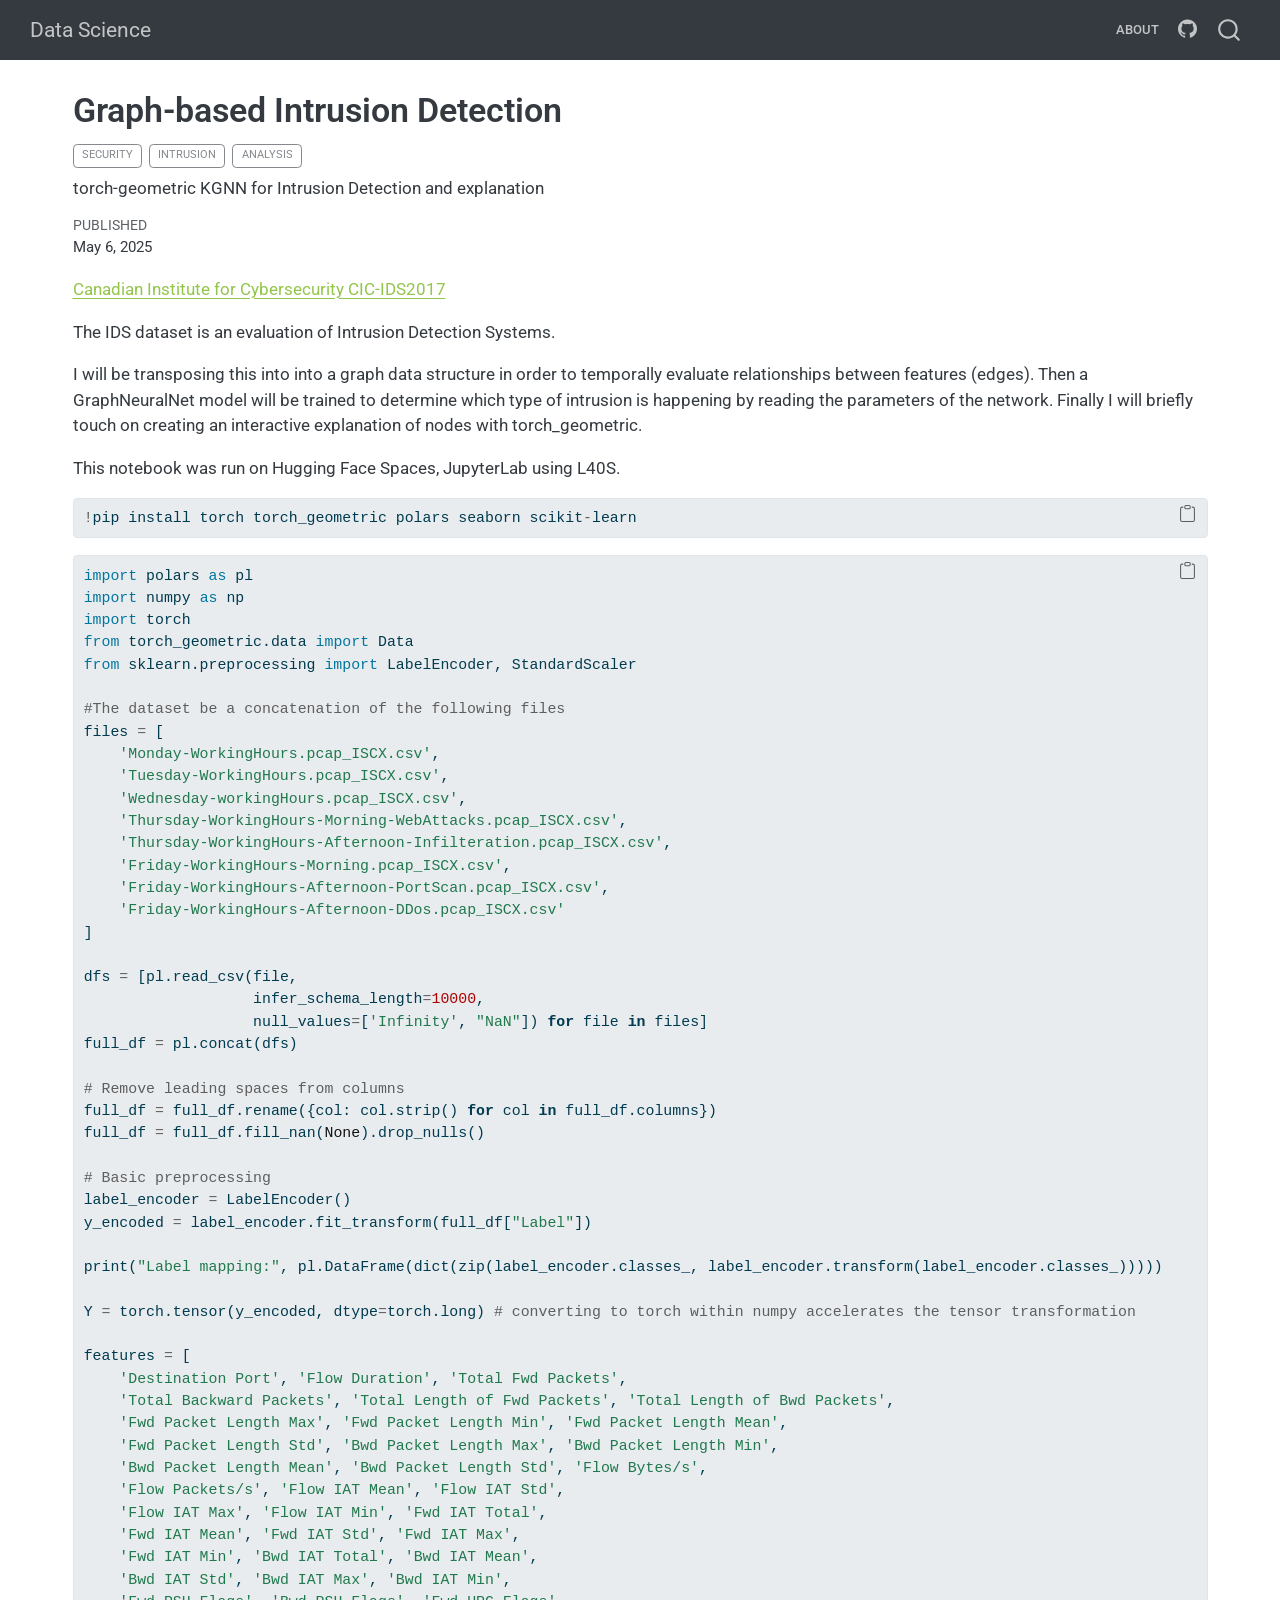
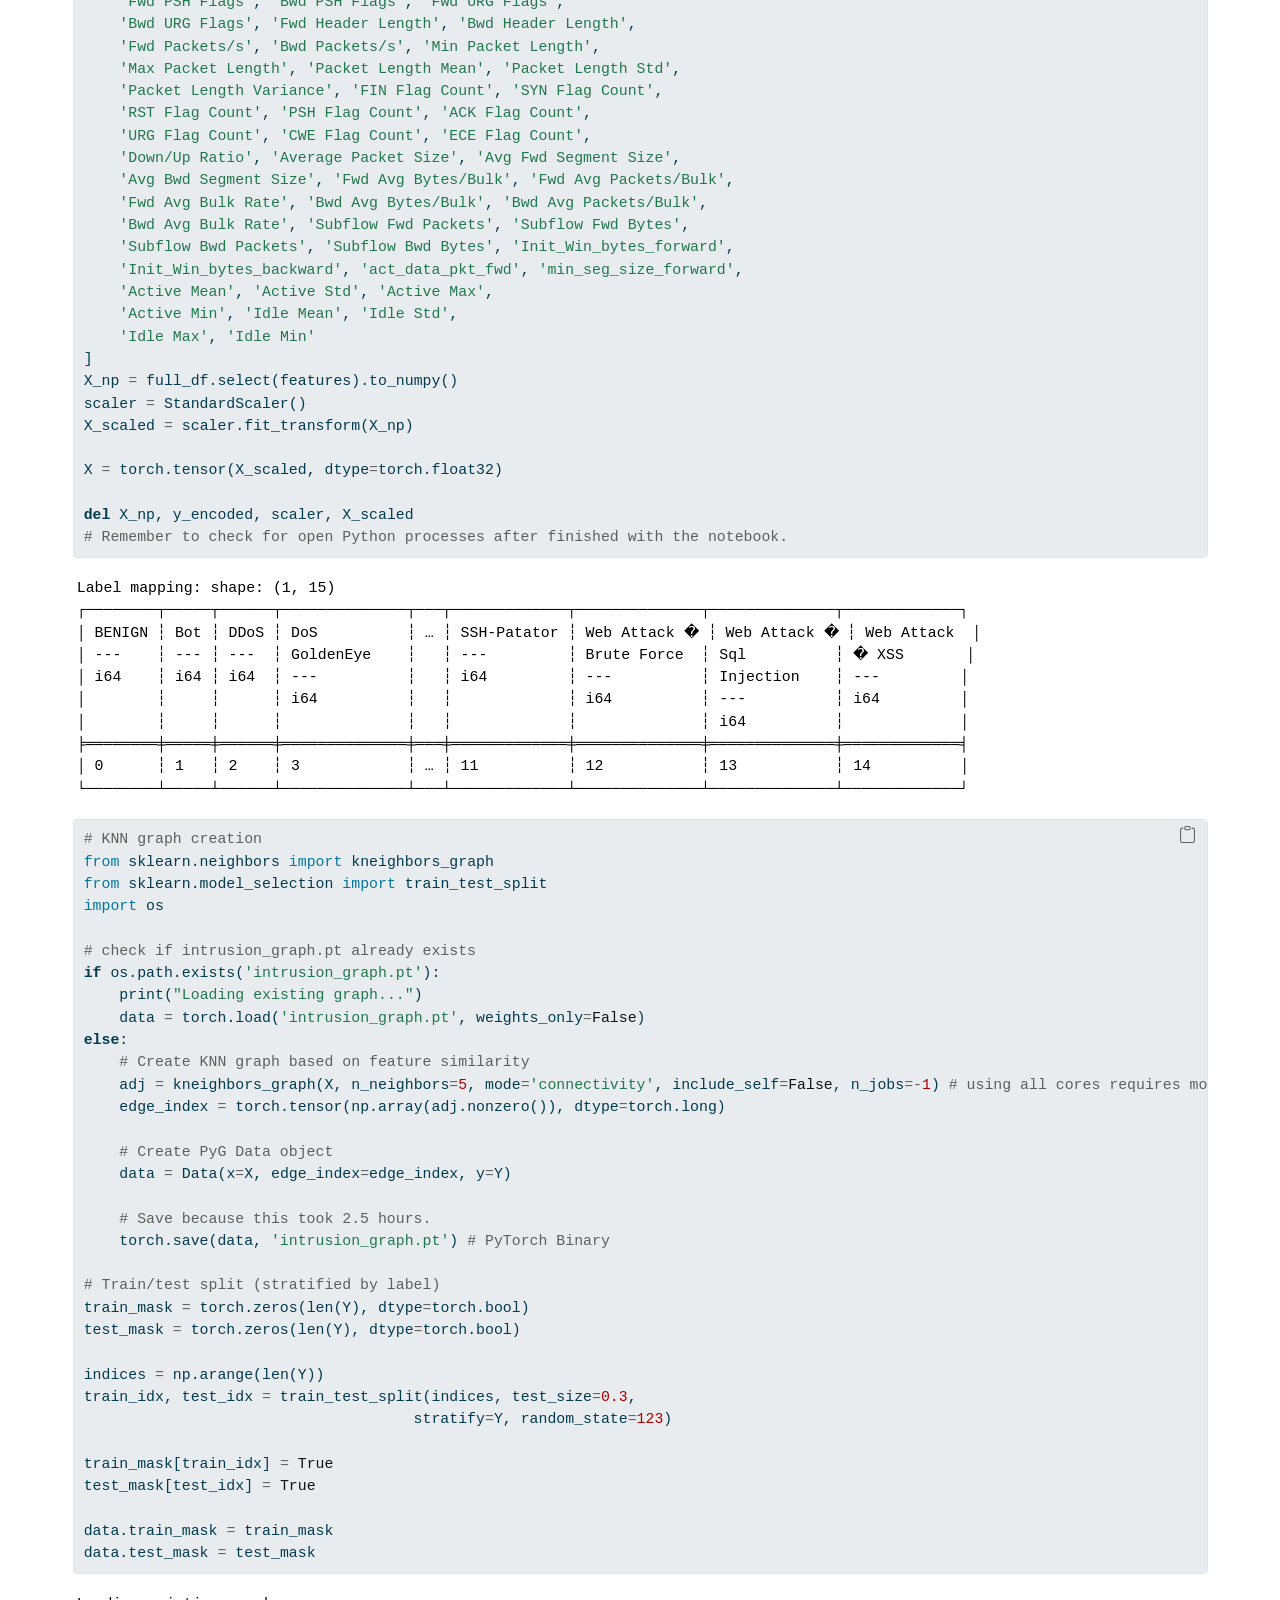
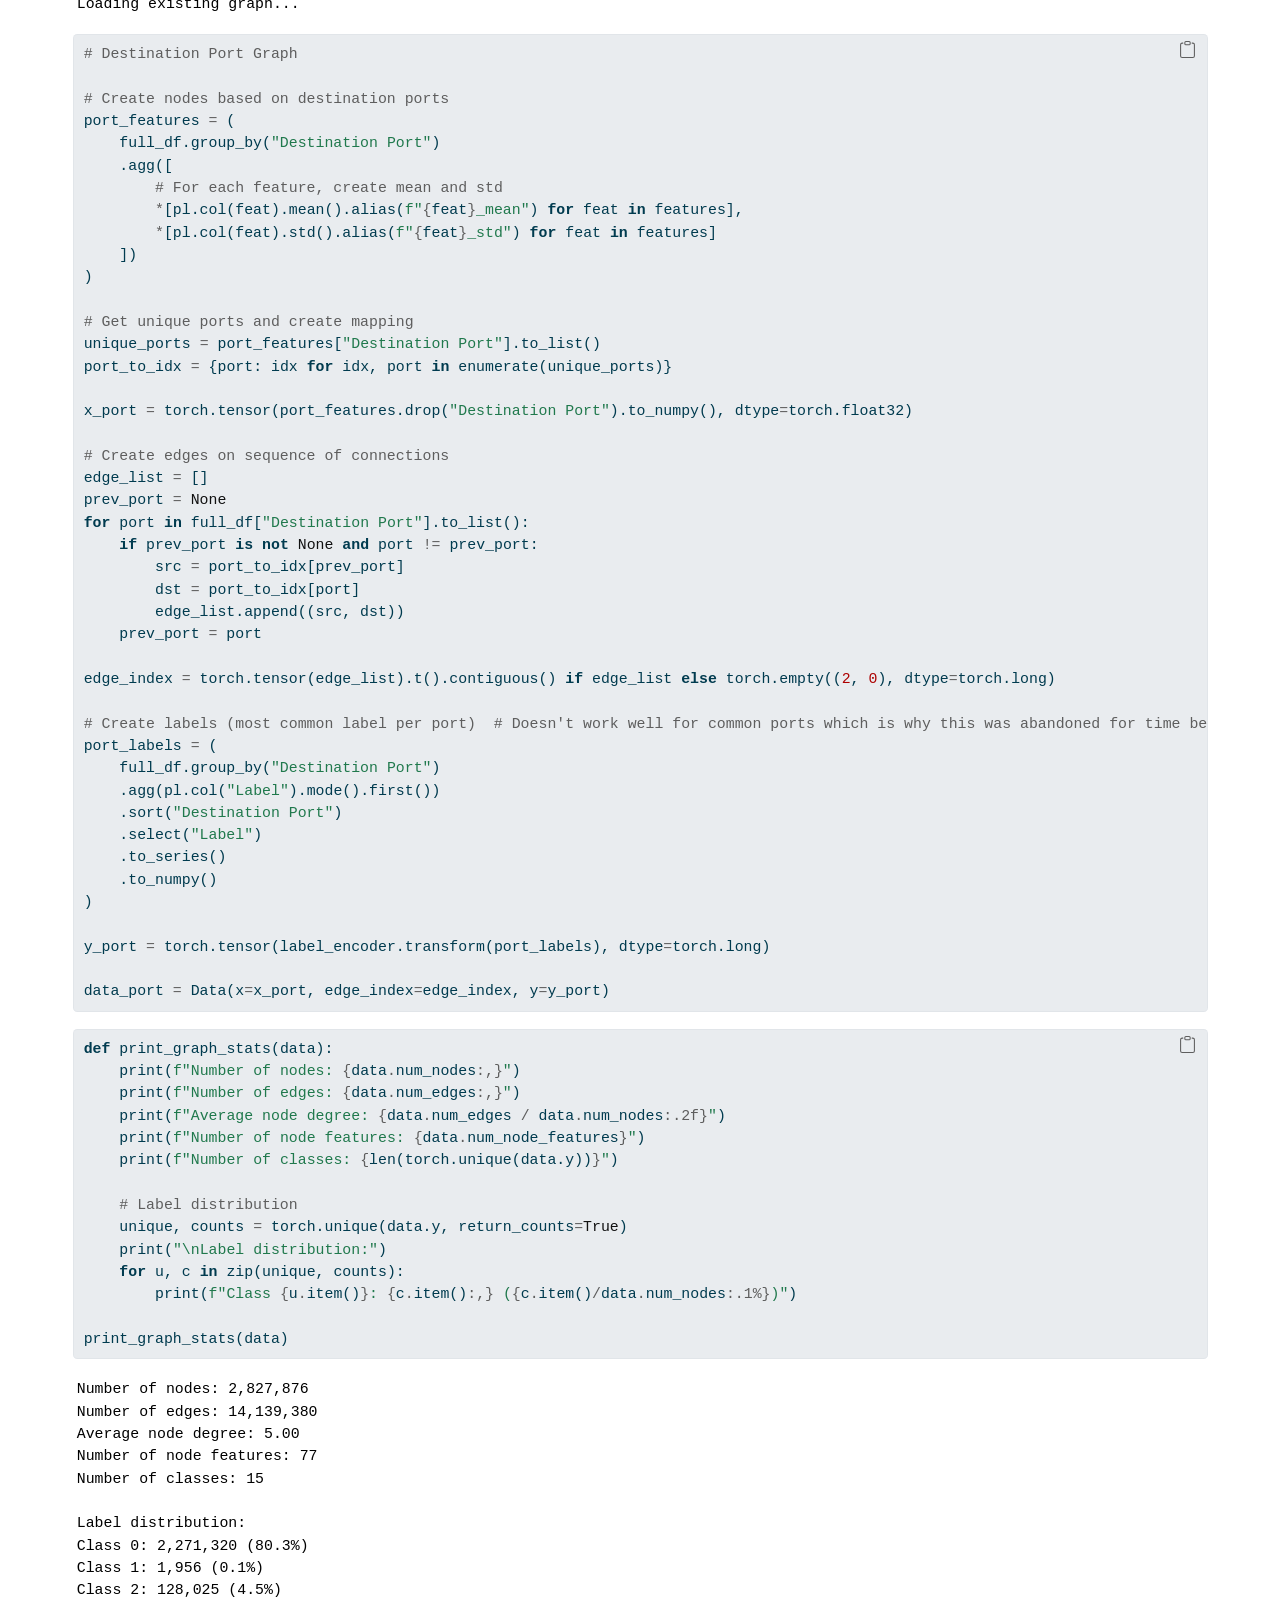
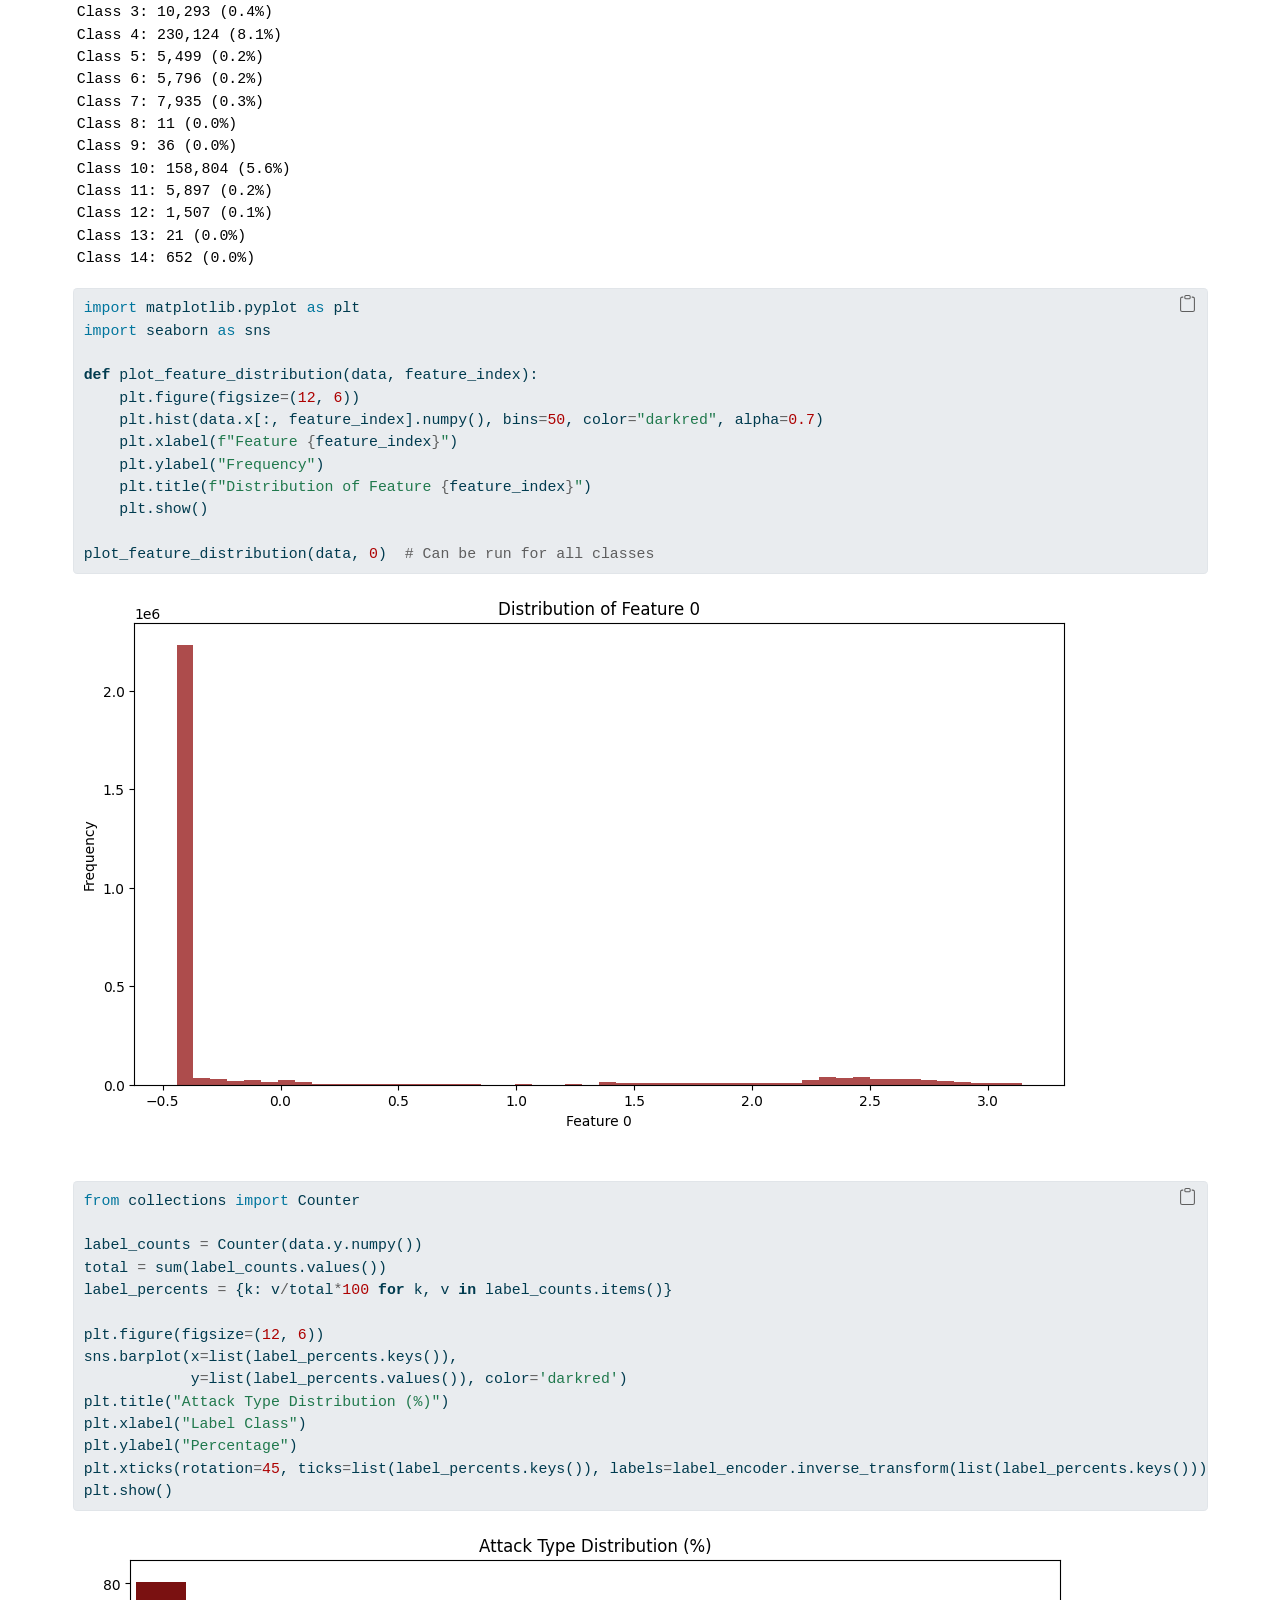
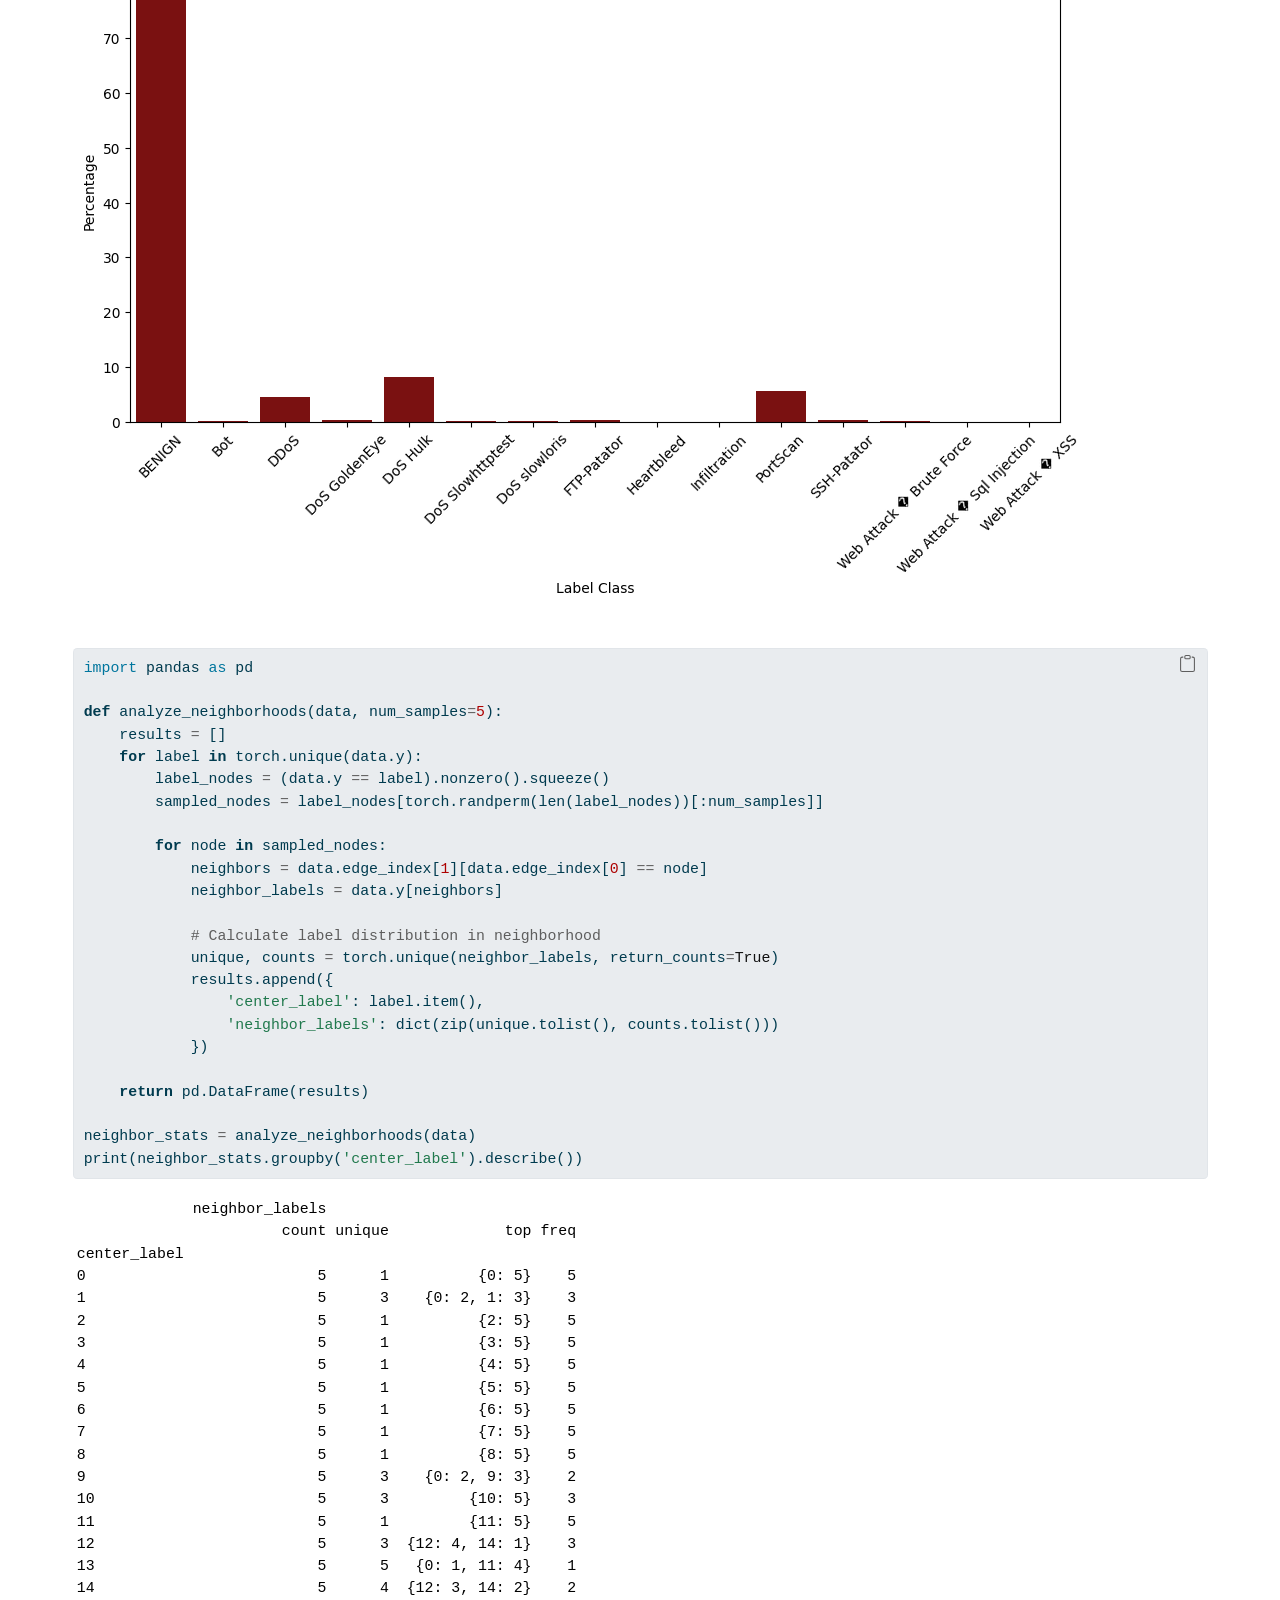
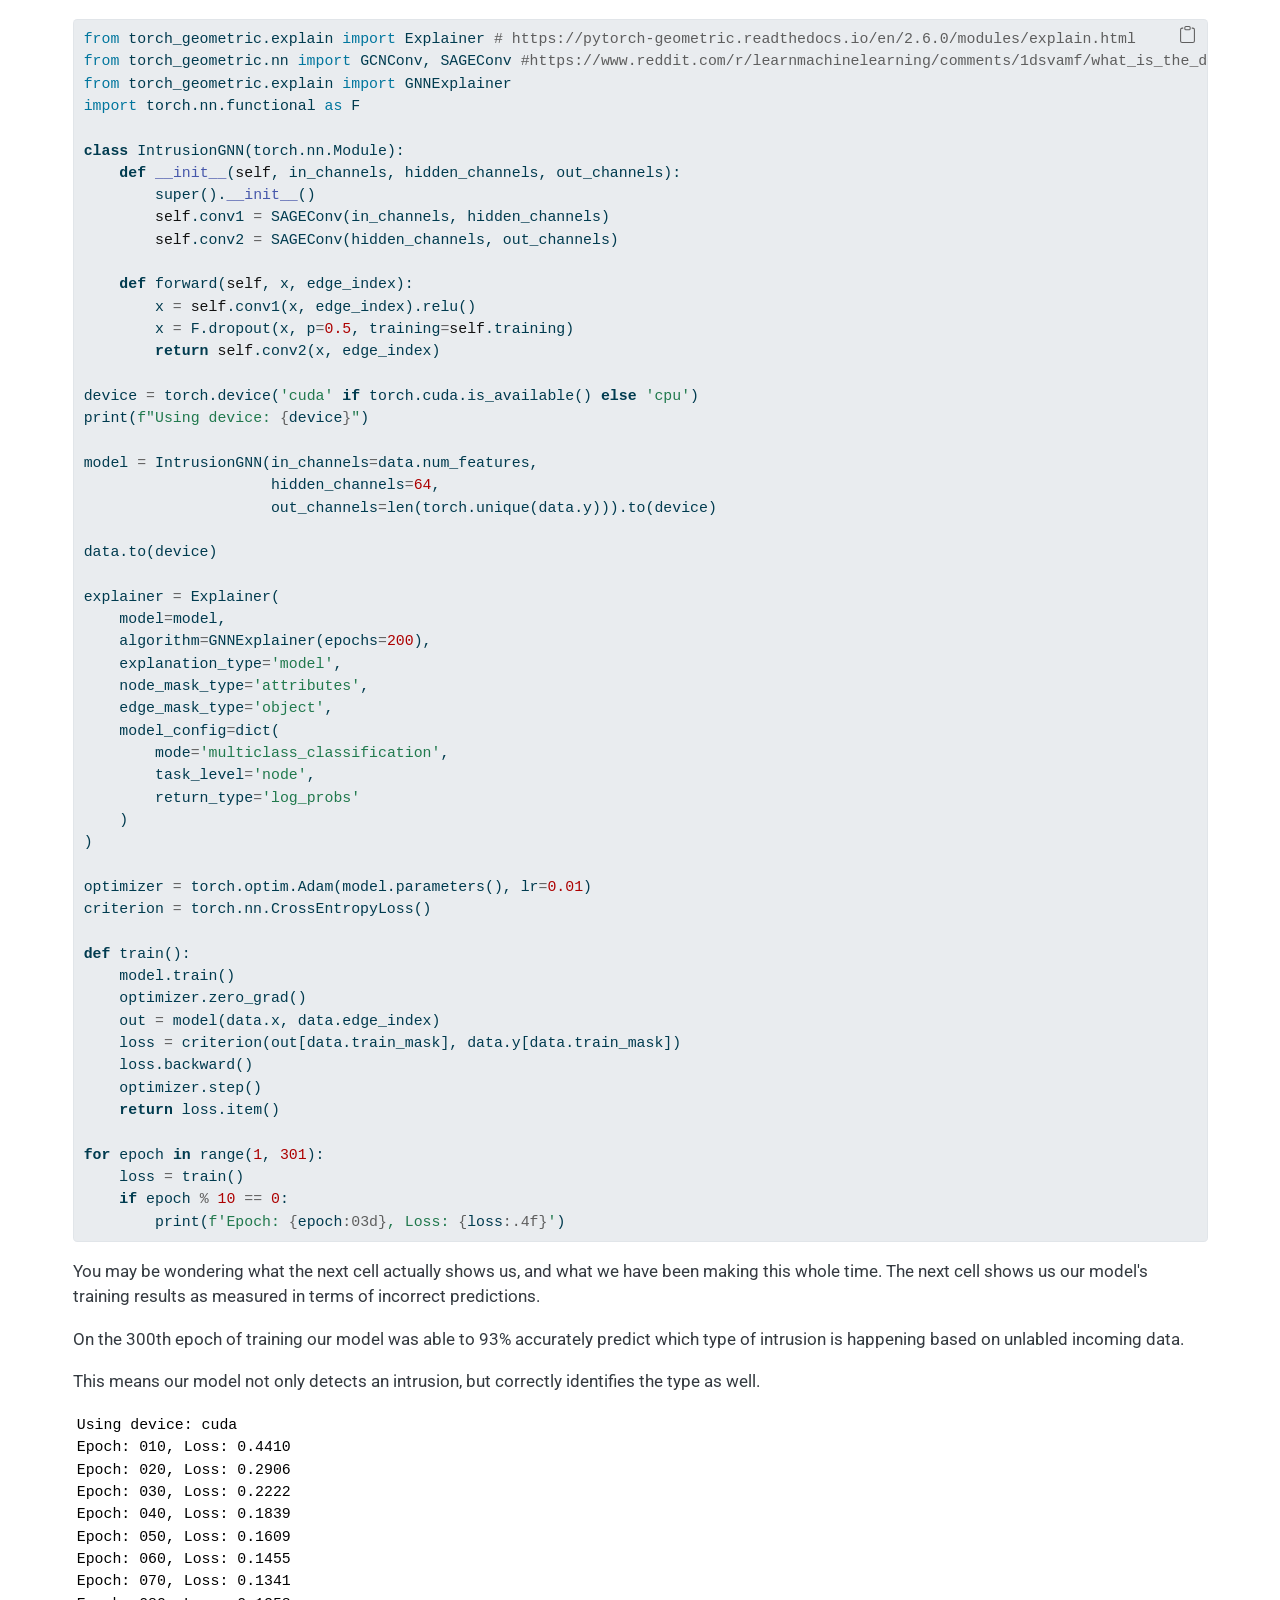
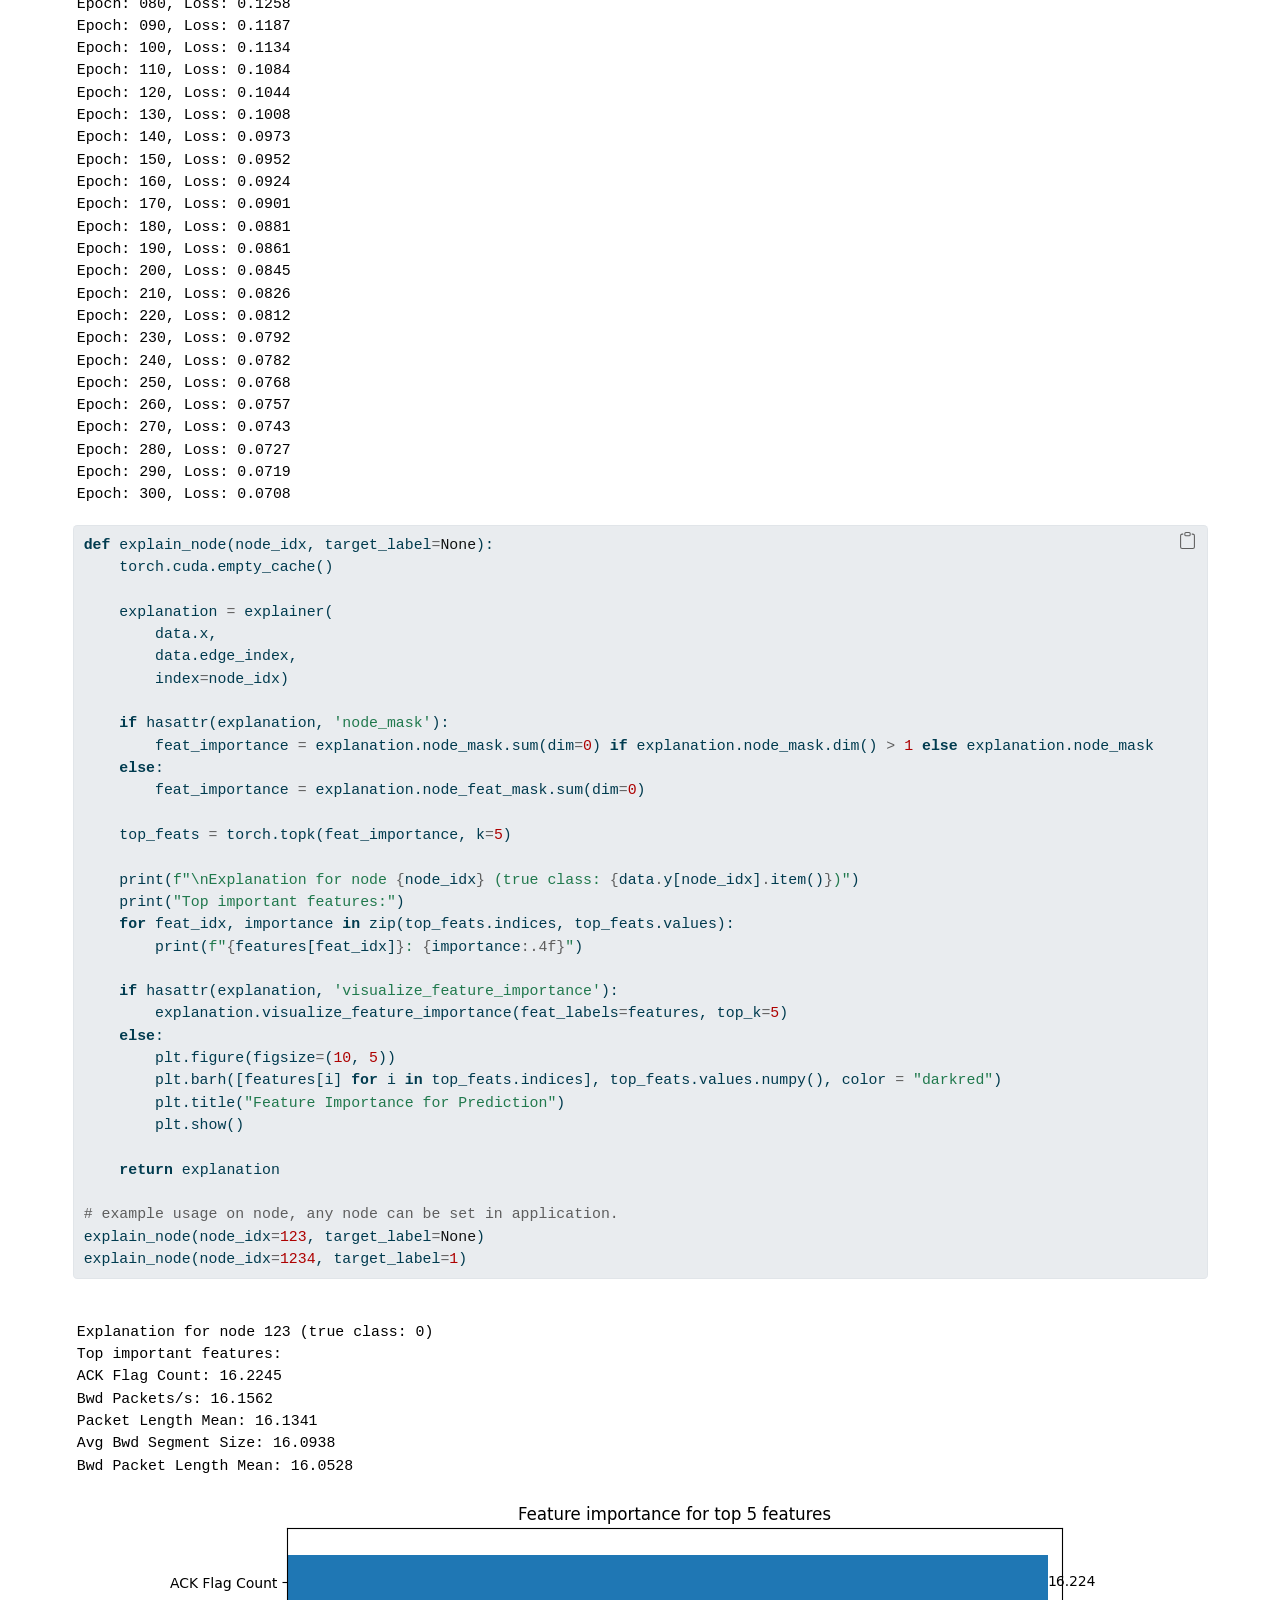
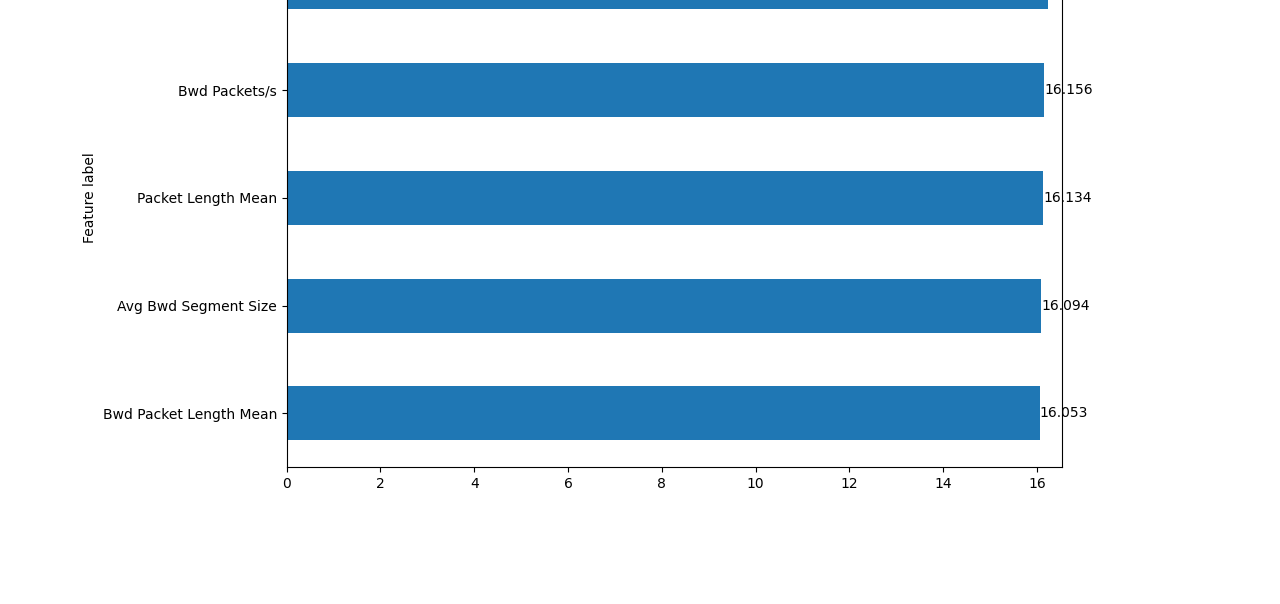
<file: docs/posts/PyG/PyG.html>
<!DOCTYPE html>
<html xmlns="http://www.w3.org/1999/xhtml" lang="en" xml:lang="en"><head>

<meta charset="utf-8">
<meta name="generator" content="quarto-1.6.43">

<meta name="viewport" content="width=device-width, initial-scale=1.0, user-scalable=yes">

<meta name="dcterms.date" content="2025-05-06">
<meta name="description" content="torch-geometric KGNN for Intrusion Detection and explanation">

<title>Graph-based Intrusion Detection – Data Science</title>
<style>
code{white-space: pre-wrap;}
span.smallcaps{font-variant: small-caps;}
div.columns{display: flex; gap: min(4vw, 1.5em);}
div.column{flex: auto; overflow-x: auto;}
div.hanging-indent{margin-left: 1.5em; text-indent: -1.5em;}
ul.task-list{list-style: none;}
ul.task-list li input[type="checkbox"] {
  width: 0.8em;
  margin: 0 0.8em 0.2em -1em; /* quarto-specific, see https://github.com/quarto-dev/quarto-cli/issues/4556 */ 
  vertical-align: middle;
}
/* CSS for syntax highlighting */
pre > code.sourceCode { white-space: pre; position: relative; }
pre > code.sourceCode > span { line-height: 1.25; }
pre > code.sourceCode > span:empty { height: 1.2em; }
.sourceCode { overflow: visible; }
code.sourceCode > span { color: inherit; text-decoration: inherit; }
div.sourceCode { margin: 1em 0; }
pre.sourceCode { margin: 0; }
@media screen {
div.sourceCode { overflow: auto; }
}
@media print {
pre > code.sourceCode { white-space: pre-wrap; }
pre > code.sourceCode > span { display: inline-block; text-indent: -5em; padding-left: 5em; }
}
pre.numberSource code
  { counter-reset: source-line 0; }
pre.numberSource code > span
  { position: relative; left: -4em; counter-increment: source-line; }
pre.numberSource code > span > a:first-child::before
  { content: counter(source-line);
    position: relative; left: -1em; text-align: right; vertical-align: baseline;
    border: none; display: inline-block;
    -webkit-touch-callout: none; -webkit-user-select: none;
    -khtml-user-select: none; -moz-user-select: none;
    -ms-user-select: none; user-select: none;
    padding: 0 4px; width: 4em;
  }
pre.numberSource { margin-left: 3em;  padding-left: 4px; }
div.sourceCode
  {   }
@media screen {
pre > code.sourceCode > span > a:first-child::before { text-decoration: underline; }
}
</style>


<script src="../../site_libs/quarto-nav/quarto-nav.js"></script>
<script src="../../site_libs/quarto-nav/headroom.min.js"></script>
<script src="../../site_libs/clipboard/clipboard.min.js"></script>
<script src="../../site_libs/quarto-search/autocomplete.umd.js"></script>
<script src="../../site_libs/quarto-search/fuse.min.js"></script>
<script src="../../site_libs/quarto-search/quarto-search.js"></script>
<meta name="quarto:offset" content="../../">
<script src="../../site_libs/quarto-html/quarto.js"></script>
<script src="../../site_libs/quarto-html/popper.min.js"></script>
<script src="../../site_libs/quarto-html/tippy.umd.min.js"></script>
<script src="../../site_libs/quarto-html/anchor.min.js"></script>
<link href="../../site_libs/quarto-html/tippy.css" rel="stylesheet">
<link href="../../site_libs/quarto-html/quarto-syntax-highlighting-d4d76bf8491c20bad77d141916dc28e1.css" rel="stylesheet" id="quarto-text-highlighting-styles">
<script src="../../site_libs/bootstrap/bootstrap.min.js"></script>
<link href="../../site_libs/bootstrap/bootstrap-icons.css" rel="stylesheet">
<link href="../../site_libs/bootstrap/bootstrap-4ef06827ce76f75fd380d32053a70182.min.css" rel="stylesheet" append-hash="true" id="quarto-bootstrap" data-mode="light">
<script id="quarto-search-options" type="application/json">{
  "location": "navbar",
  "copy-button": false,
  "collapse-after": 3,
  "panel-placement": "end",
  "type": "overlay",
  "limit": 50,
  "keyboard-shortcut": [
    "f",
    "/",
    "s"
  ],
  "show-item-context": false,
  "language": {
    "search-no-results-text": "No results",
    "search-matching-documents-text": "matching documents",
    "search-copy-link-title": "Copy link to search",
    "search-hide-matches-text": "Hide additional matches",
    "search-more-match-text": "more match in this document",
    "search-more-matches-text": "more matches in this document",
    "search-clear-button-title": "Clear",
    "search-text-placeholder": "",
    "search-detached-cancel-button-title": "Cancel",
    "search-submit-button-title": "Submit",
    "search-label": "Search"
  }
}</script>


<link rel="stylesheet" href="../../styles.css">
</head>

<body class="nav-fixed">

<div id="quarto-search-results"></div>
  <header id="quarto-header" class="headroom fixed-top">
    <nav class="navbar navbar-expand-lg " data-bs-theme="dark">
      <div class="navbar-container container-fluid">
      <div class="navbar-brand-container mx-auto">
    <a class="navbar-brand" href="../../index.html">
    <span class="navbar-title">Data Science</span>
    </a>
  </div>
            <div id="quarto-search" class="" title="Search"></div>
          <button class="navbar-toggler" type="button" data-bs-toggle="collapse" data-bs-target="#navbarCollapse" aria-controls="navbarCollapse" role="menu" aria-expanded="false" aria-label="Toggle navigation" onclick="if (window.quartoToggleHeadroom) { window.quartoToggleHeadroom(); }">
  <span class="navbar-toggler-icon"></span>
</button>
          <div class="collapse navbar-collapse" id="navbarCollapse">
            <ul class="navbar-nav navbar-nav-scroll ms-auto">
  <li class="nav-item">
    <a class="nav-link" href="../../about.html"> 
<span class="menu-text">About</span></a>
  </li>  
  <li class="nav-item compact">
    <a class="nav-link" href="https://github.com/urbainm"> <i class="bi bi-github" role="img">
</i> 
<span class="menu-text"></span></a>
  </li>  
</ul>
          </div> <!-- /navcollapse -->
            <div class="quarto-navbar-tools">
</div>
      </div> <!-- /container-fluid -->
    </nav>
</header>
<!-- content -->
<div id="quarto-content" class="quarto-container page-columns page-rows-contents page-layout-full page-navbar">
<!-- sidebar -->
<!-- margin-sidebar -->
    <div id="quarto-margin-sidebar" class="sidebar margin-sidebar zindex-bottom">
        
    </div>
<!-- main -->
<main class="content column-page" id="quarto-document-content">

<header id="title-block-header" class="quarto-title-block default">
<div class="quarto-title">
<h1 class="title">Graph-based Intrusion Detection</h1>
  <div class="quarto-categories">
    <div class="quarto-category">Security</div>
    <div class="quarto-category">Intrusion</div>
    <div class="quarto-category">Analysis</div>
  </div>
  </div>

<div>
  <div class="description">
    torch-geometric KGNN for Intrusion Detection and explanation
  </div>
</div>


<div class="quarto-title-meta column-page">

    
    <div>
    <div class="quarto-title-meta-heading">Published</div>
    <div class="quarto-title-meta-contents">
      <p class="date">May 6, 2025</p>
    </div>
  </div>
  
    
  </div>
  


</header>


<p><a href="https://www.unb.ca/cic/datasets/ids-2017.html">Canadian Institute for Cybersecurity CIC-IDS2017</a></p>
<p>The IDS dataset is an evaluation of Intrusion Detection Systems.</p>
<p>I will be transposing this into into a graph data structure in order to temporally evaluate relationships between features (edges). Then a GraphNeuralNet model will be trained to determine which type of intrusion is happening by reading the parameters of the network. Finally I will briefly touch on creating an interactive explanation of nodes with torch_geometric.</p>
<p>This notebook was run on Hugging Face Spaces, JupyterLab using L40S.</p>
<div id="ebd83c2a" class="cell" data-jupyter="{&quot;outputs_hidden&quot;:true}">
<div class="sourceCode cell-code" id="cb1"><pre class="sourceCode python code-with-copy"><code class="sourceCode python"><span id="cb1-1"><a href="#cb1-1" aria-hidden="true" tabindex="-1"></a><span class="op">!</span>pip install torch torch_geometric polars seaborn scikit<span class="op">-</span>learn</span></code><button title="Copy to Clipboard" class="code-copy-button"><i class="bi"></i></button></pre></div>
</div>
<div id="49f45cf3" class="cell" data-execution_count="1">
<div class="sourceCode cell-code" id="cb2"><pre class="sourceCode python code-with-copy"><code class="sourceCode python"><span id="cb2-1"><a href="#cb2-1" aria-hidden="true" tabindex="-1"></a><span class="im">import</span> polars <span class="im">as</span> pl</span>
<span id="cb2-2"><a href="#cb2-2" aria-hidden="true" tabindex="-1"></a><span class="im">import</span> numpy <span class="im">as</span> np</span>
<span id="cb2-3"><a href="#cb2-3" aria-hidden="true" tabindex="-1"></a><span class="im">import</span> torch</span>
<span id="cb2-4"><a href="#cb2-4" aria-hidden="true" tabindex="-1"></a><span class="im">from</span> torch_geometric.data <span class="im">import</span> Data</span>
<span id="cb2-5"><a href="#cb2-5" aria-hidden="true" tabindex="-1"></a><span class="im">from</span> sklearn.preprocessing <span class="im">import</span> LabelEncoder, StandardScaler</span>
<span id="cb2-6"><a href="#cb2-6" aria-hidden="true" tabindex="-1"></a></span>
<span id="cb2-7"><a href="#cb2-7" aria-hidden="true" tabindex="-1"></a><span class="co">#The dataset be a concatenation of the following files</span></span>
<span id="cb2-8"><a href="#cb2-8" aria-hidden="true" tabindex="-1"></a>files <span class="op">=</span> [</span>
<span id="cb2-9"><a href="#cb2-9" aria-hidden="true" tabindex="-1"></a>    <span class="st">'Monday-WorkingHours.pcap_ISCX.csv'</span>,</span>
<span id="cb2-10"><a href="#cb2-10" aria-hidden="true" tabindex="-1"></a>    <span class="st">'Tuesday-WorkingHours.pcap_ISCX.csv'</span>,</span>
<span id="cb2-11"><a href="#cb2-11" aria-hidden="true" tabindex="-1"></a>    <span class="st">'Wednesday-workingHours.pcap_ISCX.csv'</span>,</span>
<span id="cb2-12"><a href="#cb2-12" aria-hidden="true" tabindex="-1"></a>    <span class="st">'Thursday-WorkingHours-Morning-WebAttacks.pcap_ISCX.csv'</span>,</span>
<span id="cb2-13"><a href="#cb2-13" aria-hidden="true" tabindex="-1"></a>    <span class="st">'Thursday-WorkingHours-Afternoon-Infilteration.pcap_ISCX.csv'</span>,</span>
<span id="cb2-14"><a href="#cb2-14" aria-hidden="true" tabindex="-1"></a>    <span class="st">'Friday-WorkingHours-Morning.pcap_ISCX.csv'</span>,</span>
<span id="cb2-15"><a href="#cb2-15" aria-hidden="true" tabindex="-1"></a>    <span class="st">'Friday-WorkingHours-Afternoon-PortScan.pcap_ISCX.csv'</span>,</span>
<span id="cb2-16"><a href="#cb2-16" aria-hidden="true" tabindex="-1"></a>    <span class="st">'Friday-WorkingHours-Afternoon-DDos.pcap_ISCX.csv'</span></span>
<span id="cb2-17"><a href="#cb2-17" aria-hidden="true" tabindex="-1"></a>]</span>
<span id="cb2-18"><a href="#cb2-18" aria-hidden="true" tabindex="-1"></a></span>
<span id="cb2-19"><a href="#cb2-19" aria-hidden="true" tabindex="-1"></a>dfs <span class="op">=</span> [pl.read_csv(<span class="bu">file</span>, </span>
<span id="cb2-20"><a href="#cb2-20" aria-hidden="true" tabindex="-1"></a>                   infer_schema_length<span class="op">=</span><span class="dv">10000</span>, </span>
<span id="cb2-21"><a href="#cb2-21" aria-hidden="true" tabindex="-1"></a>                   null_values<span class="op">=</span>[<span class="st">'Infinity'</span>, <span class="st">"NaN"</span>]) <span class="cf">for</span> <span class="bu">file</span> <span class="kw">in</span> files]</span>
<span id="cb2-22"><a href="#cb2-22" aria-hidden="true" tabindex="-1"></a>full_df <span class="op">=</span> pl.concat(dfs)</span>
<span id="cb2-23"><a href="#cb2-23" aria-hidden="true" tabindex="-1"></a></span>
<span id="cb2-24"><a href="#cb2-24" aria-hidden="true" tabindex="-1"></a><span class="co"># Remove leading spaces from columns</span></span>
<span id="cb2-25"><a href="#cb2-25" aria-hidden="true" tabindex="-1"></a>full_df <span class="op">=</span> full_df.rename({col: col.strip() <span class="cf">for</span> col <span class="kw">in</span> full_df.columns})</span>
<span id="cb2-26"><a href="#cb2-26" aria-hidden="true" tabindex="-1"></a>full_df <span class="op">=</span> full_df.fill_nan(<span class="va">None</span>).drop_nulls()</span>
<span id="cb2-27"><a href="#cb2-27" aria-hidden="true" tabindex="-1"></a></span>
<span id="cb2-28"><a href="#cb2-28" aria-hidden="true" tabindex="-1"></a><span class="co"># Basic preprocessing</span></span>
<span id="cb2-29"><a href="#cb2-29" aria-hidden="true" tabindex="-1"></a>label_encoder <span class="op">=</span> LabelEncoder()</span>
<span id="cb2-30"><a href="#cb2-30" aria-hidden="true" tabindex="-1"></a>y_encoded <span class="op">=</span> label_encoder.fit_transform(full_df[<span class="st">"Label"</span>])</span>
<span id="cb2-31"><a href="#cb2-31" aria-hidden="true" tabindex="-1"></a></span>
<span id="cb2-32"><a href="#cb2-32" aria-hidden="true" tabindex="-1"></a><span class="bu">print</span>(<span class="st">"Label mapping:"</span>, pl.DataFrame(<span class="bu">dict</span>(<span class="bu">zip</span>(label_encoder.classes_, label_encoder.transform(label_encoder.classes_)))))</span>
<span id="cb2-33"><a href="#cb2-33" aria-hidden="true" tabindex="-1"></a></span>
<span id="cb2-34"><a href="#cb2-34" aria-hidden="true" tabindex="-1"></a>Y <span class="op">=</span> torch.tensor(y_encoded, dtype<span class="op">=</span>torch.<span class="bu">long</span>) <span class="co"># converting to torch within numpy accelerates the tensor transformation</span></span>
<span id="cb2-35"><a href="#cb2-35" aria-hidden="true" tabindex="-1"></a></span>
<span id="cb2-36"><a href="#cb2-36" aria-hidden="true" tabindex="-1"></a>features <span class="op">=</span> [</span>
<span id="cb2-37"><a href="#cb2-37" aria-hidden="true" tabindex="-1"></a>    <span class="st">'Destination Port'</span>, <span class="st">'Flow Duration'</span>, <span class="st">'Total Fwd Packets'</span>,</span>
<span id="cb2-38"><a href="#cb2-38" aria-hidden="true" tabindex="-1"></a>    <span class="st">'Total Backward Packets'</span>, <span class="st">'Total Length of Fwd Packets'</span>, <span class="st">'Total Length of Bwd Packets'</span>,</span>
<span id="cb2-39"><a href="#cb2-39" aria-hidden="true" tabindex="-1"></a>    <span class="st">'Fwd Packet Length Max'</span>, <span class="st">'Fwd Packet Length Min'</span>, <span class="st">'Fwd Packet Length Mean'</span>,</span>
<span id="cb2-40"><a href="#cb2-40" aria-hidden="true" tabindex="-1"></a>    <span class="st">'Fwd Packet Length Std'</span>, <span class="st">'Bwd Packet Length Max'</span>, <span class="st">'Bwd Packet Length Min'</span>,</span>
<span id="cb2-41"><a href="#cb2-41" aria-hidden="true" tabindex="-1"></a>    <span class="st">'Bwd Packet Length Mean'</span>, <span class="st">'Bwd Packet Length Std'</span>, <span class="st">'Flow Bytes/s'</span>,</span>
<span id="cb2-42"><a href="#cb2-42" aria-hidden="true" tabindex="-1"></a>    <span class="st">'Flow Packets/s'</span>, <span class="st">'Flow IAT Mean'</span>, <span class="st">'Flow IAT Std'</span>,</span>
<span id="cb2-43"><a href="#cb2-43" aria-hidden="true" tabindex="-1"></a>    <span class="st">'Flow IAT Max'</span>, <span class="st">'Flow IAT Min'</span>, <span class="st">'Fwd IAT Total'</span>,</span>
<span id="cb2-44"><a href="#cb2-44" aria-hidden="true" tabindex="-1"></a>    <span class="st">'Fwd IAT Mean'</span>, <span class="st">'Fwd IAT Std'</span>, <span class="st">'Fwd IAT Max'</span>,</span>
<span id="cb2-45"><a href="#cb2-45" aria-hidden="true" tabindex="-1"></a>    <span class="st">'Fwd IAT Min'</span>, <span class="st">'Bwd IAT Total'</span>, <span class="st">'Bwd IAT Mean'</span>,</span>
<span id="cb2-46"><a href="#cb2-46" aria-hidden="true" tabindex="-1"></a>    <span class="st">'Bwd IAT Std'</span>, <span class="st">'Bwd IAT Max'</span>, <span class="st">'Bwd IAT Min'</span>,</span>
<span id="cb2-47"><a href="#cb2-47" aria-hidden="true" tabindex="-1"></a>    <span class="st">'Fwd PSH Flags'</span>, <span class="st">'Bwd PSH Flags'</span>, <span class="st">'Fwd URG Flags'</span>,</span>
<span id="cb2-48"><a href="#cb2-48" aria-hidden="true" tabindex="-1"></a>    <span class="st">'Bwd URG Flags'</span>, <span class="st">'Fwd Header Length'</span>, <span class="st">'Bwd Header Length'</span>,</span>
<span id="cb2-49"><a href="#cb2-49" aria-hidden="true" tabindex="-1"></a>    <span class="st">'Fwd Packets/s'</span>, <span class="st">'Bwd Packets/s'</span>, <span class="st">'Min Packet Length'</span>,</span>
<span id="cb2-50"><a href="#cb2-50" aria-hidden="true" tabindex="-1"></a>    <span class="st">'Max Packet Length'</span>, <span class="st">'Packet Length Mean'</span>, <span class="st">'Packet Length Std'</span>,</span>
<span id="cb2-51"><a href="#cb2-51" aria-hidden="true" tabindex="-1"></a>    <span class="st">'Packet Length Variance'</span>, <span class="st">'FIN Flag Count'</span>, <span class="st">'SYN Flag Count'</span>,</span>
<span id="cb2-52"><a href="#cb2-52" aria-hidden="true" tabindex="-1"></a>    <span class="st">'RST Flag Count'</span>, <span class="st">'PSH Flag Count'</span>, <span class="st">'ACK Flag Count'</span>,</span>
<span id="cb2-53"><a href="#cb2-53" aria-hidden="true" tabindex="-1"></a>    <span class="st">'URG Flag Count'</span>, <span class="st">'CWE Flag Count'</span>, <span class="st">'ECE Flag Count'</span>,</span>
<span id="cb2-54"><a href="#cb2-54" aria-hidden="true" tabindex="-1"></a>    <span class="st">'Down/Up Ratio'</span>, <span class="st">'Average Packet Size'</span>, <span class="st">'Avg Fwd Segment Size'</span>,</span>
<span id="cb2-55"><a href="#cb2-55" aria-hidden="true" tabindex="-1"></a>    <span class="st">'Avg Bwd Segment Size'</span>, <span class="st">'Fwd Avg Bytes/Bulk'</span>, <span class="st">'Fwd Avg Packets/Bulk'</span>,</span>
<span id="cb2-56"><a href="#cb2-56" aria-hidden="true" tabindex="-1"></a>    <span class="st">'Fwd Avg Bulk Rate'</span>, <span class="st">'Bwd Avg Bytes/Bulk'</span>, <span class="st">'Bwd Avg Packets/Bulk'</span>,</span>
<span id="cb2-57"><a href="#cb2-57" aria-hidden="true" tabindex="-1"></a>    <span class="st">'Bwd Avg Bulk Rate'</span>, <span class="st">'Subflow Fwd Packets'</span>, <span class="st">'Subflow Fwd Bytes'</span>,</span>
<span id="cb2-58"><a href="#cb2-58" aria-hidden="true" tabindex="-1"></a>    <span class="st">'Subflow Bwd Packets'</span>, <span class="st">'Subflow Bwd Bytes'</span>, <span class="st">'Init_Win_bytes_forward'</span>,</span>
<span id="cb2-59"><a href="#cb2-59" aria-hidden="true" tabindex="-1"></a>    <span class="st">'Init_Win_bytes_backward'</span>, <span class="st">'act_data_pkt_fwd'</span>, <span class="st">'min_seg_size_forward'</span>,</span>
<span id="cb2-60"><a href="#cb2-60" aria-hidden="true" tabindex="-1"></a>    <span class="st">'Active Mean'</span>, <span class="st">'Active Std'</span>, <span class="st">'Active Max'</span>,</span>
<span id="cb2-61"><a href="#cb2-61" aria-hidden="true" tabindex="-1"></a>    <span class="st">'Active Min'</span>, <span class="st">'Idle Mean'</span>, <span class="st">'Idle Std'</span>,</span>
<span id="cb2-62"><a href="#cb2-62" aria-hidden="true" tabindex="-1"></a>    <span class="st">'Idle Max'</span>, <span class="st">'Idle Min'</span></span>
<span id="cb2-63"><a href="#cb2-63" aria-hidden="true" tabindex="-1"></a>]</span>
<span id="cb2-64"><a href="#cb2-64" aria-hidden="true" tabindex="-1"></a>X_np <span class="op">=</span> full_df.select(features).to_numpy()</span>
<span id="cb2-65"><a href="#cb2-65" aria-hidden="true" tabindex="-1"></a>scaler <span class="op">=</span> StandardScaler()</span>
<span id="cb2-66"><a href="#cb2-66" aria-hidden="true" tabindex="-1"></a>X_scaled <span class="op">=</span> scaler.fit_transform(X_np)</span>
<span id="cb2-67"><a href="#cb2-67" aria-hidden="true" tabindex="-1"></a></span>
<span id="cb2-68"><a href="#cb2-68" aria-hidden="true" tabindex="-1"></a>X <span class="op">=</span> torch.tensor(X_scaled, dtype<span class="op">=</span>torch.float32)</span>
<span id="cb2-69"><a href="#cb2-69" aria-hidden="true" tabindex="-1"></a></span>
<span id="cb2-70"><a href="#cb2-70" aria-hidden="true" tabindex="-1"></a><span class="kw">del</span> X_np, y_encoded, scaler, X_scaled</span>
<span id="cb2-71"><a href="#cb2-71" aria-hidden="true" tabindex="-1"></a><span class="co"># Remember to check for open Python processes after finished with the notebook.</span></span></code><button title="Copy to Clipboard" class="code-copy-button"><i class="bi"></i></button></pre></div>
<div class="cell-output cell-output-stdout">
<pre><code>Label mapping: shape: (1, 15)
┌────────┬─────┬──────┬──────────────┬───┬─────────────┬──────────────┬──────────────┬─────────────┐
│ BENIGN ┆ Bot ┆ DDoS ┆ DoS          ┆ … ┆ SSH-Patator ┆ Web Attack � ┆ Web Attack � ┆ Web Attack  │
│ ---    ┆ --- ┆ ---  ┆ GoldenEye    ┆   ┆ ---         ┆ Brute Force  ┆ Sql          ┆ � XSS       │
│ i64    ┆ i64 ┆ i64  ┆ ---          ┆   ┆ i64         ┆ ---          ┆ Injection    ┆ ---         │
│        ┆     ┆      ┆ i64          ┆   ┆             ┆ i64          ┆ ---          ┆ i64         │
│        ┆     ┆      ┆              ┆   ┆             ┆              ┆ i64          ┆             │
╞════════╪═════╪══════╪══════════════╪═══╪═════════════╪══════════════╪══════════════╪═════════════╡
│ 0      ┆ 1   ┆ 2    ┆ 3            ┆ … ┆ 11          ┆ 12           ┆ 13           ┆ 14          │
└────────┴─────┴──────┴──────────────┴───┴─────────────┴──────────────┴──────────────┴─────────────┘</code></pre>
</div>
</div>
<div id="2fd25c86" class="cell" data-execution_count="2">
<div class="sourceCode cell-code" id="cb4"><pre class="sourceCode python code-with-copy"><code class="sourceCode python"><span id="cb4-1"><a href="#cb4-1" aria-hidden="true" tabindex="-1"></a><span class="co"># KNN graph creation</span></span>
<span id="cb4-2"><a href="#cb4-2" aria-hidden="true" tabindex="-1"></a><span class="im">from</span> sklearn.neighbors <span class="im">import</span> kneighbors_graph</span>
<span id="cb4-3"><a href="#cb4-3" aria-hidden="true" tabindex="-1"></a><span class="im">from</span> sklearn.model_selection <span class="im">import</span> train_test_split</span>
<span id="cb4-4"><a href="#cb4-4" aria-hidden="true" tabindex="-1"></a><span class="im">import</span> os</span>
<span id="cb4-5"><a href="#cb4-5" aria-hidden="true" tabindex="-1"></a></span>
<span id="cb4-6"><a href="#cb4-6" aria-hidden="true" tabindex="-1"></a><span class="co"># check if intrusion_graph.pt already exists</span></span>
<span id="cb4-7"><a href="#cb4-7" aria-hidden="true" tabindex="-1"></a><span class="cf">if</span> os.path.exists(<span class="st">'intrusion_graph.pt'</span>):</span>
<span id="cb4-8"><a href="#cb4-8" aria-hidden="true" tabindex="-1"></a>    <span class="bu">print</span>(<span class="st">"Loading existing graph..."</span>)</span>
<span id="cb4-9"><a href="#cb4-9" aria-hidden="true" tabindex="-1"></a>    data <span class="op">=</span> torch.load(<span class="st">'intrusion_graph.pt'</span>, weights_only<span class="op">=</span><span class="va">False</span>)</span>
<span id="cb4-10"><a href="#cb4-10" aria-hidden="true" tabindex="-1"></a><span class="cf">else</span>:</span>
<span id="cb4-11"><a href="#cb4-11" aria-hidden="true" tabindex="-1"></a>    <span class="co"># Create KNN graph based on feature similarity</span></span>
<span id="cb4-12"><a href="#cb4-12" aria-hidden="true" tabindex="-1"></a>    adj <span class="op">=</span> kneighbors_graph(X, n_neighbors<span class="op">=</span><span class="dv">5</span>, mode<span class="op">=</span><span class="st">'connectivity'</span>, include_self<span class="op">=</span><span class="va">False</span>, n_jobs<span class="op">=-</span><span class="dv">1</span>) <span class="co"># using all cores requires more work</span></span>
<span id="cb4-13"><a href="#cb4-13" aria-hidden="true" tabindex="-1"></a>    edge_index <span class="op">=</span> torch.tensor(np.array(adj.nonzero()), dtype<span class="op">=</span>torch.<span class="bu">long</span>)</span>
<span id="cb4-14"><a href="#cb4-14" aria-hidden="true" tabindex="-1"></a></span>
<span id="cb4-15"><a href="#cb4-15" aria-hidden="true" tabindex="-1"></a>    <span class="co"># Create PyG Data object</span></span>
<span id="cb4-16"><a href="#cb4-16" aria-hidden="true" tabindex="-1"></a>    data <span class="op">=</span> Data(x<span class="op">=</span>X, edge_index<span class="op">=</span>edge_index, y<span class="op">=</span>Y)</span>
<span id="cb4-17"><a href="#cb4-17" aria-hidden="true" tabindex="-1"></a>    </span>
<span id="cb4-18"><a href="#cb4-18" aria-hidden="true" tabindex="-1"></a>    <span class="co"># Save because this took 2.5 hours.</span></span>
<span id="cb4-19"><a href="#cb4-19" aria-hidden="true" tabindex="-1"></a>    torch.save(data, <span class="st">'intrusion_graph.pt'</span>) <span class="co"># PyTorch Binary</span></span>
<span id="cb4-20"><a href="#cb4-20" aria-hidden="true" tabindex="-1"></a></span>
<span id="cb4-21"><a href="#cb4-21" aria-hidden="true" tabindex="-1"></a><span class="co"># Train/test split (stratified by label)</span></span>
<span id="cb4-22"><a href="#cb4-22" aria-hidden="true" tabindex="-1"></a>train_mask <span class="op">=</span> torch.zeros(<span class="bu">len</span>(Y), dtype<span class="op">=</span>torch.<span class="bu">bool</span>)</span>
<span id="cb4-23"><a href="#cb4-23" aria-hidden="true" tabindex="-1"></a>test_mask <span class="op">=</span> torch.zeros(<span class="bu">len</span>(Y), dtype<span class="op">=</span>torch.<span class="bu">bool</span>)</span>
<span id="cb4-24"><a href="#cb4-24" aria-hidden="true" tabindex="-1"></a></span>
<span id="cb4-25"><a href="#cb4-25" aria-hidden="true" tabindex="-1"></a>indices <span class="op">=</span> np.arange(<span class="bu">len</span>(Y))</span>
<span id="cb4-26"><a href="#cb4-26" aria-hidden="true" tabindex="-1"></a>train_idx, test_idx <span class="op">=</span> train_test_split(indices, test_size<span class="op">=</span><span class="fl">0.3</span>, </span>
<span id="cb4-27"><a href="#cb4-27" aria-hidden="true" tabindex="-1"></a>                                     stratify<span class="op">=</span>Y, random_state<span class="op">=</span><span class="dv">123</span>)</span>
<span id="cb4-28"><a href="#cb4-28" aria-hidden="true" tabindex="-1"></a></span>
<span id="cb4-29"><a href="#cb4-29" aria-hidden="true" tabindex="-1"></a>train_mask[train_idx] <span class="op">=</span> <span class="va">True</span></span>
<span id="cb4-30"><a href="#cb4-30" aria-hidden="true" tabindex="-1"></a>test_mask[test_idx] <span class="op">=</span> <span class="va">True</span></span>
<span id="cb4-31"><a href="#cb4-31" aria-hidden="true" tabindex="-1"></a></span>
<span id="cb4-32"><a href="#cb4-32" aria-hidden="true" tabindex="-1"></a>data.train_mask <span class="op">=</span> train_mask</span>
<span id="cb4-33"><a href="#cb4-33" aria-hidden="true" tabindex="-1"></a>data.test_mask <span class="op">=</span> test_mask</span></code><button title="Copy to Clipboard" class="code-copy-button"><i class="bi"></i></button></pre></div>
<div class="cell-output cell-output-stdout">
<pre><code>Loading existing graph...</code></pre>
</div>
</div>
<div id="fc4a6355" class="cell" data-execution_count="3">
<div class="sourceCode cell-code" id="cb6"><pre class="sourceCode python code-with-copy"><code class="sourceCode python"><span id="cb6-1"><a href="#cb6-1" aria-hidden="true" tabindex="-1"></a><span class="co"># Destination Port Graph</span></span>
<span id="cb6-2"><a href="#cb6-2" aria-hidden="true" tabindex="-1"></a></span>
<span id="cb6-3"><a href="#cb6-3" aria-hidden="true" tabindex="-1"></a><span class="co"># Create nodes based on destination ports</span></span>
<span id="cb6-4"><a href="#cb6-4" aria-hidden="true" tabindex="-1"></a>port_features <span class="op">=</span> (</span>
<span id="cb6-5"><a href="#cb6-5" aria-hidden="true" tabindex="-1"></a>    full_df.group_by(<span class="st">"Destination Port"</span>)</span>
<span id="cb6-6"><a href="#cb6-6" aria-hidden="true" tabindex="-1"></a>    .agg([</span>
<span id="cb6-7"><a href="#cb6-7" aria-hidden="true" tabindex="-1"></a>        <span class="co"># For each feature, create mean and std</span></span>
<span id="cb6-8"><a href="#cb6-8" aria-hidden="true" tabindex="-1"></a>        <span class="op">*</span>[pl.col(feat).mean().alias(<span class="ss">f"</span><span class="sc">{</span>feat<span class="sc">}</span><span class="ss">_mean"</span>) <span class="cf">for</span> feat <span class="kw">in</span> features], </span>
<span id="cb6-9"><a href="#cb6-9" aria-hidden="true" tabindex="-1"></a>        <span class="op">*</span>[pl.col(feat).std().alias(<span class="ss">f"</span><span class="sc">{</span>feat<span class="sc">}</span><span class="ss">_std"</span>) <span class="cf">for</span> feat <span class="kw">in</span> features]</span>
<span id="cb6-10"><a href="#cb6-10" aria-hidden="true" tabindex="-1"></a>    ])</span>
<span id="cb6-11"><a href="#cb6-11" aria-hidden="true" tabindex="-1"></a>)</span>
<span id="cb6-12"><a href="#cb6-12" aria-hidden="true" tabindex="-1"></a></span>
<span id="cb6-13"><a href="#cb6-13" aria-hidden="true" tabindex="-1"></a><span class="co"># Get unique ports and create mapping</span></span>
<span id="cb6-14"><a href="#cb6-14" aria-hidden="true" tabindex="-1"></a>unique_ports <span class="op">=</span> port_features[<span class="st">"Destination Port"</span>].to_list()</span>
<span id="cb6-15"><a href="#cb6-15" aria-hidden="true" tabindex="-1"></a>port_to_idx <span class="op">=</span> {port: idx <span class="cf">for</span> idx, port <span class="kw">in</span> <span class="bu">enumerate</span>(unique_ports)}</span>
<span id="cb6-16"><a href="#cb6-16" aria-hidden="true" tabindex="-1"></a></span>
<span id="cb6-17"><a href="#cb6-17" aria-hidden="true" tabindex="-1"></a>x_port <span class="op">=</span> torch.tensor(port_features.drop(<span class="st">"Destination Port"</span>).to_numpy(), dtype<span class="op">=</span>torch.float32)</span>
<span id="cb6-18"><a href="#cb6-18" aria-hidden="true" tabindex="-1"></a></span>
<span id="cb6-19"><a href="#cb6-19" aria-hidden="true" tabindex="-1"></a><span class="co"># Create edges on sequence of connections</span></span>
<span id="cb6-20"><a href="#cb6-20" aria-hidden="true" tabindex="-1"></a>edge_list <span class="op">=</span> []</span>
<span id="cb6-21"><a href="#cb6-21" aria-hidden="true" tabindex="-1"></a>prev_port <span class="op">=</span> <span class="va">None</span></span>
<span id="cb6-22"><a href="#cb6-22" aria-hidden="true" tabindex="-1"></a><span class="cf">for</span> port <span class="kw">in</span> full_df[<span class="st">"Destination Port"</span>].to_list():</span>
<span id="cb6-23"><a href="#cb6-23" aria-hidden="true" tabindex="-1"></a>    <span class="cf">if</span> prev_port <span class="kw">is</span> <span class="kw">not</span> <span class="va">None</span> <span class="kw">and</span> port <span class="op">!=</span> prev_port:</span>
<span id="cb6-24"><a href="#cb6-24" aria-hidden="true" tabindex="-1"></a>        src <span class="op">=</span> port_to_idx[prev_port]</span>
<span id="cb6-25"><a href="#cb6-25" aria-hidden="true" tabindex="-1"></a>        dst <span class="op">=</span> port_to_idx[port]</span>
<span id="cb6-26"><a href="#cb6-26" aria-hidden="true" tabindex="-1"></a>        edge_list.append((src, dst))</span>
<span id="cb6-27"><a href="#cb6-27" aria-hidden="true" tabindex="-1"></a>    prev_port <span class="op">=</span> port</span>
<span id="cb6-28"><a href="#cb6-28" aria-hidden="true" tabindex="-1"></a></span>
<span id="cb6-29"><a href="#cb6-29" aria-hidden="true" tabindex="-1"></a>edge_index <span class="op">=</span> torch.tensor(edge_list).t().contiguous() <span class="cf">if</span> edge_list <span class="cf">else</span> torch.empty((<span class="dv">2</span>, <span class="dv">0</span>), dtype<span class="op">=</span>torch.<span class="bu">long</span>)</span>
<span id="cb6-30"><a href="#cb6-30" aria-hidden="true" tabindex="-1"></a></span>
<span id="cb6-31"><a href="#cb6-31" aria-hidden="true" tabindex="-1"></a><span class="co"># Create labels (most common label per port)  # Doesn't work well for common ports which is why this was abandoned for time being</span></span>
<span id="cb6-32"><a href="#cb6-32" aria-hidden="true" tabindex="-1"></a>port_labels <span class="op">=</span> (</span>
<span id="cb6-33"><a href="#cb6-33" aria-hidden="true" tabindex="-1"></a>    full_df.group_by(<span class="st">"Destination Port"</span>)</span>
<span id="cb6-34"><a href="#cb6-34" aria-hidden="true" tabindex="-1"></a>    .agg(pl.col(<span class="st">"Label"</span>).mode().first())</span>
<span id="cb6-35"><a href="#cb6-35" aria-hidden="true" tabindex="-1"></a>    .sort(<span class="st">"Destination Port"</span>)</span>
<span id="cb6-36"><a href="#cb6-36" aria-hidden="true" tabindex="-1"></a>    .select(<span class="st">"Label"</span>)</span>
<span id="cb6-37"><a href="#cb6-37" aria-hidden="true" tabindex="-1"></a>    .to_series()</span>
<span id="cb6-38"><a href="#cb6-38" aria-hidden="true" tabindex="-1"></a>    .to_numpy()</span>
<span id="cb6-39"><a href="#cb6-39" aria-hidden="true" tabindex="-1"></a>)</span>
<span id="cb6-40"><a href="#cb6-40" aria-hidden="true" tabindex="-1"></a></span>
<span id="cb6-41"><a href="#cb6-41" aria-hidden="true" tabindex="-1"></a>y_port <span class="op">=</span> torch.tensor(label_encoder.transform(port_labels), dtype<span class="op">=</span>torch.<span class="bu">long</span>)</span>
<span id="cb6-42"><a href="#cb6-42" aria-hidden="true" tabindex="-1"></a></span>
<span id="cb6-43"><a href="#cb6-43" aria-hidden="true" tabindex="-1"></a>data_port <span class="op">=</span> Data(x<span class="op">=</span>x_port, edge_index<span class="op">=</span>edge_index, y<span class="op">=</span>y_port)</span></code><button title="Copy to Clipboard" class="code-copy-button"><i class="bi"></i></button></pre></div>
</div>
<div id="3c3e5ace" class="cell" data-execution_count="4">
<div class="sourceCode cell-code" id="cb7"><pre class="sourceCode python code-with-copy"><code class="sourceCode python"><span id="cb7-1"><a href="#cb7-1" aria-hidden="true" tabindex="-1"></a><span class="kw">def</span> print_graph_stats(data):</span>
<span id="cb7-2"><a href="#cb7-2" aria-hidden="true" tabindex="-1"></a>    <span class="bu">print</span>(<span class="ss">f"Number of nodes: </span><span class="sc">{</span>data<span class="sc">.</span>num_nodes<span class="sc">:,}</span><span class="ss">"</span>)</span>
<span id="cb7-3"><a href="#cb7-3" aria-hidden="true" tabindex="-1"></a>    <span class="bu">print</span>(<span class="ss">f"Number of edges: </span><span class="sc">{</span>data<span class="sc">.</span>num_edges<span class="sc">:,}</span><span class="ss">"</span>)</span>
<span id="cb7-4"><a href="#cb7-4" aria-hidden="true" tabindex="-1"></a>    <span class="bu">print</span>(<span class="ss">f"Average node degree: </span><span class="sc">{</span>data<span class="sc">.</span>num_edges <span class="op">/</span> data<span class="sc">.</span>num_nodes<span class="sc">:.2f}</span><span class="ss">"</span>)</span>
<span id="cb7-5"><a href="#cb7-5" aria-hidden="true" tabindex="-1"></a>    <span class="bu">print</span>(<span class="ss">f"Number of node features: </span><span class="sc">{</span>data<span class="sc">.</span>num_node_features<span class="sc">}</span><span class="ss">"</span>)</span>
<span id="cb7-6"><a href="#cb7-6" aria-hidden="true" tabindex="-1"></a>    <span class="bu">print</span>(<span class="ss">f"Number of classes: </span><span class="sc">{</span><span class="bu">len</span>(torch.unique(data.y))<span class="sc">}</span><span class="ss">"</span>)</span>
<span id="cb7-7"><a href="#cb7-7" aria-hidden="true" tabindex="-1"></a>    </span>
<span id="cb7-8"><a href="#cb7-8" aria-hidden="true" tabindex="-1"></a>    <span class="co"># Label distribution</span></span>
<span id="cb7-9"><a href="#cb7-9" aria-hidden="true" tabindex="-1"></a>    unique, counts <span class="op">=</span> torch.unique(data.y, return_counts<span class="op">=</span><span class="va">True</span>)</span>
<span id="cb7-10"><a href="#cb7-10" aria-hidden="true" tabindex="-1"></a>    <span class="bu">print</span>(<span class="st">"</span><span class="ch">\n</span><span class="st">Label distribution:"</span>)</span>
<span id="cb7-11"><a href="#cb7-11" aria-hidden="true" tabindex="-1"></a>    <span class="cf">for</span> u, c <span class="kw">in</span> <span class="bu">zip</span>(unique, counts):</span>
<span id="cb7-12"><a href="#cb7-12" aria-hidden="true" tabindex="-1"></a>        <span class="bu">print</span>(<span class="ss">f"Class </span><span class="sc">{</span>u<span class="sc">.</span>item()<span class="sc">}</span><span class="ss">: </span><span class="sc">{</span>c<span class="sc">.</span>item()<span class="sc">:,}</span><span class="ss"> (</span><span class="sc">{</span>c<span class="sc">.</span>item()<span class="op">/</span>data<span class="sc">.</span>num_nodes<span class="sc">:.1%}</span><span class="ss">)"</span>)</span>
<span id="cb7-13"><a href="#cb7-13" aria-hidden="true" tabindex="-1"></a></span>
<span id="cb7-14"><a href="#cb7-14" aria-hidden="true" tabindex="-1"></a>print_graph_stats(data)</span></code><button title="Copy to Clipboard" class="code-copy-button"><i class="bi"></i></button></pre></div>
<div class="cell-output cell-output-stdout">
<pre><code>Number of nodes: 2,827,876
Number of edges: 14,139,380
Average node degree: 5.00
Number of node features: 77
Number of classes: 15

Label distribution:
Class 0: 2,271,320 (80.3%)
Class 1: 1,956 (0.1%)
Class 2: 128,025 (4.5%)
Class 3: 10,293 (0.4%)
Class 4: 230,124 (8.1%)
Class 5: 5,499 (0.2%)
Class 6: 5,796 (0.2%)
Class 7: 7,935 (0.3%)
Class 8: 11 (0.0%)
Class 9: 36 (0.0%)
Class 10: 158,804 (5.6%)
Class 11: 5,897 (0.2%)
Class 12: 1,507 (0.1%)
Class 13: 21 (0.0%)
Class 14: 652 (0.0%)</code></pre>
</div>
</div>
<div id="c5fa3fc1" class="cell" data-execution_count="5">
<div class="sourceCode cell-code" id="cb9"><pre class="sourceCode python code-with-copy"><code class="sourceCode python"><span id="cb9-1"><a href="#cb9-1" aria-hidden="true" tabindex="-1"></a><span class="im">import</span> matplotlib.pyplot <span class="im">as</span> plt</span>
<span id="cb9-2"><a href="#cb9-2" aria-hidden="true" tabindex="-1"></a><span class="im">import</span> seaborn <span class="im">as</span> sns</span>
<span id="cb9-3"><a href="#cb9-3" aria-hidden="true" tabindex="-1"></a></span>
<span id="cb9-4"><a href="#cb9-4" aria-hidden="true" tabindex="-1"></a><span class="kw">def</span> plot_feature_distribution(data, feature_index):</span>
<span id="cb9-5"><a href="#cb9-5" aria-hidden="true" tabindex="-1"></a>    plt.figure(figsize<span class="op">=</span>(<span class="dv">12</span>, <span class="dv">6</span>))</span>
<span id="cb9-6"><a href="#cb9-6" aria-hidden="true" tabindex="-1"></a>    plt.hist(data.x[:, feature_index].numpy(), bins<span class="op">=</span><span class="dv">50</span>, color<span class="op">=</span><span class="st">"darkred"</span>, alpha<span class="op">=</span><span class="fl">0.7</span>)</span>
<span id="cb9-7"><a href="#cb9-7" aria-hidden="true" tabindex="-1"></a>    plt.xlabel(<span class="ss">f"Feature </span><span class="sc">{</span>feature_index<span class="sc">}</span><span class="ss">"</span>)</span>
<span id="cb9-8"><a href="#cb9-8" aria-hidden="true" tabindex="-1"></a>    plt.ylabel(<span class="st">"Frequency"</span>)</span>
<span id="cb9-9"><a href="#cb9-9" aria-hidden="true" tabindex="-1"></a>    plt.title(<span class="ss">f"Distribution of Feature </span><span class="sc">{</span>feature_index<span class="sc">}</span><span class="ss">"</span>)</span>
<span id="cb9-10"><a href="#cb9-10" aria-hidden="true" tabindex="-1"></a>    plt.show()</span>
<span id="cb9-11"><a href="#cb9-11" aria-hidden="true" tabindex="-1"></a></span>
<span id="cb9-12"><a href="#cb9-12" aria-hidden="true" tabindex="-1"></a>plot_feature_distribution(data, <span class="dv">0</span>)  <span class="co"># Can be run for all classes</span></span></code><button title="Copy to Clipboard" class="code-copy-button"><i class="bi"></i></button></pre></div>
<div class="cell-output cell-output-display">
<div>
<figure class="figure">
<p><img src="PyG_files/figure-html/cell-7-output-1.png" class="img-fluid figure-img"></p>
</figure>
</div>
</div>
</div>
<div id="fa02dd03" class="cell">
<div class="sourceCode cell-code" id="cb10"><pre class="sourceCode python code-with-copy"><code class="sourceCode python"><span id="cb10-1"><a href="#cb10-1" aria-hidden="true" tabindex="-1"></a><span class="im">from</span> collections <span class="im">import</span> Counter</span>
<span id="cb10-2"><a href="#cb10-2" aria-hidden="true" tabindex="-1"></a></span>
<span id="cb10-3"><a href="#cb10-3" aria-hidden="true" tabindex="-1"></a>label_counts <span class="op">=</span> Counter(data.y.numpy())</span>
<span id="cb10-4"><a href="#cb10-4" aria-hidden="true" tabindex="-1"></a>total <span class="op">=</span> <span class="bu">sum</span>(label_counts.values())</span>
<span id="cb10-5"><a href="#cb10-5" aria-hidden="true" tabindex="-1"></a>label_percents <span class="op">=</span> {k: v<span class="op">/</span>total<span class="op">*</span><span class="dv">100</span> <span class="cf">for</span> k, v <span class="kw">in</span> label_counts.items()}</span>
<span id="cb10-6"><a href="#cb10-6" aria-hidden="true" tabindex="-1"></a></span>
<span id="cb10-7"><a href="#cb10-7" aria-hidden="true" tabindex="-1"></a>plt.figure(figsize<span class="op">=</span>(<span class="dv">12</span>, <span class="dv">6</span>))</span>
<span id="cb10-8"><a href="#cb10-8" aria-hidden="true" tabindex="-1"></a>sns.barplot(x<span class="op">=</span><span class="bu">list</span>(label_percents.keys()), </span>
<span id="cb10-9"><a href="#cb10-9" aria-hidden="true" tabindex="-1"></a>            y<span class="op">=</span><span class="bu">list</span>(label_percents.values()), color<span class="op">=</span><span class="st">'darkred'</span>)</span>
<span id="cb10-10"><a href="#cb10-10" aria-hidden="true" tabindex="-1"></a>plt.title(<span class="st">"Attack Type Distribution (%)"</span>)</span>
<span id="cb10-11"><a href="#cb10-11" aria-hidden="true" tabindex="-1"></a>plt.xlabel(<span class="st">"Label Class"</span>)</span>
<span id="cb10-12"><a href="#cb10-12" aria-hidden="true" tabindex="-1"></a>plt.ylabel(<span class="st">"Percentage"</span>)</span>
<span id="cb10-13"><a href="#cb10-13" aria-hidden="true" tabindex="-1"></a>plt.xticks(rotation<span class="op">=</span><span class="dv">45</span>, ticks<span class="op">=</span><span class="bu">list</span>(label_percents.keys()), labels<span class="op">=</span>label_encoder.inverse_transform(<span class="bu">list</span>(label_percents.keys())))</span>
<span id="cb10-14"><a href="#cb10-14" aria-hidden="true" tabindex="-1"></a>plt.show()</span></code><button title="Copy to Clipboard" class="code-copy-button"><i class="bi"></i></button></pre></div>
<div class="cell-output cell-output-display">
<div>
<figure class="figure">
<p><img src="PyG_files/figure-html/cell-8-output-1.png" class="img-fluid figure-img"></p>
</figure>
</div>
</div>
</div>
<div id="0eef0cd1" class="cell">
<div class="sourceCode cell-code" id="cb11"><pre class="sourceCode python code-with-copy"><code class="sourceCode python"><span id="cb11-1"><a href="#cb11-1" aria-hidden="true" tabindex="-1"></a><span class="im">import</span> pandas <span class="im">as</span> pd</span>
<span id="cb11-2"><a href="#cb11-2" aria-hidden="true" tabindex="-1"></a></span>
<span id="cb11-3"><a href="#cb11-3" aria-hidden="true" tabindex="-1"></a><span class="kw">def</span> analyze_neighborhoods(data, num_samples<span class="op">=</span><span class="dv">5</span>):</span>
<span id="cb11-4"><a href="#cb11-4" aria-hidden="true" tabindex="-1"></a>    results <span class="op">=</span> []</span>
<span id="cb11-5"><a href="#cb11-5" aria-hidden="true" tabindex="-1"></a>    <span class="cf">for</span> label <span class="kw">in</span> torch.unique(data.y):</span>
<span id="cb11-6"><a href="#cb11-6" aria-hidden="true" tabindex="-1"></a>        label_nodes <span class="op">=</span> (data.y <span class="op">==</span> label).nonzero().squeeze()</span>
<span id="cb11-7"><a href="#cb11-7" aria-hidden="true" tabindex="-1"></a>        sampled_nodes <span class="op">=</span> label_nodes[torch.randperm(<span class="bu">len</span>(label_nodes))[:num_samples]]</span>
<span id="cb11-8"><a href="#cb11-8" aria-hidden="true" tabindex="-1"></a>        </span>
<span id="cb11-9"><a href="#cb11-9" aria-hidden="true" tabindex="-1"></a>        <span class="cf">for</span> node <span class="kw">in</span> sampled_nodes:</span>
<span id="cb11-10"><a href="#cb11-10" aria-hidden="true" tabindex="-1"></a>            neighbors <span class="op">=</span> data.edge_index[<span class="dv">1</span>][data.edge_index[<span class="dv">0</span>] <span class="op">==</span> node]</span>
<span id="cb11-11"><a href="#cb11-11" aria-hidden="true" tabindex="-1"></a>            neighbor_labels <span class="op">=</span> data.y[neighbors]</span>
<span id="cb11-12"><a href="#cb11-12" aria-hidden="true" tabindex="-1"></a>            </span>
<span id="cb11-13"><a href="#cb11-13" aria-hidden="true" tabindex="-1"></a>            <span class="co"># Calculate label distribution in neighborhood</span></span>
<span id="cb11-14"><a href="#cb11-14" aria-hidden="true" tabindex="-1"></a>            unique, counts <span class="op">=</span> torch.unique(neighbor_labels, return_counts<span class="op">=</span><span class="va">True</span>)</span>
<span id="cb11-15"><a href="#cb11-15" aria-hidden="true" tabindex="-1"></a>            results.append({</span>
<span id="cb11-16"><a href="#cb11-16" aria-hidden="true" tabindex="-1"></a>                <span class="st">'center_label'</span>: label.item(),</span>
<span id="cb11-17"><a href="#cb11-17" aria-hidden="true" tabindex="-1"></a>                <span class="st">'neighbor_labels'</span>: <span class="bu">dict</span>(<span class="bu">zip</span>(unique.tolist(), counts.tolist()))</span>
<span id="cb11-18"><a href="#cb11-18" aria-hidden="true" tabindex="-1"></a>            })</span>
<span id="cb11-19"><a href="#cb11-19" aria-hidden="true" tabindex="-1"></a>    </span>
<span id="cb11-20"><a href="#cb11-20" aria-hidden="true" tabindex="-1"></a>    <span class="cf">return</span> pd.DataFrame(results)</span>
<span id="cb11-21"><a href="#cb11-21" aria-hidden="true" tabindex="-1"></a></span>
<span id="cb11-22"><a href="#cb11-22" aria-hidden="true" tabindex="-1"></a>neighbor_stats <span class="op">=</span> analyze_neighborhoods(data)</span>
<span id="cb11-23"><a href="#cb11-23" aria-hidden="true" tabindex="-1"></a><span class="bu">print</span>(neighbor_stats.groupby(<span class="st">'center_label'</span>).describe())</span></code><button title="Copy to Clipboard" class="code-copy-button"><i class="bi"></i></button></pre></div>
<div class="cell-output cell-output-stdout">
<pre><code>             neighbor_labels                            
                       count unique             top freq
center_label                                            
0                          5      1          {0: 5}    5
1                          5      3    {0: 2, 1: 3}    3
2                          5      1          {2: 5}    5
3                          5      1          {3: 5}    5
4                          5      1          {4: 5}    5
5                          5      1          {5: 5}    5
6                          5      1          {6: 5}    5
7                          5      1          {7: 5}    5
8                          5      1          {8: 5}    5
9                          5      3    {0: 2, 9: 3}    2
10                         5      3         {10: 5}    3
11                         5      1         {11: 5}    5
12                         5      3  {12: 4, 14: 1}    3
13                         5      5   {0: 1, 11: 4}    1
14                         5      4  {12: 3, 14: 2}    2</code></pre>
</div>
</div>
<div id="092c2a99" class="cell" data-execution_count="8">
<div class="sourceCode cell-code" id="cb13"><pre class="sourceCode python code-with-copy"><code class="sourceCode python"><span id="cb13-1"><a href="#cb13-1" aria-hidden="true" tabindex="-1"></a><span class="im">from</span> torch_geometric.explain <span class="im">import</span> Explainer <span class="co"># https://pytorch-geometric.readthedocs.io/en/2.6.0/modules/explain.html</span></span>
<span id="cb13-2"><a href="#cb13-2" aria-hidden="true" tabindex="-1"></a><span class="im">from</span> torch_geometric.nn <span class="im">import</span> GCNConv, SAGEConv <span class="co">#https://www.reddit.com/r/learnmachinelearning/comments/1dsvamf/what_is_the_difference_between_graph_convolution/</span></span>
<span id="cb13-3"><a href="#cb13-3" aria-hidden="true" tabindex="-1"></a><span class="im">from</span> torch_geometric.explain <span class="im">import</span> GNNExplainer</span>
<span id="cb13-4"><a href="#cb13-4" aria-hidden="true" tabindex="-1"></a><span class="im">import</span> torch.nn.functional <span class="im">as</span> F</span>
<span id="cb13-5"><a href="#cb13-5" aria-hidden="true" tabindex="-1"></a></span>
<span id="cb13-6"><a href="#cb13-6" aria-hidden="true" tabindex="-1"></a><span class="kw">class</span> IntrusionGNN(torch.nn.Module):</span>
<span id="cb13-7"><a href="#cb13-7" aria-hidden="true" tabindex="-1"></a>    <span class="kw">def</span> <span class="fu">__init__</span>(<span class="va">self</span>, in_channels, hidden_channels, out_channels):</span>
<span id="cb13-8"><a href="#cb13-8" aria-hidden="true" tabindex="-1"></a>        <span class="bu">super</span>().<span class="fu">__init__</span>()</span>
<span id="cb13-9"><a href="#cb13-9" aria-hidden="true" tabindex="-1"></a>        <span class="va">self</span>.conv1 <span class="op">=</span> SAGEConv(in_channels, hidden_channels)</span>
<span id="cb13-10"><a href="#cb13-10" aria-hidden="true" tabindex="-1"></a>        <span class="va">self</span>.conv2 <span class="op">=</span> SAGEConv(hidden_channels, out_channels)</span>
<span id="cb13-11"><a href="#cb13-11" aria-hidden="true" tabindex="-1"></a>        </span>
<span id="cb13-12"><a href="#cb13-12" aria-hidden="true" tabindex="-1"></a>    <span class="kw">def</span> forward(<span class="va">self</span>, x, edge_index):</span>
<span id="cb13-13"><a href="#cb13-13" aria-hidden="true" tabindex="-1"></a>        x <span class="op">=</span> <span class="va">self</span>.conv1(x, edge_index).relu()</span>
<span id="cb13-14"><a href="#cb13-14" aria-hidden="true" tabindex="-1"></a>        x <span class="op">=</span> F.dropout(x, p<span class="op">=</span><span class="fl">0.5</span>, training<span class="op">=</span><span class="va">self</span>.training)</span>
<span id="cb13-15"><a href="#cb13-15" aria-hidden="true" tabindex="-1"></a>        <span class="cf">return</span> <span class="va">self</span>.conv2(x, edge_index)</span>
<span id="cb13-16"><a href="#cb13-16" aria-hidden="true" tabindex="-1"></a>    </span>
<span id="cb13-17"><a href="#cb13-17" aria-hidden="true" tabindex="-1"></a>device <span class="op">=</span> torch.device(<span class="st">'cuda'</span> <span class="cf">if</span> torch.cuda.is_available() <span class="cf">else</span> <span class="st">'cpu'</span>)</span>
<span id="cb13-18"><a href="#cb13-18" aria-hidden="true" tabindex="-1"></a><span class="bu">print</span>(<span class="ss">f"Using device: </span><span class="sc">{</span>device<span class="sc">}</span><span class="ss">"</span>)</span>
<span id="cb13-19"><a href="#cb13-19" aria-hidden="true" tabindex="-1"></a></span>
<span id="cb13-20"><a href="#cb13-20" aria-hidden="true" tabindex="-1"></a>model <span class="op">=</span> IntrusionGNN(in_channels<span class="op">=</span>data.num_features, </span>
<span id="cb13-21"><a href="#cb13-21" aria-hidden="true" tabindex="-1"></a>                     hidden_channels<span class="op">=</span><span class="dv">64</span>, </span>
<span id="cb13-22"><a href="#cb13-22" aria-hidden="true" tabindex="-1"></a>                     out_channels<span class="op">=</span><span class="bu">len</span>(torch.unique(data.y))).to(device)</span>
<span id="cb13-23"><a href="#cb13-23" aria-hidden="true" tabindex="-1"></a></span>
<span id="cb13-24"><a href="#cb13-24" aria-hidden="true" tabindex="-1"></a>data.to(device)</span>
<span id="cb13-25"><a href="#cb13-25" aria-hidden="true" tabindex="-1"></a></span>
<span id="cb13-26"><a href="#cb13-26" aria-hidden="true" tabindex="-1"></a>explainer <span class="op">=</span> Explainer(</span>
<span id="cb13-27"><a href="#cb13-27" aria-hidden="true" tabindex="-1"></a>    model<span class="op">=</span>model,</span>
<span id="cb13-28"><a href="#cb13-28" aria-hidden="true" tabindex="-1"></a>    algorithm<span class="op">=</span>GNNExplainer(epochs<span class="op">=</span><span class="dv">200</span>),</span>
<span id="cb13-29"><a href="#cb13-29" aria-hidden="true" tabindex="-1"></a>    explanation_type<span class="op">=</span><span class="st">'model'</span>,</span>
<span id="cb13-30"><a href="#cb13-30" aria-hidden="true" tabindex="-1"></a>    node_mask_type<span class="op">=</span><span class="st">'attributes'</span>,</span>
<span id="cb13-31"><a href="#cb13-31" aria-hidden="true" tabindex="-1"></a>    edge_mask_type<span class="op">=</span><span class="st">'object'</span>,</span>
<span id="cb13-32"><a href="#cb13-32" aria-hidden="true" tabindex="-1"></a>    model_config<span class="op">=</span><span class="bu">dict</span>(</span>
<span id="cb13-33"><a href="#cb13-33" aria-hidden="true" tabindex="-1"></a>        mode<span class="op">=</span><span class="st">'multiclass_classification'</span>,</span>
<span id="cb13-34"><a href="#cb13-34" aria-hidden="true" tabindex="-1"></a>        task_level<span class="op">=</span><span class="st">'node'</span>,</span>
<span id="cb13-35"><a href="#cb13-35" aria-hidden="true" tabindex="-1"></a>        return_type<span class="op">=</span><span class="st">'log_probs'</span></span>
<span id="cb13-36"><a href="#cb13-36" aria-hidden="true" tabindex="-1"></a>    )</span>
<span id="cb13-37"><a href="#cb13-37" aria-hidden="true" tabindex="-1"></a>)</span>
<span id="cb13-38"><a href="#cb13-38" aria-hidden="true" tabindex="-1"></a></span>
<span id="cb13-39"><a href="#cb13-39" aria-hidden="true" tabindex="-1"></a>optimizer <span class="op">=</span> torch.optim.Adam(model.parameters(), lr<span class="op">=</span><span class="fl">0.01</span>)</span>
<span id="cb13-40"><a href="#cb13-40" aria-hidden="true" tabindex="-1"></a>criterion <span class="op">=</span> torch.nn.CrossEntropyLoss()</span>
<span id="cb13-41"><a href="#cb13-41" aria-hidden="true" tabindex="-1"></a></span>
<span id="cb13-42"><a href="#cb13-42" aria-hidden="true" tabindex="-1"></a><span class="kw">def</span> train():</span>
<span id="cb13-43"><a href="#cb13-43" aria-hidden="true" tabindex="-1"></a>    model.train()</span>
<span id="cb13-44"><a href="#cb13-44" aria-hidden="true" tabindex="-1"></a>    optimizer.zero_grad()</span>
<span id="cb13-45"><a href="#cb13-45" aria-hidden="true" tabindex="-1"></a>    out <span class="op">=</span> model(data.x, data.edge_index)</span>
<span id="cb13-46"><a href="#cb13-46" aria-hidden="true" tabindex="-1"></a>    loss <span class="op">=</span> criterion(out[data.train_mask], data.y[data.train_mask])</span>
<span id="cb13-47"><a href="#cb13-47" aria-hidden="true" tabindex="-1"></a>    loss.backward()</span>
<span id="cb13-48"><a href="#cb13-48" aria-hidden="true" tabindex="-1"></a>    optimizer.step()</span>
<span id="cb13-49"><a href="#cb13-49" aria-hidden="true" tabindex="-1"></a>    <span class="cf">return</span> loss.item()</span>
<span id="cb13-50"><a href="#cb13-50" aria-hidden="true" tabindex="-1"></a></span>
<span id="cb13-51"><a href="#cb13-51" aria-hidden="true" tabindex="-1"></a><span class="cf">for</span> epoch <span class="kw">in</span> <span class="bu">range</span>(<span class="dv">1</span>, <span class="dv">301</span>):</span>
<span id="cb13-52"><a href="#cb13-52" aria-hidden="true" tabindex="-1"></a>    loss <span class="op">=</span> train()</span>
<span id="cb13-53"><a href="#cb13-53" aria-hidden="true" tabindex="-1"></a>    <span class="cf">if</span> epoch <span class="op">%</span> <span class="dv">10</span> <span class="op">==</span> <span class="dv">0</span>:</span>
<span id="cb13-54"><a href="#cb13-54" aria-hidden="true" tabindex="-1"></a>        <span class="bu">print</span>(<span class="ss">f'Epoch: </span><span class="sc">{</span>epoch<span class="sc">:03d}</span><span class="ss">, Loss: </span><span class="sc">{</span>loss<span class="sc">:.4f}</span><span class="ss">'</span>)</span></code><button title="Copy to Clipboard" class="code-copy-button"><i class="bi"></i></button></pre></div>
<div class="cell-output cell-output-stdout">

<p>You may be wondering what the next cell actually shows us, and what we have been making this whole time.  The next cell shows us our model's training results as measured in terms of incorrect predictions.</p>
<p>On the 300th epoch of training our model was able to 93% accurately predict which type of intrusion is happening based on unlabled incoming data.</p>
<p>This means our model not only detects an intrusion, but correctly identifies the type as well.</p>
  
<pre><code>Using device: cuda
Epoch: 010, Loss: 0.4410
Epoch: 020, Loss: 0.2906
Epoch: 030, Loss: 0.2222
Epoch: 040, Loss: 0.1839
Epoch: 050, Loss: 0.1609
Epoch: 060, Loss: 0.1455
Epoch: 070, Loss: 0.1341
Epoch: 080, Loss: 0.1258
Epoch: 090, Loss: 0.1187
Epoch: 100, Loss: 0.1134
Epoch: 110, Loss: 0.1084
Epoch: 120, Loss: 0.1044
Epoch: 130, Loss: 0.1008
Epoch: 140, Loss: 0.0973
Epoch: 150, Loss: 0.0952
Epoch: 160, Loss: 0.0924
Epoch: 170, Loss: 0.0901
Epoch: 180, Loss: 0.0881
Epoch: 190, Loss: 0.0861
Epoch: 200, Loss: 0.0845
Epoch: 210, Loss: 0.0826
Epoch: 220, Loss: 0.0812
Epoch: 230, Loss: 0.0792
Epoch: 240, Loss: 0.0782
Epoch: 250, Loss: 0.0768
Epoch: 260, Loss: 0.0757
Epoch: 270, Loss: 0.0743
Epoch: 280, Loss: 0.0727
Epoch: 290, Loss: 0.0719
Epoch: 300, Loss: 0.0708</code></pre>
</div>
</div>
<div id="642ea2a7" class="cell">
<div class="sourceCode cell-code" id="cb15"><pre class="sourceCode python code-with-copy"><code class="sourceCode python"><span id="cb15-1"><a href="#cb15-1" aria-hidden="true" tabindex="-1"></a><span class="kw">def</span> explain_node(node_idx, target_label<span class="op">=</span><span class="va">None</span>):</span>
<span id="cb15-2"><a href="#cb15-2" aria-hidden="true" tabindex="-1"></a>    torch.cuda.empty_cache()</span>
<span id="cb15-3"><a href="#cb15-3" aria-hidden="true" tabindex="-1"></a>    </span>
<span id="cb15-4"><a href="#cb15-4" aria-hidden="true" tabindex="-1"></a>    explanation <span class="op">=</span> explainer(</span>
<span id="cb15-5"><a href="#cb15-5" aria-hidden="true" tabindex="-1"></a>        data.x, </span>
<span id="cb15-6"><a href="#cb15-6" aria-hidden="true" tabindex="-1"></a>        data.edge_index, </span>
<span id="cb15-7"><a href="#cb15-7" aria-hidden="true" tabindex="-1"></a>        index<span class="op">=</span>node_idx)</span>
<span id="cb15-8"><a href="#cb15-8" aria-hidden="true" tabindex="-1"></a>    </span>
<span id="cb15-9"><a href="#cb15-9" aria-hidden="true" tabindex="-1"></a>    <span class="cf">if</span> <span class="bu">hasattr</span>(explanation, <span class="st">'node_mask'</span>):</span>
<span id="cb15-10"><a href="#cb15-10" aria-hidden="true" tabindex="-1"></a>        feat_importance <span class="op">=</span> explanation.node_mask.<span class="bu">sum</span>(dim<span class="op">=</span><span class="dv">0</span>) <span class="cf">if</span> explanation.node_mask.dim() <span class="op">&gt;</span> <span class="dv">1</span> <span class="cf">else</span> explanation.node_mask</span>
<span id="cb15-11"><a href="#cb15-11" aria-hidden="true" tabindex="-1"></a>    <span class="cf">else</span>:</span>
<span id="cb15-12"><a href="#cb15-12" aria-hidden="true" tabindex="-1"></a>        feat_importance <span class="op">=</span> explanation.node_feat_mask.<span class="bu">sum</span>(dim<span class="op">=</span><span class="dv">0</span>)</span>
<span id="cb15-13"><a href="#cb15-13" aria-hidden="true" tabindex="-1"></a>        </span>
<span id="cb15-14"><a href="#cb15-14" aria-hidden="true" tabindex="-1"></a>    top_feats <span class="op">=</span> torch.topk(feat_importance, k<span class="op">=</span><span class="dv">5</span>)</span>
<span id="cb15-15"><a href="#cb15-15" aria-hidden="true" tabindex="-1"></a>    </span>
<span id="cb15-16"><a href="#cb15-16" aria-hidden="true" tabindex="-1"></a>    <span class="bu">print</span>(<span class="ss">f"</span><span class="ch">\n</span><span class="ss">Explanation for node </span><span class="sc">{</span>node_idx<span class="sc">}</span><span class="ss"> (true class: </span><span class="sc">{</span>data<span class="sc">.</span>y[node_idx]<span class="sc">.</span>item()<span class="sc">}</span><span class="ss">)"</span>)</span>
<span id="cb15-17"><a href="#cb15-17" aria-hidden="true" tabindex="-1"></a>    <span class="bu">print</span>(<span class="st">"Top important features:"</span>)</span>
<span id="cb15-18"><a href="#cb15-18" aria-hidden="true" tabindex="-1"></a>    <span class="cf">for</span> feat_idx, importance <span class="kw">in</span> <span class="bu">zip</span>(top_feats.indices, top_feats.values):</span>
<span id="cb15-19"><a href="#cb15-19" aria-hidden="true" tabindex="-1"></a>        <span class="bu">print</span>(<span class="ss">f"</span><span class="sc">{</span>features[feat_idx]<span class="sc">}</span><span class="ss">: </span><span class="sc">{</span>importance<span class="sc">:.4f}</span><span class="ss">"</span>)</span>
<span id="cb15-20"><a href="#cb15-20" aria-hidden="true" tabindex="-1"></a>    </span>
<span id="cb15-21"><a href="#cb15-21" aria-hidden="true" tabindex="-1"></a>    <span class="cf">if</span> <span class="bu">hasattr</span>(explanation, <span class="st">'visualize_feature_importance'</span>):</span>
<span id="cb15-22"><a href="#cb15-22" aria-hidden="true" tabindex="-1"></a>        explanation.visualize_feature_importance(feat_labels<span class="op">=</span>features, top_k<span class="op">=</span><span class="dv">5</span>)</span>
<span id="cb15-23"><a href="#cb15-23" aria-hidden="true" tabindex="-1"></a>    <span class="cf">else</span>:</span>
<span id="cb15-24"><a href="#cb15-24" aria-hidden="true" tabindex="-1"></a>        plt.figure(figsize<span class="op">=</span>(<span class="dv">10</span>, <span class="dv">5</span>))</span>
<span id="cb15-25"><a href="#cb15-25" aria-hidden="true" tabindex="-1"></a>        plt.barh([features[i] <span class="cf">for</span> i <span class="kw">in</span> top_feats.indices], top_feats.values.numpy(), color <span class="op">=</span> <span class="st">"darkred"</span>)</span>
<span id="cb15-26"><a href="#cb15-26" aria-hidden="true" tabindex="-1"></a>        plt.title(<span class="st">"Feature Importance for Prediction"</span>)</span>
<span id="cb15-27"><a href="#cb15-27" aria-hidden="true" tabindex="-1"></a>        plt.show()</span>
<span id="cb15-28"><a href="#cb15-28" aria-hidden="true" tabindex="-1"></a></span>
<span id="cb15-29"><a href="#cb15-29" aria-hidden="true" tabindex="-1"></a>    <span class="cf">return</span> explanation</span>
<span id="cb15-30"><a href="#cb15-30" aria-hidden="true" tabindex="-1"></a></span>
<span id="cb15-31"><a href="#cb15-31" aria-hidden="true" tabindex="-1"></a><span class="co"># example usage on node, any node can be set in application.</span></span>
<span id="cb15-32"><a href="#cb15-32" aria-hidden="true" tabindex="-1"></a>explain_node(node_idx<span class="op">=</span><span class="dv">123</span>, target_label<span class="op">=</span><span class="va">None</span>)</span>
<span id="cb15-33"><a href="#cb15-33" aria-hidden="true" tabindex="-1"></a>explain_node(node_idx<span class="op">=</span><span class="dv">1234</span>, target_label<span class="op">=</span><span class="dv">1</span>)</span></code><button title="Copy to Clipboard" class="code-copy-button"><i class="bi"></i></button></pre></div>
<div class="cell-output cell-output-stdout">
<pre><code>
Explanation for node 123 (true class: 0)
Top important features:
ACK Flag Count: 16.2245
Bwd Packets/s: 16.1562
Packet Length Mean: 16.1341
Avg Bwd Segment Size: 16.0938
Bwd Packet Length Mean: 16.0528</code></pre>
</div>
<div class="cell-output cell-output-display">
<div>
<figure class="figure">
<p><img src="PyG_files/figure-html/cell-11-output-2.png" class="img-fluid figure-img"></p>
</figure>
</div>
</div>
</div>



</main> <!-- /main -->
<script id="quarto-html-after-body" type="application/javascript">
window.document.addEventListener("DOMContentLoaded", function (event) {
  const toggleBodyColorMode = (bsSheetEl) => {
    const mode = bsSheetEl.getAttribute("data-mode");
    const bodyEl = window.document.querySelector("body");
    if (mode === "dark") {
      bodyEl.classList.add("quarto-dark");
      bodyEl.classList.remove("quarto-light");
    } else {
      bodyEl.classList.add("quarto-light");
      bodyEl.classList.remove("quarto-dark");
    }
  }
  const toggleBodyColorPrimary = () => {
    const bsSheetEl = window.document.querySelector("link#quarto-bootstrap");
    if (bsSheetEl) {
      toggleBodyColorMode(bsSheetEl);
    }
  }
  toggleBodyColorPrimary();  
  const icon = "";
  const anchorJS = new window.AnchorJS();
  anchorJS.options = {
    placement: 'right',
    icon: icon
  };
  anchorJS.add('.anchored');
  const isCodeAnnotation = (el) => {
    for (const clz of el.classList) {
      if (clz.startsWith('code-annotation-')) {                     
        return true;
      }
    }
    return false;
  }
  const onCopySuccess = function(e) {
    // button target
    const button = e.trigger;
    // don't keep focus
    button.blur();
    // flash "checked"
    button.classList.add('code-copy-button-checked');
    var currentTitle = button.getAttribute("title");
    button.setAttribute("title", "Copied!");
    let tooltip;
    if (window.bootstrap) {
      button.setAttribute("data-bs-toggle", "tooltip");
      button.setAttribute("data-bs-placement", "left");
      button.setAttribute("data-bs-title", "Copied!");
      tooltip = new bootstrap.Tooltip(button, 
        { trigger: "manual", 
          customClass: "code-copy-button-tooltip",
          offset: [0, -8]});
      tooltip.show();    
    }
    setTimeout(function() {
      if (tooltip) {
        tooltip.hide();
        button.removeAttribute("data-bs-title");
        button.removeAttribute("data-bs-toggle");
        button.removeAttribute("data-bs-placement");
      }
      button.setAttribute("title", currentTitle);
      button.classList.remove('code-copy-button-checked');
    }, 1000);
    // clear code selection
    e.clearSelection();
  }
  const getTextToCopy = function(trigger) {
      const codeEl = trigger.previousElementSibling.cloneNode(true);
      for (const childEl of codeEl.children) {
        if (isCodeAnnotation(childEl)) {
          childEl.remove();
        }
      }
      return codeEl.innerText;
  }
  const clipboard = new window.ClipboardJS('.code-copy-button:not([data-in-quarto-modal])', {
    text: getTextToCopy
  });
  clipboard.on('success', onCopySuccess);
  if (window.document.getElementById('quarto-embedded-source-code-modal')) {
    const clipboardModal = new window.ClipboardJS('.code-copy-button[data-in-quarto-modal]', {
      text: getTextToCopy,
      container: window.document.getElementById('quarto-embedded-source-code-modal')
    });
    clipboardModal.on('success', onCopySuccess);
  }
    var localhostRegex = new RegExp(/^(?:http|https):\/\/localhost\:?[0-9]*\//);
    var mailtoRegex = new RegExp(/^mailto:/);
      var filterRegex = new RegExp("https:\/\/ds3\.mitchurbain\.com");
    var isInternal = (href) => {
        return filterRegex.test(href) || localhostRegex.test(href) || mailtoRegex.test(href);
    }
    // Inspect non-navigation links and adorn them if external
 	var links = window.document.querySelectorAll('a[href]:not(.nav-link):not(.navbar-brand):not(.toc-action):not(.sidebar-link):not(.sidebar-item-toggle):not(.pagination-link):not(.no-external):not([aria-hidden]):not(.dropdown-item):not(.quarto-navigation-tool):not(.about-link)');
    for (var i=0; i<links.length; i++) {
      const link = links[i];
      if (!isInternal(link.href)) {
        // undo the damage that might have been done by quarto-nav.js in the case of
        // links that we want to consider external
        if (link.dataset.originalHref !== undefined) {
          link.href = link.dataset.originalHref;
        }
      }
    }
  function tippyHover(el, contentFn, onTriggerFn, onUntriggerFn) {
    const config = {
      allowHTML: true,
      maxWidth: 500,
      delay: 100,
      arrow: false,
      appendTo: function(el) {
          return el.parentElement;
      },
      interactive: true,
      interactiveBorder: 10,
      theme: 'quarto',
      placement: 'bottom-start',
    };
    if (contentFn) {
      config.content = contentFn;
    }
    if (onTriggerFn) {
      config.onTrigger = onTriggerFn;
    }
    if (onUntriggerFn) {
      config.onUntrigger = onUntriggerFn;
    }
    window.tippy(el, config); 
  }
  const noterefs = window.document.querySelectorAll('a[role="doc-noteref"]');
  for (var i=0; i<noterefs.length; i++) {
    const ref = noterefs[i];
    tippyHover(ref, function() {
      // use id or data attribute instead here
      let href = ref.getAttribute('data-footnote-href') || ref.getAttribute('href');
      try { href = new URL(href).hash; } catch {}
      const id = href.replace(/^#\/?/, "");
      const note = window.document.getElementById(id);
      if (note) {
        return note.innerHTML;
      } else {
        return "";
      }
    });
  }
  const xrefs = window.document.querySelectorAll('a.quarto-xref');
  const processXRef = (id, note) => {
    // Strip column container classes
    const stripColumnClz = (el) => {
      el.classList.remove("page-full", "page-columns");
      if (el.children) {
        for (const child of el.children) {
          stripColumnClz(child);
        }
      }
    }
    stripColumnClz(note)
    if (id === null || id.startsWith('sec-')) {
      // Special case sections, only their first couple elements
      const container = document.createElement("div");
      if (note.children && note.children.length > 2) {
        container.appendChild(note.children[0].cloneNode(true));
        for (let i = 1; i < note.children.length; i++) {
          const child = note.children[i];
          if (child.tagName === "P" && child.innerText === "") {
            continue;
          } else {
            container.appendChild(child.cloneNode(true));
            break;
          }
        }
        if (window.Quarto?.typesetMath) {
          window.Quarto.typesetMath(container);
        }
        return container.innerHTML
      } else {
        if (window.Quarto?.typesetMath) {
          window.Quarto.typesetMath(note);
        }
        return note.innerHTML;
      }
    } else {
      // Remove any anchor links if they are present
      const anchorLink = note.querySelector('a.anchorjs-link');
      if (anchorLink) {
        anchorLink.remove();
      }
      if (window.Quarto?.typesetMath) {
        window.Quarto.typesetMath(note);
      }
      if (note.classList.contains("callout")) {
        return note.outerHTML;
      } else {
        return note.innerHTML;
      }
    }
  }
  for (var i=0; i<xrefs.length; i++) {
    const xref = xrefs[i];
    tippyHover(xref, undefined, function(instance) {
      instance.disable();
      let url = xref.getAttribute('href');
      let hash = undefined; 
      if (url.startsWith('#')) {
        hash = url;
      } else {
        try { hash = new URL(url).hash; } catch {}
      }
      if (hash) {
        const id = hash.replace(/^#\/?/, "");
        const note = window.document.getElementById(id);
        if (note !== null) {
          try {
            const html = processXRef(id, note.cloneNode(true));
            instance.setContent(html);
          } finally {
            instance.enable();
            instance.show();
          }
        } else {
          // See if we can fetch this
          fetch(url.split('#')[0])
          .then(res => res.text())
          .then(html => {
            const parser = new DOMParser();
            const htmlDoc = parser.parseFromString(html, "text/html");
            const note = htmlDoc.getElementById(id);
            if (note !== null) {
              const html = processXRef(id, note);
              instance.setContent(html);
            } 
          }).finally(() => {
            instance.enable();
            instance.show();
          });
        }
      } else {
        // See if we can fetch a full url (with no hash to target)
        // This is a special case and we should probably do some content thinning / targeting
        fetch(url)
        .then(res => res.text())
        .then(html => {
          const parser = new DOMParser();
          const htmlDoc = parser.parseFromString(html, "text/html");
          const note = htmlDoc.querySelector('main.content');
          if (note !== null) {
            // This should only happen for chapter cross references
            // (since there is no id in the URL)
            // remove the first header
            if (note.children.length > 0 && note.children[0].tagName === "HEADER") {
              note.children[0].remove();
            }
            const html = processXRef(null, note);
            instance.setContent(html);
          } 
        }).finally(() => {
          instance.enable();
          instance.show();
        });
      }
    }, function(instance) {
    });
  }
      let selectedAnnoteEl;
      const selectorForAnnotation = ( cell, annotation) => {
        let cellAttr = 'data-code-cell="' + cell + '"';
        let lineAttr = 'data-code-annotation="' +  annotation + '"';
        const selector = 'span[' + cellAttr + '][' + lineAttr + ']';
        return selector;
      }
      const selectCodeLines = (annoteEl) => {
        const doc = window.document;
        const targetCell = annoteEl.getAttribute("data-target-cell");
        const targetAnnotation = annoteEl.getAttribute("data-target-annotation");
        const annoteSpan = window.document.querySelector(selectorForAnnotation(targetCell, targetAnnotation));
        const lines = annoteSpan.getAttribute("data-code-lines").split(",");
        const lineIds = lines.map((line) => {
          return targetCell + "-" + line;
        })
        let top = null;
        let height = null;
        let parent = null;
        if (lineIds.length > 0) {
            //compute the position of the single el (top and bottom and make a div)
            const el = window.document.getElementById(lineIds[0]);
            top = el.offsetTop;
            height = el.offsetHeight;
            parent = el.parentElement.parentElement;
          if (lineIds.length > 1) {
            const lastEl = window.document.getElementById(lineIds[lineIds.length - 1]);
            const bottom = lastEl.offsetTop + lastEl.offsetHeight;
            height = bottom - top;
          }
          if (top !== null && height !== null && parent !== null) {
            // cook up a div (if necessary) and position it 
            let div = window.document.getElementById("code-annotation-line-highlight");
            if (div === null) {
              div = window.document.createElement("div");
              div.setAttribute("id", "code-annotation-line-highlight");
              div.style.position = 'absolute';
              parent.appendChild(div);
            }
            div.style.top = top - 2 + "px";
            div.style.height = height + 4 + "px";
            div.style.left = 0;
            let gutterDiv = window.document.getElementById("code-annotation-line-highlight-gutter");
            if (gutterDiv === null) {
              gutterDiv = window.document.createElement("div");
              gutterDiv.setAttribute("id", "code-annotation-line-highlight-gutter");
              gutterDiv.style.position = 'absolute';
              const codeCell = window.document.getElementById(targetCell);
              const gutter = codeCell.querySelector('.code-annotation-gutter');
              gutter.appendChild(gutterDiv);
            }
            gutterDiv.style.top = top - 2 + "px";
            gutterDiv.style.height = height + 4 + "px";
          }
          selectedAnnoteEl = annoteEl;
        }
      };
      const unselectCodeLines = () => {
        const elementsIds = ["code-annotation-line-highlight", "code-annotation-line-highlight-gutter"];
        elementsIds.forEach((elId) => {
          const div = window.document.getElementById(elId);
          if (div) {
            div.remove();
          }
        });
        selectedAnnoteEl = undefined;
      };
        // Handle positioning of the toggle
    window.addEventListener(
      "resize",
      throttle(() => {
        elRect = undefined;
        if (selectedAnnoteEl) {
          selectCodeLines(selectedAnnoteEl);
        }
      }, 10)
    );
    function throttle(fn, ms) {
    let throttle = false;
    let timer;
      return (...args) => {
        if(!throttle) { // first call gets through
            fn.apply(this, args);
            throttle = true;
        } else { // all the others get throttled
            if(timer) clearTimeout(timer); // cancel #2
            timer = setTimeout(() => {
              fn.apply(this, args);
              timer = throttle = false;
            }, ms);
        }
      };
    }
      // Attach click handler to the DT
      const annoteDls = window.document.querySelectorAll('dt[data-target-cell]');
      for (const annoteDlNode of annoteDls) {
        annoteDlNode.addEventListener('click', (event) => {
          const clickedEl = event.target;
          if (clickedEl !== selectedAnnoteEl) {
            unselectCodeLines();
            const activeEl = window.document.querySelector('dt[data-target-cell].code-annotation-active');
            if (activeEl) {
              activeEl.classList.remove('code-annotation-active');
            }
            selectCodeLines(clickedEl);
            clickedEl.classList.add('code-annotation-active');
          } else {
            // Unselect the line
            unselectCodeLines();
            clickedEl.classList.remove('code-annotation-active');
          }
        });
      }
  const findCites = (el) => {
    const parentEl = el.parentElement;
    if (parentEl) {
      const cites = parentEl.dataset.cites;
      if (cites) {
        return {
          el,
          cites: cites.split(' ')
        };
      } else {
        return findCites(el.parentElement)
      }
    } else {
      return undefined;
    }
  };
  var bibliorefs = window.document.querySelectorAll('a[role="doc-biblioref"]');
  for (var i=0; i<bibliorefs.length; i++) {
    const ref = bibliorefs[i];
    const citeInfo = findCites(ref);
    if (citeInfo) {
      tippyHover(citeInfo.el, function() {
        var popup = window.document.createElement('div');
        citeInfo.cites.forEach(function(cite) {
          var citeDiv = window.document.createElement('div');
          citeDiv.classList.add('hanging-indent');
          citeDiv.classList.add('csl-entry');
          var biblioDiv = window.document.getElementById('ref-' + cite);
          if (biblioDiv) {
            citeDiv.innerHTML = biblioDiv.innerHTML;
          }
          popup.appendChild(citeDiv);
        });
        return popup.innerHTML;
      });
    }
  }
});
</script>
</div> <!-- /content -->




</body></html>
</file>
<file: docs/site_libs/quarto-html/tippy.css>
.tippy-box[data-animation=fade][data-state=hidden]{opacity:0}[data-tippy-root]{max-width:calc(100vw - 10px)}.tippy-box{position:relative;background-color:#333;color:#fff;border-radius:4px;font-size:14px;line-height:1.4;white-space:normal;outline:0;transition-property:transform,visibility,opacity}.tippy-box[data-placement^=top]>.tippy-arrow{bottom:0}.tippy-box[data-placement^=top]>.tippy-arrow:before{bottom:-7px;left:0;border-width:8px 8px 0;border-top-color:initial;transform-origin:center top}.tippy-box[data-placement^=bottom]>.tippy-arrow{top:0}.tippy-box[data-placement^=bottom]>.tippy-arrow:before{top:-7px;left:0;border-width:0 8px 8px;border-bottom-color:initial;transform-origin:center bottom}.tippy-box[data-placement^=left]>.tippy-arrow{right:0}.tippy-box[data-placement^=left]>.tippy-arrow:before{border-width:8px 0 8px 8px;border-left-color:initial;right:-7px;transform-origin:center left}.tippy-box[data-placement^=right]>.tippy-arrow{left:0}.tippy-box[data-placement^=right]>.tippy-arrow:before{left:-7px;border-width:8px 8px 8px 0;border-right-color:initial;transform-origin:center right}.tippy-box[data-inertia][data-state=visible]{transition-timing-function:cubic-bezier(.54,1.5,.38,1.11)}.tippy-arrow{width:16px;height:16px;color:#333}.tippy-arrow:before{content:"";position:absolute;border-color:transparent;border-style:solid}.tippy-content{position:relative;padding:5px 9px;z-index:1}
</file>
<file: docs/site_libs/quarto-html/quarto-syntax-highlighting-d4d76bf8491c20bad77d141916dc28e1.css>
/* quarto syntax highlight colors */
:root {
  --quarto-hl-ot-color: #003B4F;
  --quarto-hl-at-color: #657422;
  --quarto-hl-ss-color: #20794D;
  --quarto-hl-an-color: #5E5E5E;
  --quarto-hl-fu-color: #4758AB;
  --quarto-hl-st-color: #20794D;
  --quarto-hl-cf-color: #003B4F;
  --quarto-hl-op-color: #5E5E5E;
  --quarto-hl-er-color: #AD0000;
  --quarto-hl-bn-color: #AD0000;
  --quarto-hl-al-color: #AD0000;
  --quarto-hl-va-color: #111111;
  --quarto-hl-bu-color: inherit;
  --quarto-hl-ex-color: inherit;
  --quarto-hl-pp-color: #AD0000;
  --quarto-hl-in-color: #5E5E5E;
  --quarto-hl-vs-color: #20794D;
  --quarto-hl-wa-color: #5E5E5E;
  --quarto-hl-do-color: #5E5E5E;
  --quarto-hl-im-color: #00769E;
  --quarto-hl-ch-color: #20794D;
  --quarto-hl-dt-color: #AD0000;
  --quarto-hl-fl-color: #AD0000;
  --quarto-hl-co-color: #5E5E5E;
  --quarto-hl-cv-color: #5E5E5E;
  --quarto-hl-cn-color: #8f5902;
  --quarto-hl-sc-color: #5E5E5E;
  --quarto-hl-dv-color: #AD0000;
  --quarto-hl-kw-color: #003B4F;
}

/* other quarto variables */
:root {
  --quarto-font-monospace: SFMono-Regular, Menlo, Monaco, Consolas, "Liberation Mono", "Courier New", monospace;
}

pre > code.sourceCode > span {
  color: #003B4F;
}

code span {
  color: #003B4F;
}

code.sourceCode > span {
  color: #003B4F;
}

div.sourceCode,
div.sourceCode pre.sourceCode {
  color: #003B4F;
}

code span.ot {
  color: #003B4F;
  font-style: inherit;
}

code span.at {
  color: #657422;
  font-style: inherit;
}

code span.ss {
  color: #20794D;
  font-style: inherit;
}

code span.an {
  color: #5E5E5E;
  font-style: inherit;
}

code span.fu {
  color: #4758AB;
  font-style: inherit;
}

code span.st {
  color: #20794D;
  font-style: inherit;
}

code span.cf {
  color: #003B4F;
  font-weight: bold;
  font-style: inherit;
}

code span.op {
  color: #5E5E5E;
  font-style: inherit;
}

code span.er {
  color: #AD0000;
  font-style: inherit;
}

code span.bn {
  color: #AD0000;
  font-style: inherit;
}

code span.al {
  color: #AD0000;
  font-style: inherit;
}

code span.va {
  color: #111111;
  font-style: inherit;
}

code span.bu {
  font-style: inherit;
}

code span.ex {
  font-style: inherit;
}

code span.pp {
  color: #AD0000;
  font-style: inherit;
}

code span.in {
  color: #5E5E5E;
  font-style: inherit;
}

code span.vs {
  color: #20794D;
  font-style: inherit;
}

code span.wa {
  color: #5E5E5E;
  font-style: italic;
}

code span.do {
  color: #5E5E5E;
  font-style: italic;
}

code span.im {
  color: #00769E;
  font-style: inherit;
}

code span.ch {
  color: #20794D;
  font-style: inherit;
}

code span.dt {
  color: #AD0000;
  font-style: inherit;
}

code span.fl {
  color: #AD0000;
  font-style: inherit;
}

code span.co {
  color: #5E5E5E;
  font-style: inherit;
}

code span.cv {
  color: #5E5E5E;
  font-style: italic;
}

code span.cn {
  color: #8f5902;
  font-style: inherit;
}

code span.sc {
  color: #5E5E5E;
  font-style: inherit;
}

code span.dv {
  color: #AD0000;
  font-style: inherit;
}

code span.kw {
  color: #003B4F;
  font-weight: bold;
  font-style: inherit;
}

.prevent-inlining {
  content: "</";
}

/*# sourceMappingURL=c9c5d451c23b744f9cb2c98992a0aef2.css.map */
</file>
<file: docs/styles.css>
/* css styles */
pre.sourceCode.bash code {
    background: #efffef !important;
    color: #5f9b10 !important;
  }
</file>
